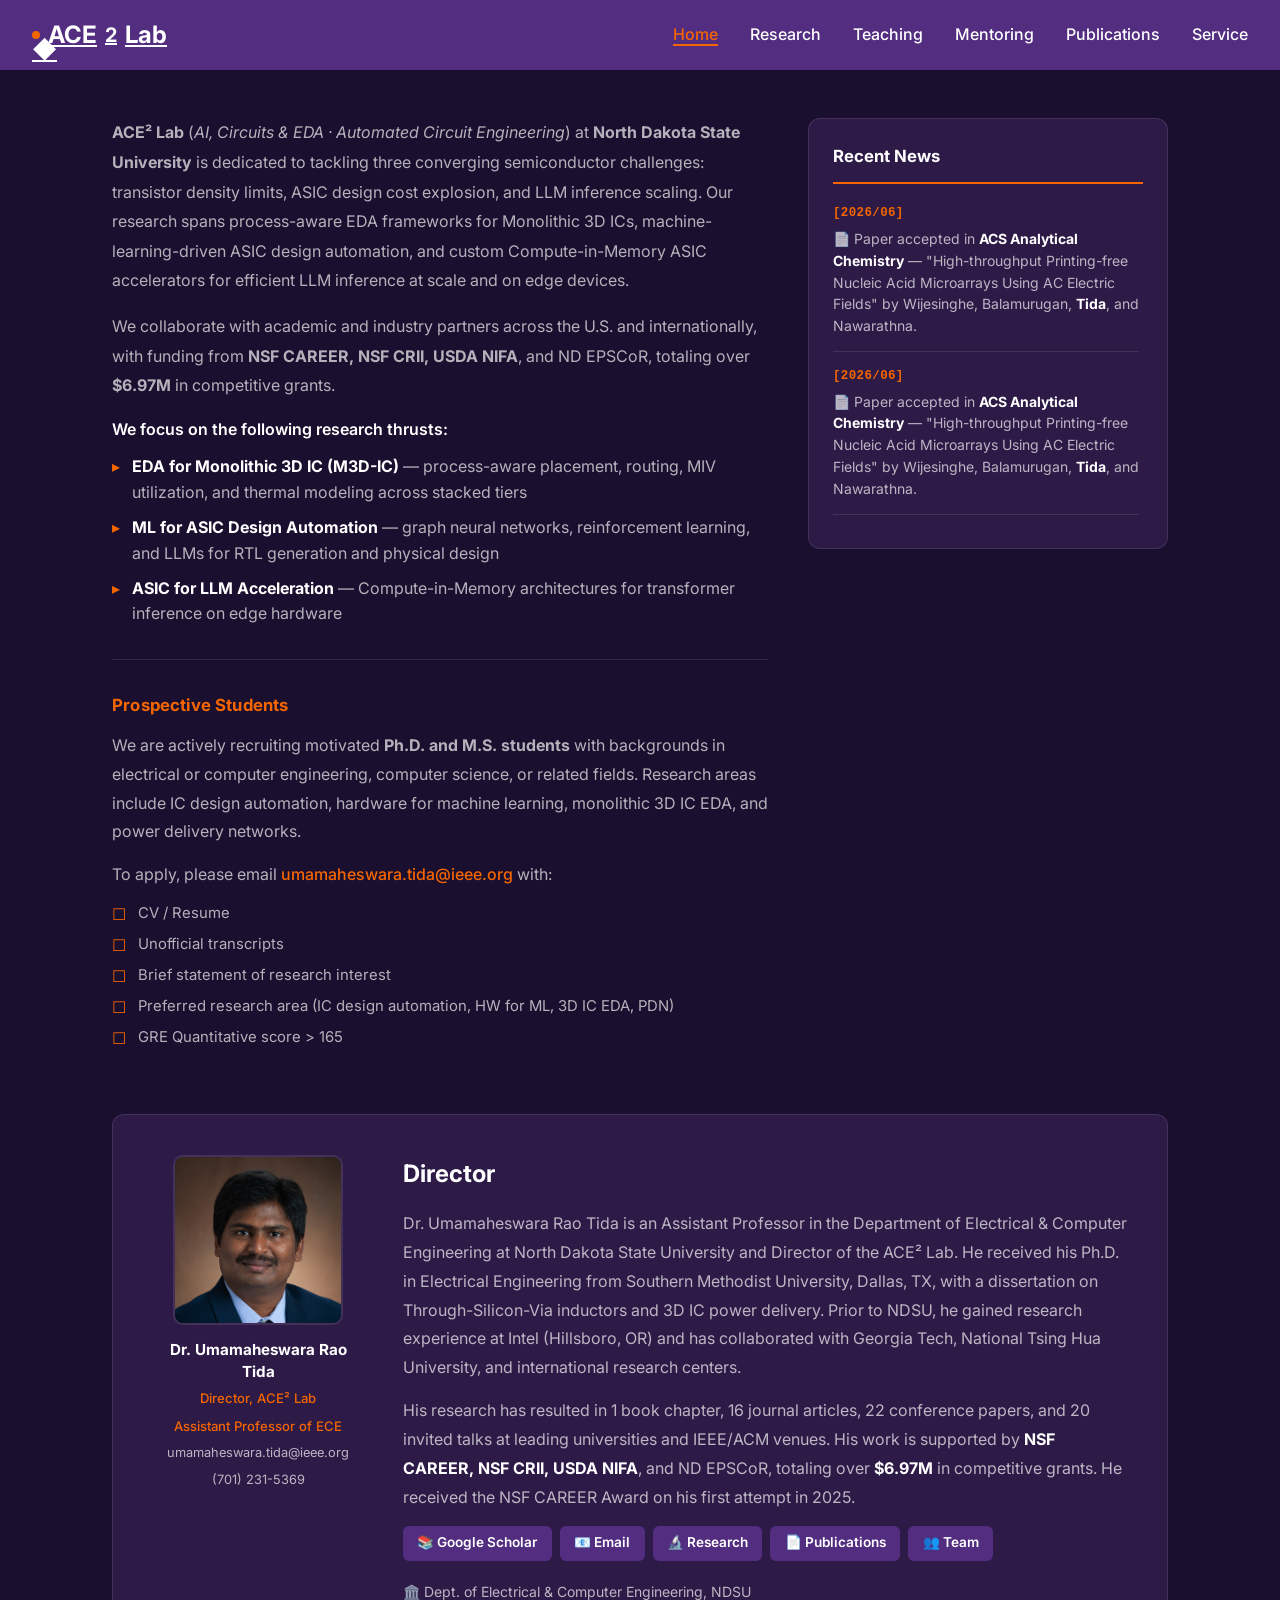
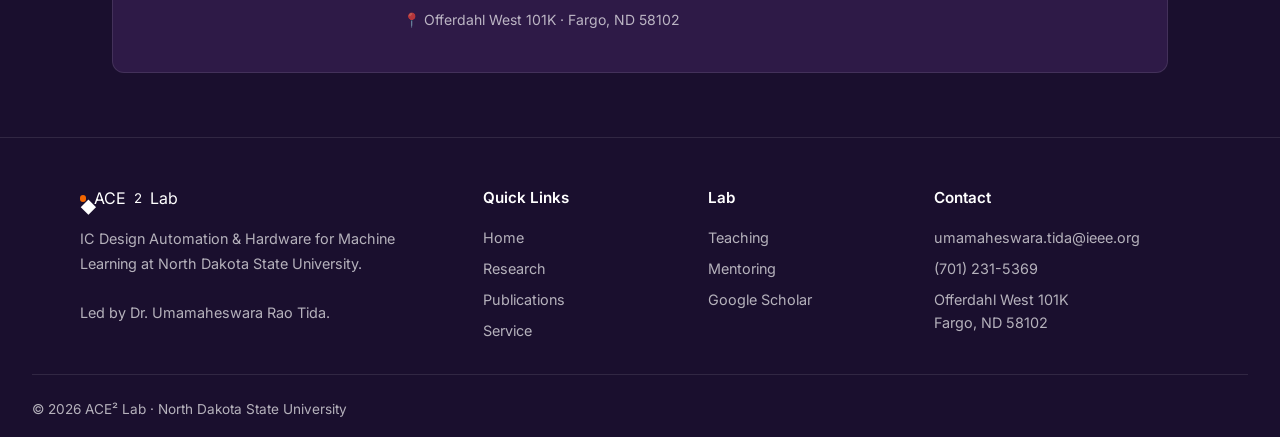
<file: index.html>
<!DOCTYPE html>
<html lang="en">
<head>
  <meta charset="UTF-8" />
  <meta name="viewport" content="width=device-width, initial-scale=1.0" />
  <meta name="description" content="ACE² Lab — IC Design Automation &amp; Hardware for Machine Learning at NDSU, led by Dr. Umamaheswara Rao Tida." />
  <title>ACE² Lab @ NDSU</title>
  <link rel="stylesheet" href="style.css" />
</head>
<body>

<!-- ── NAVBAR ──────────────────────────────────────── -->
<nav class="navbar">
  <a href="index.html" class="navbar-brand"><span class="dot">◆</span> ACE<sup>2</sup> Lab</a>
  <ul class="navbar-links">
    <li><a href="index.html" class="active">Home</a></li>
    <li><a href="research.html">Research</a></li>
    <li><a href="teaching.html">Teaching</a></li>
    <li><a href="mentoring.html">Mentoring</a></li>
    <li><a href="publications.html">Publications</a></li>
    <li><a href="service.html">Service</a></li>
  </ul>
</nav>

<!-- ── HOME WRAPPER ────────────────────────────────── -->
<div class="home-wrapper">

  <!-- TWO-COLUMN GRID -->
  <div class="home-grid">

    <!-- LEFT: Lab overview -->
    <div class="home-left">
      <p class="home-intro">
        <strong>ACE² Lab</strong> (<em>AI, Circuits &amp; EDA · Automated Circuit Engineering</em>) at
        <strong>North Dakota State University</strong> is dedicated to tackling three converging
        semiconductor challenges: transistor density limits, ASIC design cost explosion, and LLM
        inference scaling. Our research spans process-aware EDA frameworks for Monolithic 3D ICs,
        machine-learning-driven ASIC design automation, and custom Compute-in-Memory ASIC accelerators
        for efficient LLM inference at scale and on edge devices.
      </p>
      <p class="home-intro">
        We collaborate with academic and industry partners across the U.S. and internationally,
        with funding from <strong>NSF CAREER, NSF CRII, USDA NIFA</strong>, and ND EPSCoR,
        totaling over <strong>$6.97M</strong> in competitive grants.
      </p>

      <p class="home-thrust-label">We focus on the following research thrusts:</p>
      <ul class="home-research-list">
        <li><strong>EDA for Monolithic 3D IC (M3D-IC)</strong> — process-aware placement, routing, MIV utilization, and thermal modeling across stacked tiers</li>
        <li><strong>ML for ASIC Design Automation</strong> — graph neural networks, reinforcement learning, and LLMs for RTL generation and physical design</li>
        <li><strong>ASIC for LLM Acceleration</strong> — Compute-in-Memory architectures for transformer inference on edge hardware</li>
      </ul>

      <div class="home-divider"></div>

      <h3 class="home-section-title">Prospective Students</h3>
      <p class="home-text">
        We are actively recruiting motivated <strong>Ph.D. and M.S. students</strong> with backgrounds
        in electrical or computer engineering, computer science, or related fields.
        Research areas include IC design automation, hardware for machine learning,
        monolithic 3D IC EDA, and power delivery networks.
      </p>
      <p class="home-text">
        To apply, please email
        <a href="mailto:umamaheswara.tida@ieee.org" class="home-link">umamaheswara.tida@ieee.org</a> with:
      </p>
      <ul class="apply-checklist">
        <li>CV / Resume</li>
        <li>Unofficial transcripts</li>
        <li>Brief statement of research interest</li>
        <li>Preferred research area (IC design automation, HW for ML, 3D IC EDA, PDN)</li>
        <li>GRE Quantitative score &gt; 165</li>
      </ul>
    </div>

    <!-- RIGHT: News sidebar -->
    <div class="home-right">
      <h3 class="sidebar-title">Recent News</h3>
      <div class="news-feed">
        <div class="news-feed-item">
          <span class="news-tag">[2026/06]</span>
          <span>📄 Paper accepted in <strong>ACS Analytical Chemistry</strong> — "High-throughput Printing-free Nucleic Acid Microarrays Using AC Electric Fields" by Wijesinghe, Balamurugan, <strong>Tida</strong>, and Nawarathna.</span>
        </div>

                <div class="news-feed-item">
          <span class="news-tag">[2026/06]</span>
          <span>📄 Paper accepted in <strong>ACS Analytical Chemistry</strong> — &quot;High-throughput Printing-free Nucleic Acid Microarrays Using AC Electric Fields&quot; by Wijesinghe, Balamurugan, <strong>Tida</strong>, and Nawarathna.</span>
        </div>

        <div class="news-feed-item">
          <span class="news-tag">[2026/06]</span>
          <span>🏛️ <strong>Dr. Tida</strong> is attending <strong>ISCA 2026</strong> — the 53rd International Symposium on Computer Architecture, June 27 – July 1 at the Raleigh Convention Center, Raleigh, USA.</span>
        </div>
        
        <div class="news-feed-item">
          <span class="news-tag">[2026/06]</span>
          <span>🎓 <strong>Dr. Tida</strong> receives <strong>NSF REU</strong> funding to support <strong>Abhijna Kavasseri</strong> (Princeton University) on EDA automation for Monolithic 3D integration.</span>
        </div>


        <div class="news-feed-item">
          <span class="news-tag">[2026/06]</span>
          <span>🏛️ <strong>Dr. Tida</strong> attended the NSF EPSCoR Midwest Summit in Kansas City (June 7–9, 2026).</span>
        </div>

                <div class="news-feed-item">
          <span class="news-tag">[2026/06]</span>
          <span>🏛️ <strong>Dr. Tida</strong> attended the Future Manufacturing Conference in Washington D.C. (June 4–5, 2026).</span>
        </div>

                <div class="news-feed-item">
          <span class="news-tag">[2026/06]</span>
          <span>📄 Paper accepted at <strong>APPT 2026</strong> (17th International Symposium on Advanced Parallel Processing Technology) — "SysVCoder: An LLM-Driven Framework for Systematic Generation of System-Level Design."</span>
        </div>

        <div class="news-feed-item">
          <span class="news-tag">[2026/06]</span>
          <span>📄 Paper published in <strong>High-Confidence Computing</strong> — "SoK: Towards a User-Centric, Privacy-Preserving, and Reliable AI Agent via On-Device LLM Personalization."</span>
        </div>

        <div class="news-feed-item">
          <span class="news-tag">[2026/04]</span>
          <span>🏆 <strong>Navya Goli</strong> wins 2nd place at the Agentic AI Design Verification Challenge at ISQED 2026, achieving the top score in Phase 2: Coverage Closure.</span>
        </div>

        <div class="news-feed-item">
          <span class="news-tag">[2026/03]</span>
          <span>🏛️ Dr. Tida attended the <strong>NSF Workshop on Agents for Chip Design Automation</strong> hosted at UCLA.</span>
        </div>

        <div class="news-feed-item">
          <span class="news-tag">[2026/02]</span>
          <span>📄 New paper: <strong>CQ-CiM</strong> — hardware-aware embedding shaping for robust CiM-based retrieval. Accepted at <strong>DAC 2026</strong>.</span>
        </div>

        <div class="news-feed-item">
          <span class="news-tag">[2025/06]</span>
          <span>🌐 Dr. Tida receives <strong>NSF IRES Award</strong> as Co-PI for international research experiences on RFID Sensing Systems with ML.</span>
        </div>

        <div class="news-feed-item">
          <span class="news-tag">[2025/04]</span>
          <span>📄 New preprint: <strong>ComplexVCoder</strong> — LLM framework for complex Verilog RTL generation (arXiv:2504.20653).</span>
        </div>

        <div class="news-feed-item">
          <span class="news-tag">[2025/02]</span>
          <span>🏆 Dr. Tida receives the <strong>NSF CAREER Award</strong> ($553K, 2025–2030) for process-aware EDA for M3D integration — awarded on first attempt.</span>
        </div>

        <div class="news-feed-item">
          <span class="news-tag">[2025/01]</span>
          <span>📄 Paper published in <strong>PLOS ONE</strong>: Automating amino acid identification in elliptical dichroism spectrometers with ML.</span>
        </div>

        <div class="news-feed-item">
          <span class="news-tag">[2024]</span>
          <span>📄 Two papers at <strong>ISVLSI 2024</strong> on compact 6T-SRAM design and Monolithic 3D integration design considerations.</span>
        </div>

      </div>
    </div>

  </div><!-- end home-grid -->

  <!-- DIRECTOR SECTION -->
  <div class="director-section">

    <div class="director-photo-col">
      <img src="Tida_Umamaheswara.jpg" alt="Dr. Umamaheswara Rao Tida" class="director-img" />
      <div class="director-name">Dr. Umamaheswara Rao Tida</div>
      <div class="director-role">Director, ACE² Lab</div>
      <div class="director-role">Assistant Professor of ECE</div>
      <a href="mailto:umamaheswara.tida@ieee.org" class="director-email">umamaheswara.tida@ieee.org</a>
      <a href="tel:+17012315369" class="director-email">(701) 231-5369</a>
    </div>

    <div class="director-bio-col">
      <h2 class="director-heading">Director</h2>
      <p class="director-bio-text">
        Dr. Umamaheswara Rao Tida is an Assistant Professor in the Department of Electrical &amp;
        Computer Engineering at North Dakota State University and Director of the ACE² Lab.
        He received his Ph.D. in Electrical Engineering from Southern Methodist University, Dallas, TX,
        with a dissertation on Through-Silicon-Via inductors and 3D IC power delivery.
        Prior to NDSU, he gained research experience at Intel (Hillsboro, OR) and has collaborated
        with Georgia Tech, National Tsing Hua University, and international research centers.
      </p>
      <p class="director-bio-text">
        His research has resulted in 1 book chapter, 16 journal articles, 22 conference papers,
        and 20 invited talks at leading universities and IEEE/ACM venues. His work is supported
        by <strong>NSF CAREER, NSF CRII, USDA NIFA</strong>, and ND EPSCoR, totaling over
        <strong>$6.97M</strong> in competitive grants. He received the NSF CAREER Award on his
        first attempt in 2025.
      </p>
      <div class="director-links">
        <a href="https://scholar.google.com/citations?user=gwUrkUwAAAAJ" target="_blank" class="dir-link-btn">📚 Google Scholar</a>
        <a href="mailto:umamaheswara.tida@ieee.org" class="dir-link-btn">📧 Email</a>
        <a href="research.html" class="dir-link-btn">🔬 Research</a>
        <a href="publications.html" class="dir-link-btn">📄 Publications</a>
        <a href="mentoring.html" class="dir-link-btn">👥 Team</a>
      </div>
      <div class="director-contact">
        <span>🏛️ Dept. of Electrical &amp; Computer Engineering, NDSU</span>
        <span>📍 Offerdahl West 101K · Fargo, ND 58102</span>
      </div>
    </div>

  </div><!-- end director-section -->

</div><!-- end home-wrapper -->

<!-- ── FOOTER ──────────────────────────────────────── -->
<footer>
  <div class="footer-inner">
    <div>
      <div class="footer-brand"><span class="dot">◆</span> ACE<sup>2</sup> Lab</div>
      <p class="footer-tagline">IC Design Automation &amp; Hardware for Machine Learning at North Dakota State University.<br><br>Led by Dr. Umamaheswara Rao Tida.</p>
    </div>
    <div class="footer-col">
      <h4>Quick Links</h4>
      <a href="index.html">Home</a>
      <a href="research.html">Research</a>
      <a href="publications.html">Publications</a>
      <a href="service.html">Service</a>
    </div>
    <div class="footer-col">
      <h4>Lab</h4>
      <a href="teaching.html">Teaching</a>
      <a href="mentoring.html">Mentoring</a>
      <a href="https://scholar.google.com/citations?user=gwUrkUwAAAAJ" target="_blank">Google Scholar</a>
    </div>
    <div class="footer-col">
      <h4>Contact</h4>
      <a href="mailto:umamaheswara.tida@ieee.org">umamaheswara.tida@ieee.org</a>
      <a href="tel:+17012315369">(701) 231-5369</a>
      <a href="#">Offerdahl West 101K<br>Fargo, ND 58102</a>
    </div>
  </div>
  <div class="footer-bottom">
    <span>© 2026 ACE² Lab · North Dakota State University</span>
  </div>
</footer>

</body>
</html>
</file>
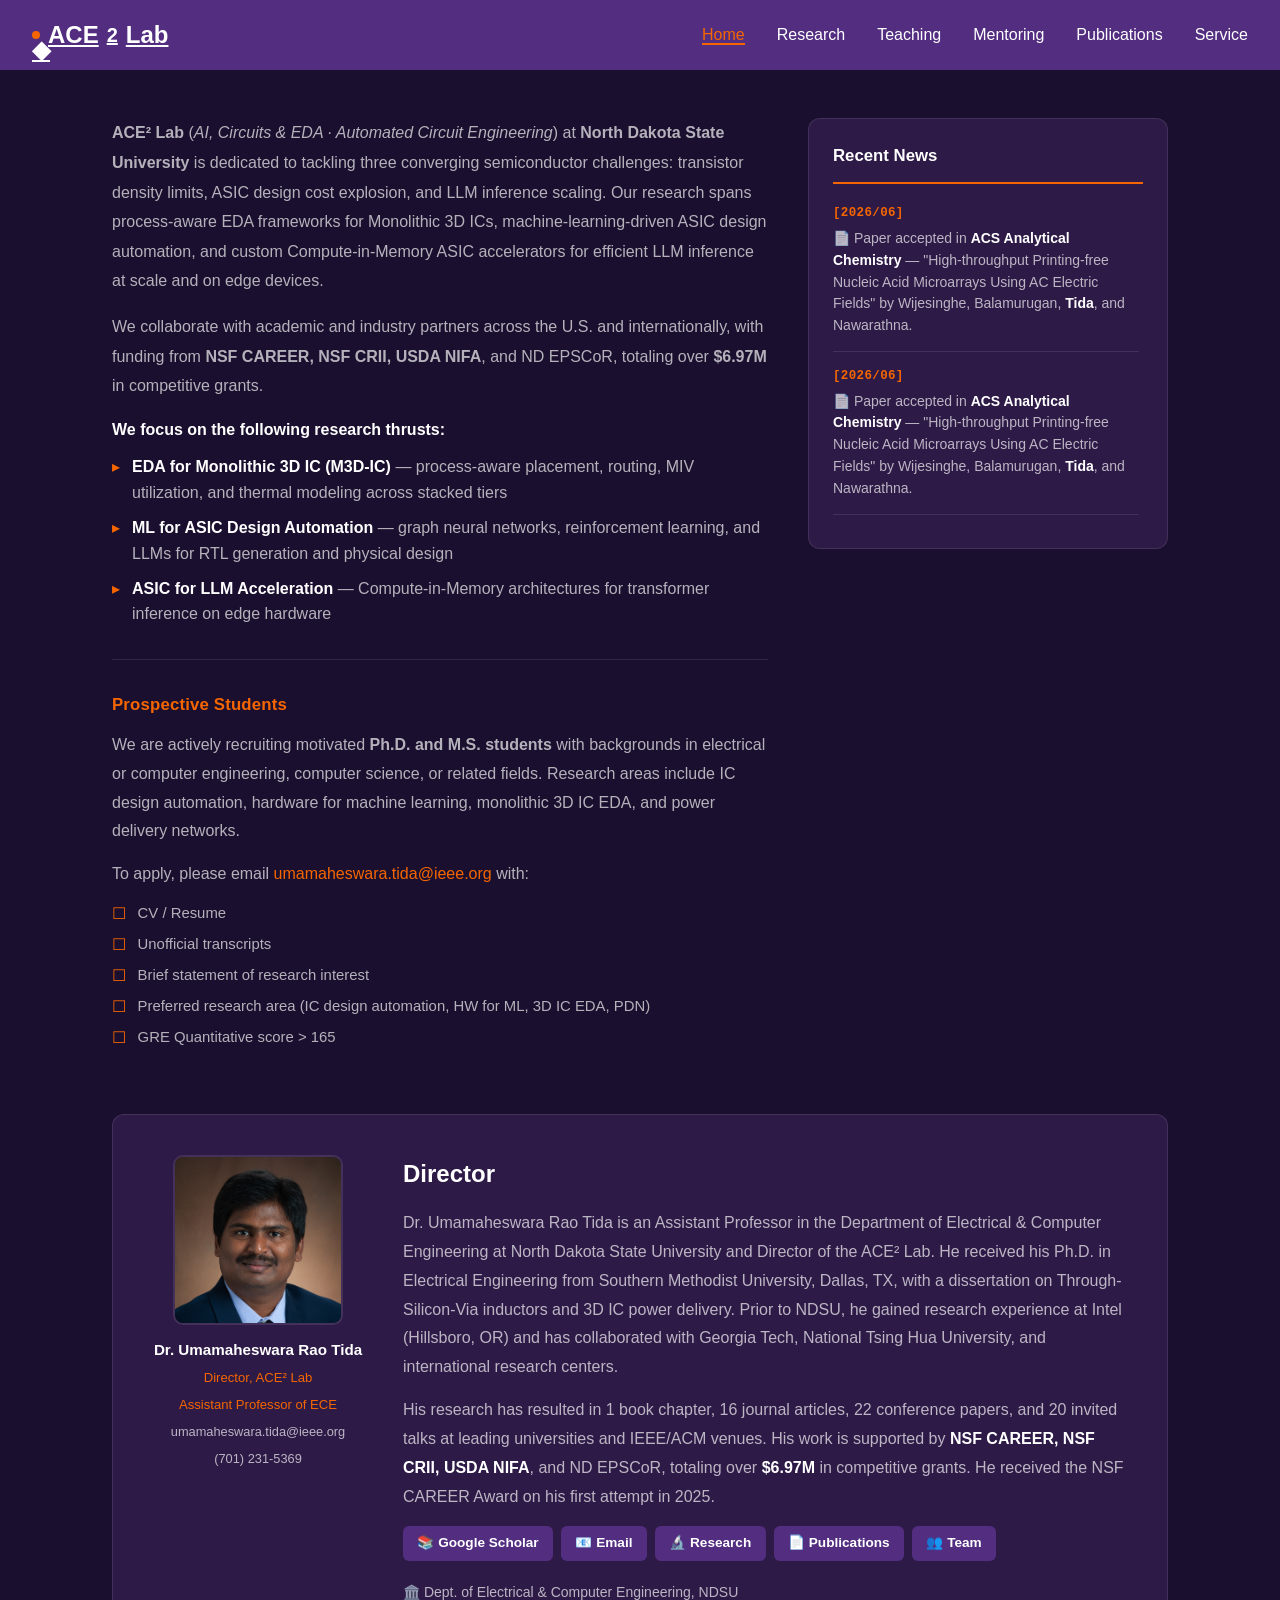
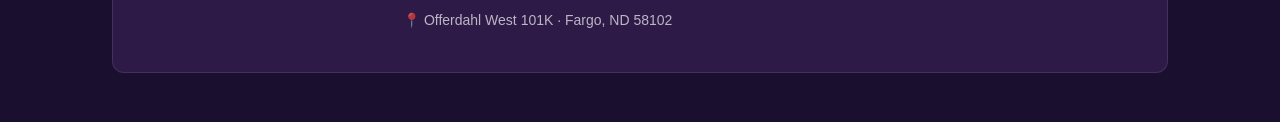
<file: contact.html>
<!DOCTYPE html>
<html lang="en">
<head>
  <meta charset="UTF-8" />
  <meta http-equiv="refresh" content="0; url=index.html" />
  <title>Redirecting…</title>
</head>
<body>
  <p>Redirecting to <a href="index.html">home page</a>…</p>
</body>
</html>
</file>
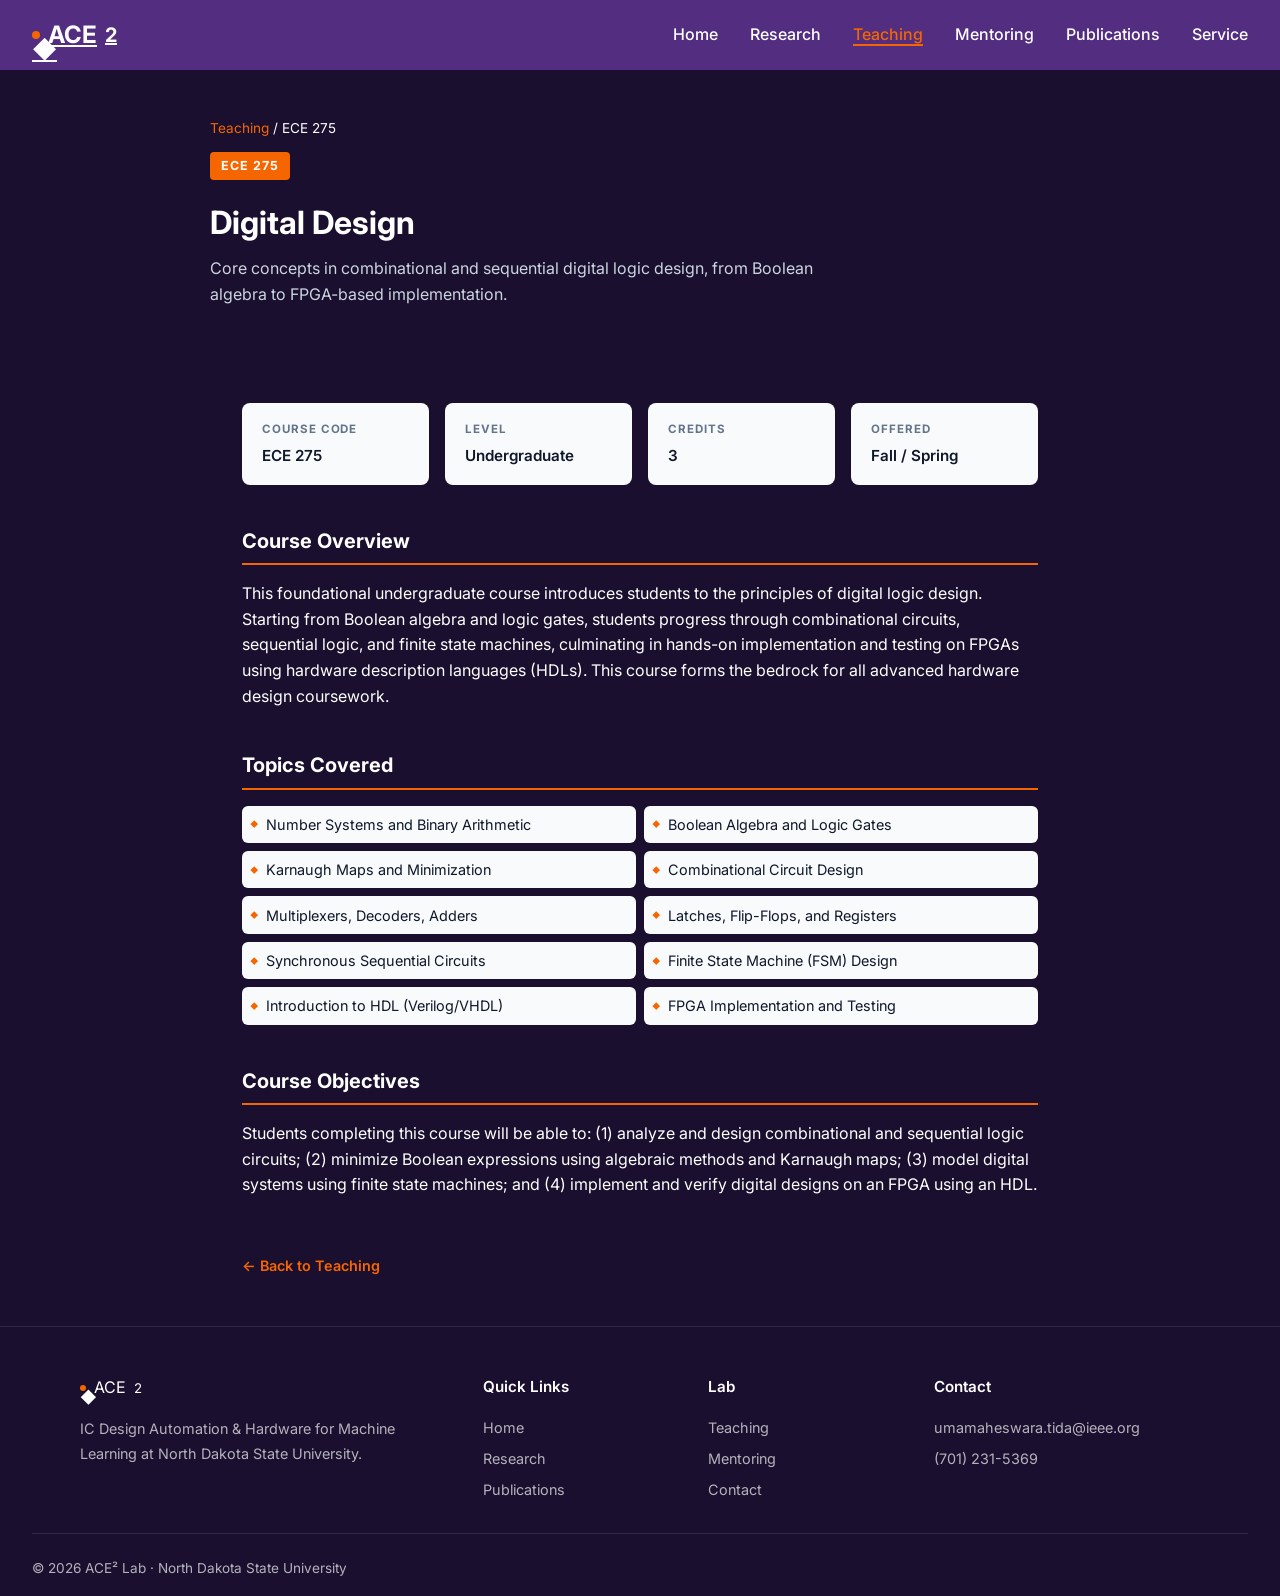
<file: course-ece275.html>
<!DOCTYPE html>
<html lang="en">
<head>
  <meta charset="UTF-8" />
  <meta name="viewport" content="width=device-width, initial-scale=1.0" />
  <meta name="description" content="ECE 275 – Digital Design. Undergraduate course at NDSU taught by Dr. Umamaheswara Rao Tida." />
  <title>ECE 275 – Digital Design | ACE² @ NDSU</title>
  <link rel="stylesheet" href="style.css" />
  <style>
    .course-hero { background: var(--dark); color: #fff; padding: 3rem 2rem; }
    .course-hero .breadcrumb { font-size: 0.85rem; color: var(--muted); margin-bottom: 0.75rem; }
    .course-hero .breadcrumb a { color: var(--orange); text-decoration: none; }
    .course-hero .course-tag { display: inline-block; background: var(--orange); color: #fff; font-size: 0.78rem; font-weight: 700; letter-spacing: 0.08em; padding: 0.25rem 0.7rem; border-radius: 4px; margin-bottom: 0.75rem; }
    .course-hero h1 { font-size: 2rem; margin: 0.3rem 0 0.5rem; }
    .course-hero p { color: #cbd5e1; max-width: 640px; }
    .course-body { max-width: 860px; margin: 0 auto; padding: 3rem 2rem; }
    .course-meta-grid { display: grid; grid-template-columns: repeat(auto-fit, minmax(160px, 1fr)); gap: 1rem; margin-bottom: 2.5rem; }
    .course-meta-card { background: var(--card-bg, #f8fafc); border: 1px solid var(--border, #e2e8f0); border-radius: 8px; padding: 1rem 1.2rem; }
    .course-meta-card .label { font-size: 0.72rem; font-weight: 700; letter-spacing: 0.08em; color: var(--muted, #64748b); text-transform: uppercase; margin-bottom: 0.3rem; }
    .course-meta-card .value { font-size: 0.95rem; font-weight: 600; color: var(--dark, #0f172a); }
    .course-section { margin-bottom: 2.5rem; }
    .course-section h2 { font-size: 1.25rem; border-bottom: 2px solid var(--orange); padding-bottom: 0.4rem; margin-bottom: 1rem; color: var(--dark); }
    .topic-list { list-style: none; padding: 0; display: grid; grid-template-columns: 1fr 1fr; gap: 0.5rem; }
    .topic-list li { padding: 0.45rem 0.75rem 0.45rem 1.5rem; position: relative; background: var(--card-bg, #f8fafc); border-radius: 6px; font-size: 0.9rem; }
    .topic-list li::before { content: "◆"; color: var(--orange); position: absolute; left: 0.5rem; font-size: 0.5rem; top: 50%; transform: translateY(-50%); }
    .back-link { display: inline-flex; align-items: center; gap: 0.4rem; color: var(--orange); text-decoration: none; font-weight: 600; font-size: 0.9rem; margin-top: 1rem; }
    .back-link:hover { text-decoration: underline; }
    @media (max-width: 600px) { .topic-list { grid-template-columns: 1fr; } }
  </style>
</head>
<body>
<nav class="navbar">
  <a href="index.html" class="navbar-brand"><span class="dot">◆</span> ACE<sup>2</sup></a>
  <ul class="navbar-links">
    <li><a href="index.html">Home</a></li>
    <li><a href="research.html">Research</a></li>
    <li><a href="teaching.html" class="active">Teaching</a></li>
    <li><a href="mentoring.html">Mentoring</a></li>
    <li><a href="publications.html">Publications</a></li>
    <li><a href="service.html">Service</a></li>
  </ul>
</nav>
<div class="course-hero">
  <div style="max-width:860px; margin:0 auto;">
    <div class="breadcrumb"><a href="teaching.html">Teaching</a> / ECE 275</div>
    <div class="course-tag">ECE 275</div>
    <h1>Digital Design</h1>
    <p>Core concepts in combinational and sequential digital logic design, from Boolean algebra to FPGA-based implementation.</p>
  </div>
</div>
<div class="course-body">
  <div class="course-meta-grid">
    <div class="course-meta-card"><div class="label">Course Code</div><div class="value">ECE 275</div></div>
    <div class="course-meta-card"><div class="label">Level</div><div class="value">Undergraduate</div></div>
    <div class="course-meta-card"><div class="label">Credits</div><div class="value">3</div></div>
    <div class="course-meta-card"><div class="label">Offered</div><div class="value">Fall / Spring</div></div>
  </div>
  <div class="course-section">
    <h2>Course Overview</h2>
    <p>This foundational undergraduate course introduces students to the principles of digital logic design. Starting from Boolean algebra and logic gates, students progress through combinational circuits, sequential logic, and finite state machines, culminating in hands-on implementation and testing on FPGAs using hardware description languages (HDLs). This course forms the bedrock for all advanced hardware design coursework.</p>
  </div>
  <div class="course-section">
    <h2>Topics Covered</h2>
    <ul class="topic-list">
      <li>Number Systems and Binary Arithmetic</li>
      <li>Boolean Algebra and Logic Gates</li>
      <li>Karnaugh Maps and Minimization</li>
      <li>Combinational Circuit Design</li>
      <li>Multiplexers, Decoders, Adders</li>
      <li>Latches, Flip-Flops, and Registers</li>
      <li>Synchronous Sequential Circuits</li>
      <li>Finite State Machine (FSM) Design</li>
      <li>Introduction to HDL (Verilog/VHDL)</li>
      <li>FPGA Implementation and Testing</li>
    </ul>
  </div>
  <div class="course-section">
    <h2>Course Objectives</h2>
    <p>Students completing this course will be able to: (1) analyze and design combinational and sequential logic circuits; (2) minimize Boolean expressions using algebraic methods and Karnaugh maps; (3) model digital systems using finite state machines; and (4) implement and verify digital designs on an FPGA using an HDL.</p>
  </div>
  <a href="teaching.html" class="back-link">← Back to Teaching</a>
</div>
<footer>
  <div class="footer-inner">
    <div><div class="footer-brand"><span class="dot">◆</span> ACE<sup>2</sup></div><p class="footer-tagline">IC Design Automation &amp; Hardware for Machine Learning at North Dakota State University.</p></div>
    <div class="footer-col"><h4>Quick Links</h4><a href="index.html">Home</a><a href="research.html">Research</a><a href="publications.html">Publications</a></div>
    <div class="footer-col"><h4>Lab</h4><a href="teaching.html">Teaching</a><a href="mentoring.html">Mentoring</a><a href="contact.html">Contact</a></div>
    <div class="footer-col"><h4>Contact</h4><a href="mailto:umamaheswara.tida@ieee.org">umamaheswara.tida@ieee.org</a><a href="tel:+17012315369">(701) 231-5369</a></div>
  </div>
  <div class="footer-bottom"><span>© 2026 ACE² Lab · North Dakota State University</span></div>
</footer>
</body>
</html>
</file>
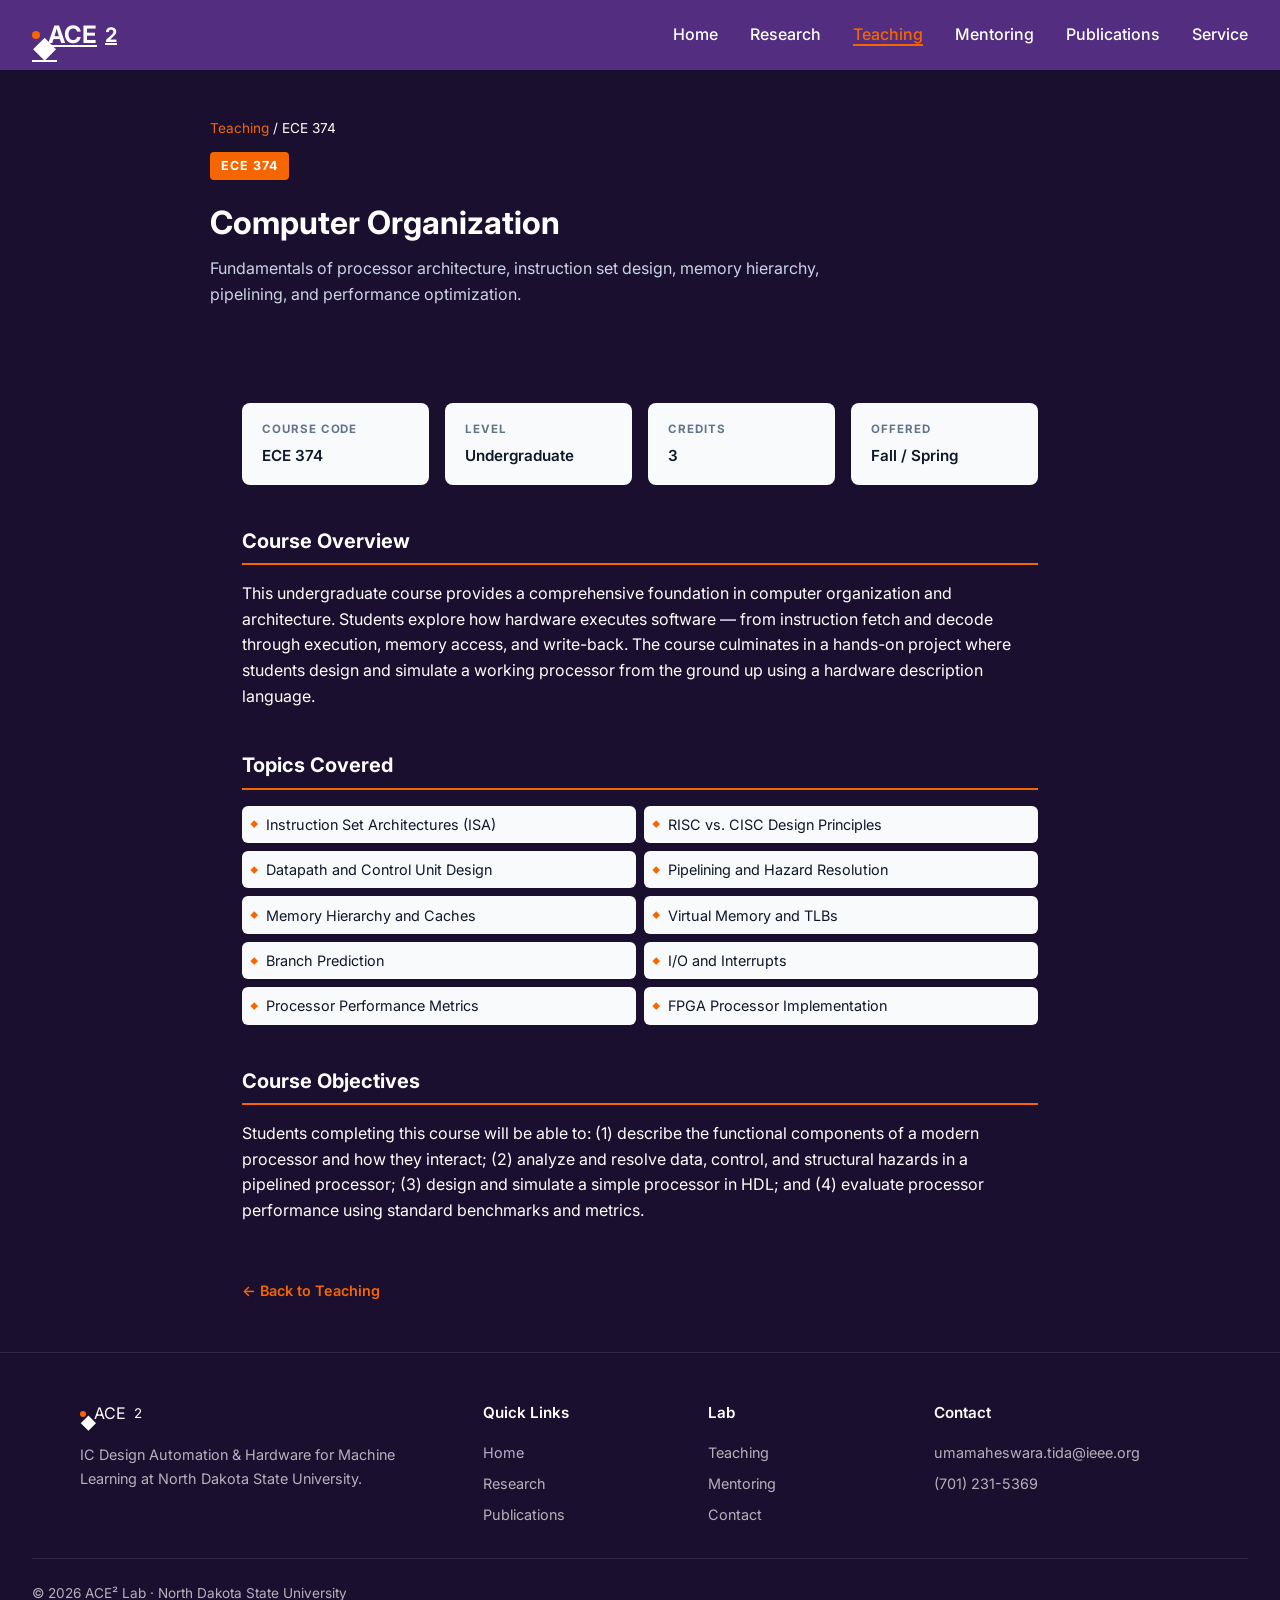
<file: course-ece374.html>
<!DOCTYPE html>
<html lang="en">
<head>
  <meta charset="UTF-8" />
  <meta name="viewport" content="width=device-width, initial-scale=1.0" />
  <meta name="description" content="ECE 374 – Computer Organization. Undergraduate course at NDSU taught by Dr. Umamaheswara Rao Tida." />
  <title>ECE 374 – Computer Organization | ACE² @ NDSU</title>
  <link rel="stylesheet" href="style.css" />
  <style>
    .course-hero { background: var(--dark); color: #fff; padding: 3rem 2rem; }
    .course-hero .breadcrumb { font-size: 0.85rem; color: var(--muted); margin-bottom: 0.75rem; }
    .course-hero .breadcrumb a { color: var(--orange); text-decoration: none; }
    .course-hero .course-tag { display: inline-block; background: var(--orange); color: #fff; font-size: 0.78rem; font-weight: 700; letter-spacing: 0.08em; padding: 0.25rem 0.7rem; border-radius: 4px; margin-bottom: 0.75rem; }
    .course-hero h1 { font-size: 2rem; margin: 0.3rem 0 0.5rem; }
    .course-hero p { color: #cbd5e1; max-width: 640px; }
    .course-body { max-width: 860px; margin: 0 auto; padding: 3rem 2rem; }
    .course-meta-grid { display: grid; grid-template-columns: repeat(auto-fit, minmax(160px, 1fr)); gap: 1rem; margin-bottom: 2.5rem; }
    .course-meta-card { background: var(--card-bg, #f8fafc); border: 1px solid var(--border, #e2e8f0); border-radius: 8px; padding: 1rem 1.2rem; }
    .course-meta-card .label { font-size: 0.72rem; font-weight: 700; letter-spacing: 0.08em; color: var(--muted, #64748b); text-transform: uppercase; margin-bottom: 0.3rem; }
    .course-meta-card .value { font-size: 0.95rem; font-weight: 600; color: var(--dark, #0f172a); }
    .course-section { margin-bottom: 2.5rem; }
    .course-section h2 { font-size: 1.25rem; border-bottom: 2px solid var(--orange); padding-bottom: 0.4rem; margin-bottom: 1rem; color: var(--dark); }
    .topic-list { list-style: none; padding: 0; display: grid; grid-template-columns: 1fr 1fr; gap: 0.5rem; }
    .topic-list li { padding: 0.45rem 0.75rem 0.45rem 1.5rem; position: relative; background: var(--card-bg, #f8fafc); border-radius: 6px; font-size: 0.9rem; }
    .topic-list li::before { content: "◆"; color: var(--orange); position: absolute; left: 0.5rem; font-size: 0.5rem; top: 50%; transform: translateY(-50%); }
    .back-link { display: inline-flex; align-items: center; gap: 0.4rem; color: var(--orange); text-decoration: none; font-weight: 600; font-size: 0.9rem; margin-top: 1rem; }
    .back-link:hover { text-decoration: underline; }
    @media (max-width: 600px) { .topic-list { grid-template-columns: 1fr; } }
  </style>
</head>
<body>
<nav class="navbar">
  <a href="index.html" class="navbar-brand"><span class="dot">◆</span> ACE<sup>2</sup></a>
  <ul class="navbar-links">
    <li><a href="index.html">Home</a></li>
    <li><a href="research.html">Research</a></li>
    <li><a href="teaching.html" class="active">Teaching</a></li>
    <li><a href="mentoring.html">Mentoring</a></li>
    <li><a href="publications.html">Publications</a></li>
    <li><a href="service.html">Service</a></li>
  </ul>
</nav>
<div class="course-hero">
  <div style="max-width:860px; margin:0 auto;">
    <div class="breadcrumb"><a href="teaching.html">Teaching</a> / ECE 374</div>
    <div class="course-tag">ECE 374</div>
    <h1>Computer Organization</h1>
    <p>Fundamentals of processor architecture, instruction set design, memory hierarchy, pipelining, and performance optimization.</p>
  </div>
</div>
<div class="course-body">
  <div class="course-meta-grid">
    <div class="course-meta-card"><div class="label">Course Code</div><div class="value">ECE 374</div></div>
    <div class="course-meta-card"><div class="label">Level</div><div class="value">Undergraduate</div></div>
    <div class="course-meta-card"><div class="label">Credits</div><div class="value">3</div></div>
    <div class="course-meta-card"><div class="label">Offered</div><div class="value">Fall / Spring</div></div>
  </div>
  <div class="course-section">
    <h2>Course Overview</h2>
    <p>This undergraduate course provides a comprehensive foundation in computer organization and architecture. Students explore how hardware executes software — from instruction fetch and decode through execution, memory access, and write-back. The course culminates in a hands-on project where students design and simulate a working processor from the ground up using a hardware description language.</p>
  </div>
  <div class="course-section">
    <h2>Topics Covered</h2>
    <ul class="topic-list">
      <li>Instruction Set Architectures (ISA)</li>
      <li>RISC vs. CISC Design Principles</li>
      <li>Datapath and Control Unit Design</li>
      <li>Pipelining and Hazard Resolution</li>
      <li>Memory Hierarchy and Caches</li>
      <li>Virtual Memory and TLBs</li>
      <li>Branch Prediction</li>
      <li>I/O and Interrupts</li>
      <li>Processor Performance Metrics</li>
      <li>FPGA Processor Implementation</li>
    </ul>
  </div>
  <div class="course-section">
    <h2>Course Objectives</h2>
    <p>Students completing this course will be able to: (1) describe the functional components of a modern processor and how they interact; (2) analyze and resolve data, control, and structural hazards in a pipelined processor; (3) design and simulate a simple processor in HDL; and (4) evaluate processor performance using standard benchmarks and metrics.</p>
  </div>
  <a href="teaching.html" class="back-link">← Back to Teaching</a>
</div>
<footer>
  <div class="footer-inner">
    <div><div class="footer-brand"><span class="dot">◆</span> ACE<sup>2</sup></div><p class="footer-tagline">IC Design Automation &amp; Hardware for Machine Learning at North Dakota State University.</p></div>
    <div class="footer-col"><h4>Quick Links</h4><a href="index.html">Home</a><a href="research.html">Research</a><a href="publications.html">Publications</a></div>
    <div class="footer-col"><h4>Lab</h4><a href="teaching.html">Teaching</a><a href="mentoring.html">Mentoring</a><a href="contact.html">Contact</a></div>
    <div class="footer-col"><h4>Contact</h4><a href="mailto:umamaheswara.tida@ieee.org">umamaheswara.tida@ieee.org</a><a href="tel:+17012315369">(701) 231-5369</a></div>
  </div>
  <div class="footer-bottom"><span>© 2026 ACE² Lab · North Dakota State University</span></div>
</footer>
</body>
</html>
</file>
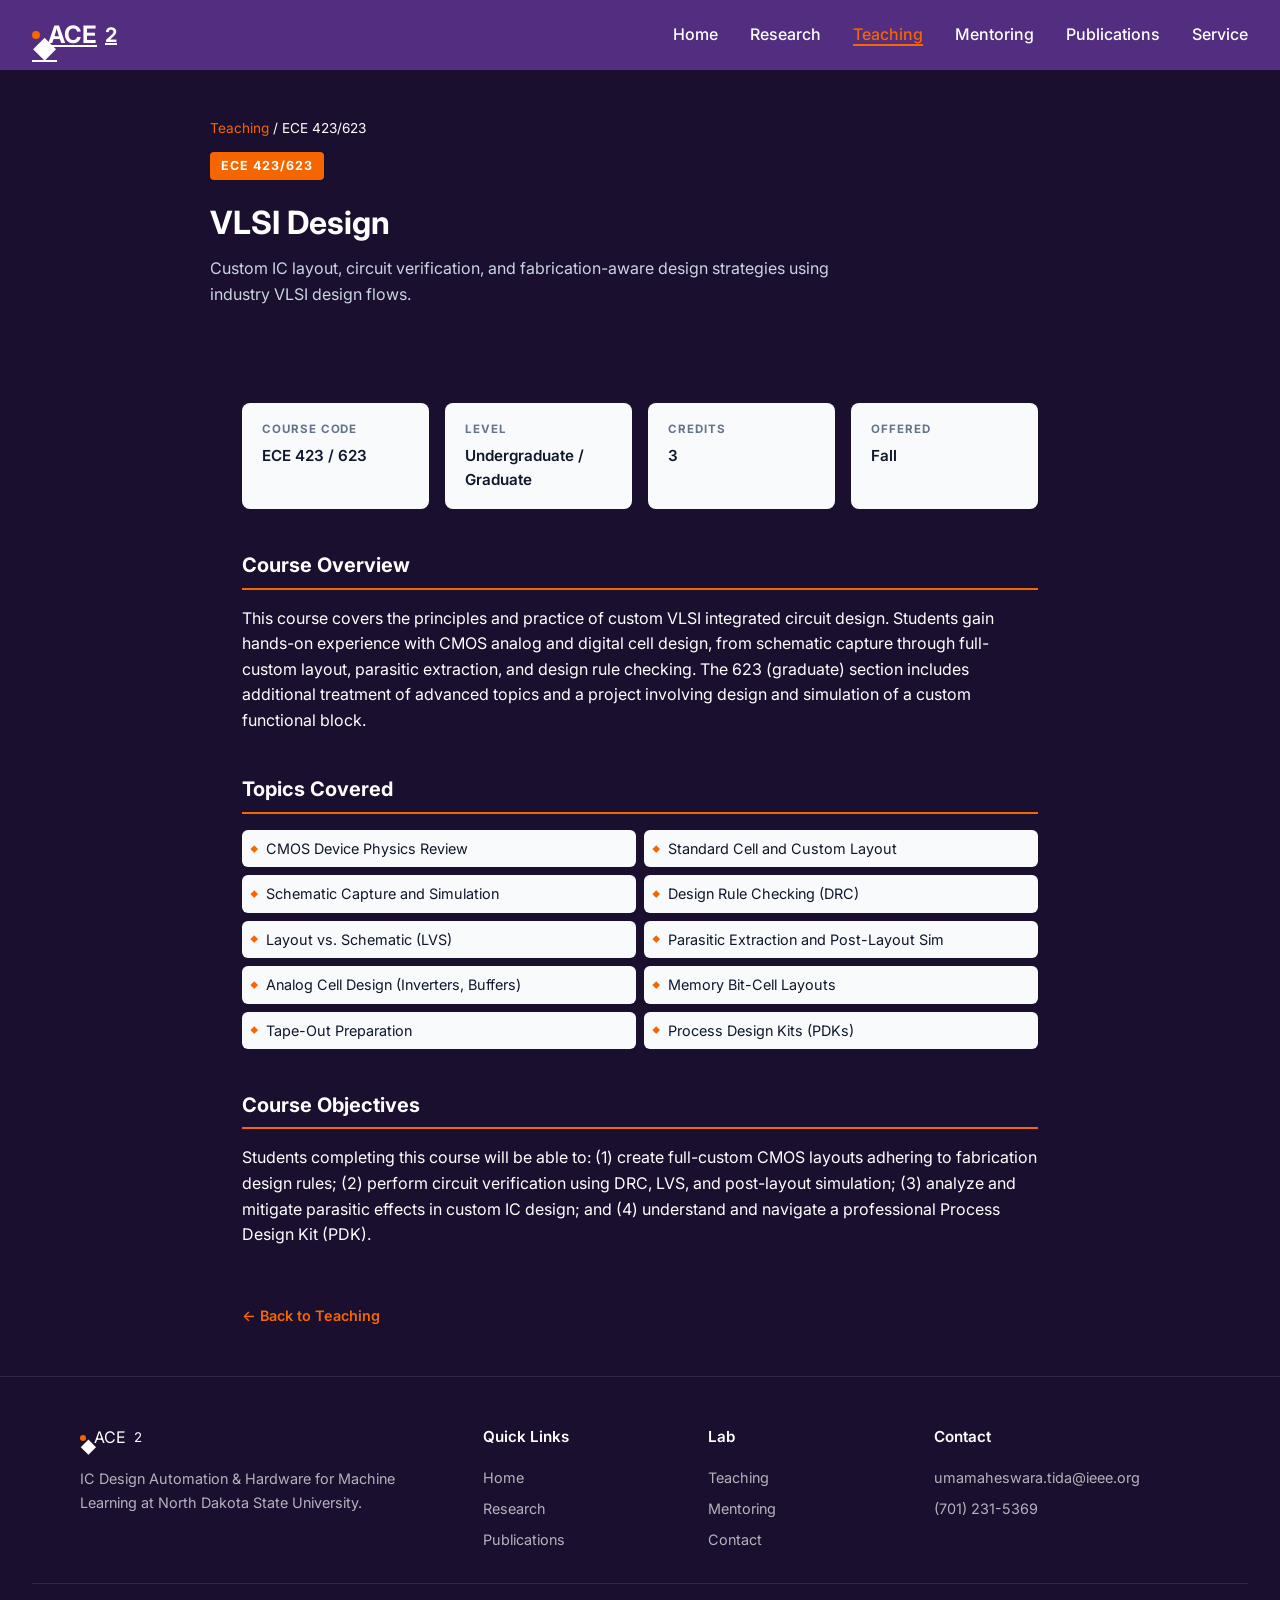
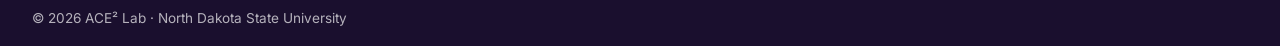
<file: course-ece423.html>
<!DOCTYPE html>
<html lang="en">
<head>
  <meta charset="UTF-8" />
  <meta name="viewport" content="width=device-width, initial-scale=1.0" />
  <meta name="description" content="ECE 423/623 – VLSI Design. Graduate and undergraduate course at NDSU taught by Dr. Umamaheswara Rao Tida." />
  <title>ECE 423/623 – VLSI Design | ACE² @ NDSU</title>
  <link rel="stylesheet" href="style.css" />
  <style>
    .course-hero { background: var(--dark); color: #fff; padding: 3rem 2rem; }
    .course-hero .breadcrumb { font-size: 0.85rem; color: var(--muted); margin-bottom: 0.75rem; }
    .course-hero .breadcrumb a { color: var(--orange); text-decoration: none; }
    .course-hero .course-tag { display: inline-block; background: var(--orange); color: #fff; font-size: 0.78rem; font-weight: 700; letter-spacing: 0.08em; padding: 0.25rem 0.7rem; border-radius: 4px; margin-bottom: 0.75rem; }
    .course-hero h1 { font-size: 2rem; margin: 0.3rem 0 0.5rem; }
    .course-hero p { color: #cbd5e1; max-width: 640px; }
    .course-body { max-width: 860px; margin: 0 auto; padding: 3rem 2rem; }
    .course-meta-grid { display: grid; grid-template-columns: repeat(auto-fit, minmax(160px, 1fr)); gap: 1rem; margin-bottom: 2.5rem; }
    .course-meta-card { background: var(--card-bg, #f8fafc); border: 1px solid var(--border, #e2e8f0); border-radius: 8px; padding: 1rem 1.2rem; }
    .course-meta-card .label { font-size: 0.72rem; font-weight: 700; letter-spacing: 0.08em; color: var(--muted, #64748b); text-transform: uppercase; margin-bottom: 0.3rem; }
    .course-meta-card .value { font-size: 0.95rem; font-weight: 600; color: var(--dark, #0f172a); }
    .course-section { margin-bottom: 2.5rem; }
    .course-section h2 { font-size: 1.25rem; border-bottom: 2px solid var(--orange); padding-bottom: 0.4rem; margin-bottom: 1rem; color: var(--dark); }
    .topic-list { list-style: none; padding: 0; display: grid; grid-template-columns: 1fr 1fr; gap: 0.5rem; }
    .topic-list li { padding: 0.45rem 0.75rem 0.45rem 1.5rem; position: relative; background: var(--card-bg, #f8fafc); border-radius: 6px; font-size: 0.9rem; }
    .topic-list li::before { content: "◆"; color: var(--orange); position: absolute; left: 0.5rem; font-size: 0.5rem; top: 50%; transform: translateY(-50%); }
    .back-link { display: inline-flex; align-items: center; gap: 0.4rem; color: var(--orange); text-decoration: none; font-weight: 600; font-size: 0.9rem; margin-top: 1rem; }
    .back-link:hover { text-decoration: underline; }
    @media (max-width: 600px) { .topic-list { grid-template-columns: 1fr; } }
  </style>
</head>
<body>
<nav class="navbar">
  <a href="index.html" class="navbar-brand"><span class="dot">◆</span> ACE<sup>2</sup></a>
  <ul class="navbar-links">
    <li><a href="index.html">Home</a></li>
    <li><a href="research.html">Research</a></li>
    <li><a href="teaching.html" class="active">Teaching</a></li>
    <li><a href="mentoring.html">Mentoring</a></li>
    <li><a href="publications.html">Publications</a></li>
    <li><a href="service.html">Service</a></li>
  </ul>
</nav>
<div class="course-hero">
  <div style="max-width:860px; margin:0 auto;">
    <div class="breadcrumb"><a href="teaching.html">Teaching</a> / ECE 423/623</div>
    <div class="course-tag">ECE 423/623</div>
    <h1>VLSI Design</h1>
    <p>Custom IC layout, circuit verification, and fabrication-aware design strategies using industry VLSI design flows.</p>
  </div>
</div>
<div class="course-body">
  <div class="course-meta-grid">
    <div class="course-meta-card"><div class="label">Course Code</div><div class="value">ECE 423 / 623</div></div>
    <div class="course-meta-card"><div class="label">Level</div><div class="value">Undergraduate / Graduate</div></div>
    <div class="course-meta-card"><div class="label">Credits</div><div class="value">3</div></div>
    <div class="course-meta-card"><div class="label">Offered</div><div class="value">Fall</div></div>
  </div>
  <div class="course-section">
    <h2>Course Overview</h2>
    <p>This course covers the principles and practice of custom VLSI integrated circuit design. Students gain hands-on experience with CMOS analog and digital cell design, from schematic capture through full-custom layout, parasitic extraction, and design rule checking. The 623 (graduate) section includes additional treatment of advanced topics and a project involving design and simulation of a custom functional block.</p>
  </div>
  <div class="course-section">
    <h2>Topics Covered</h2>
    <ul class="topic-list">
      <li>CMOS Device Physics Review</li>
      <li>Standard Cell and Custom Layout</li>
      <li>Schematic Capture and Simulation</li>
      <li>Design Rule Checking (DRC)</li>
      <li>Layout vs. Schematic (LVS)</li>
      <li>Parasitic Extraction and Post-Layout Sim</li>
      <li>Analog Cell Design (Inverters, Buffers)</li>
      <li>Memory Bit-Cell Layouts</li>
      <li>Tape-Out Preparation</li>
      <li>Process Design Kits (PDKs)</li>
    </ul>
  </div>
  <div class="course-section">
    <h2>Course Objectives</h2>
    <p>Students completing this course will be able to: (1) create full-custom CMOS layouts adhering to fabrication design rules; (2) perform circuit verification using DRC, LVS, and post-layout simulation; (3) analyze and mitigate parasitic effects in custom IC design; and (4) understand and navigate a professional Process Design Kit (PDK).</p>
  </div>
  <a href="teaching.html" class="back-link">← Back to Teaching</a>
</div>
<footer>
  <div class="footer-inner">
    <div><div class="footer-brand"><span class="dot">◆</span> ACE<sup>2</sup></div><p class="footer-tagline">IC Design Automation &amp; Hardware for Machine Learning at North Dakota State University.</p></div>
    <div class="footer-col"><h4>Quick Links</h4><a href="index.html">Home</a><a href="research.html">Research</a><a href="publications.html">Publications</a></div>
    <div class="footer-col"><h4>Lab</h4><a href="teaching.html">Teaching</a><a href="mentoring.html">Mentoring</a><a href="contact.html">Contact</a></div>
    <div class="footer-col"><h4>Contact</h4><a href="mailto:umamaheswara.tida@ieee.org">umamaheswara.tida@ieee.org</a><a href="tel:+17012315369">(701) 231-5369</a></div>
  </div>
  <div class="footer-bottom"><span>© 2026 ACE² Lab · North Dakota State University</span></div>
</footer>
</body>
</html>
</file>
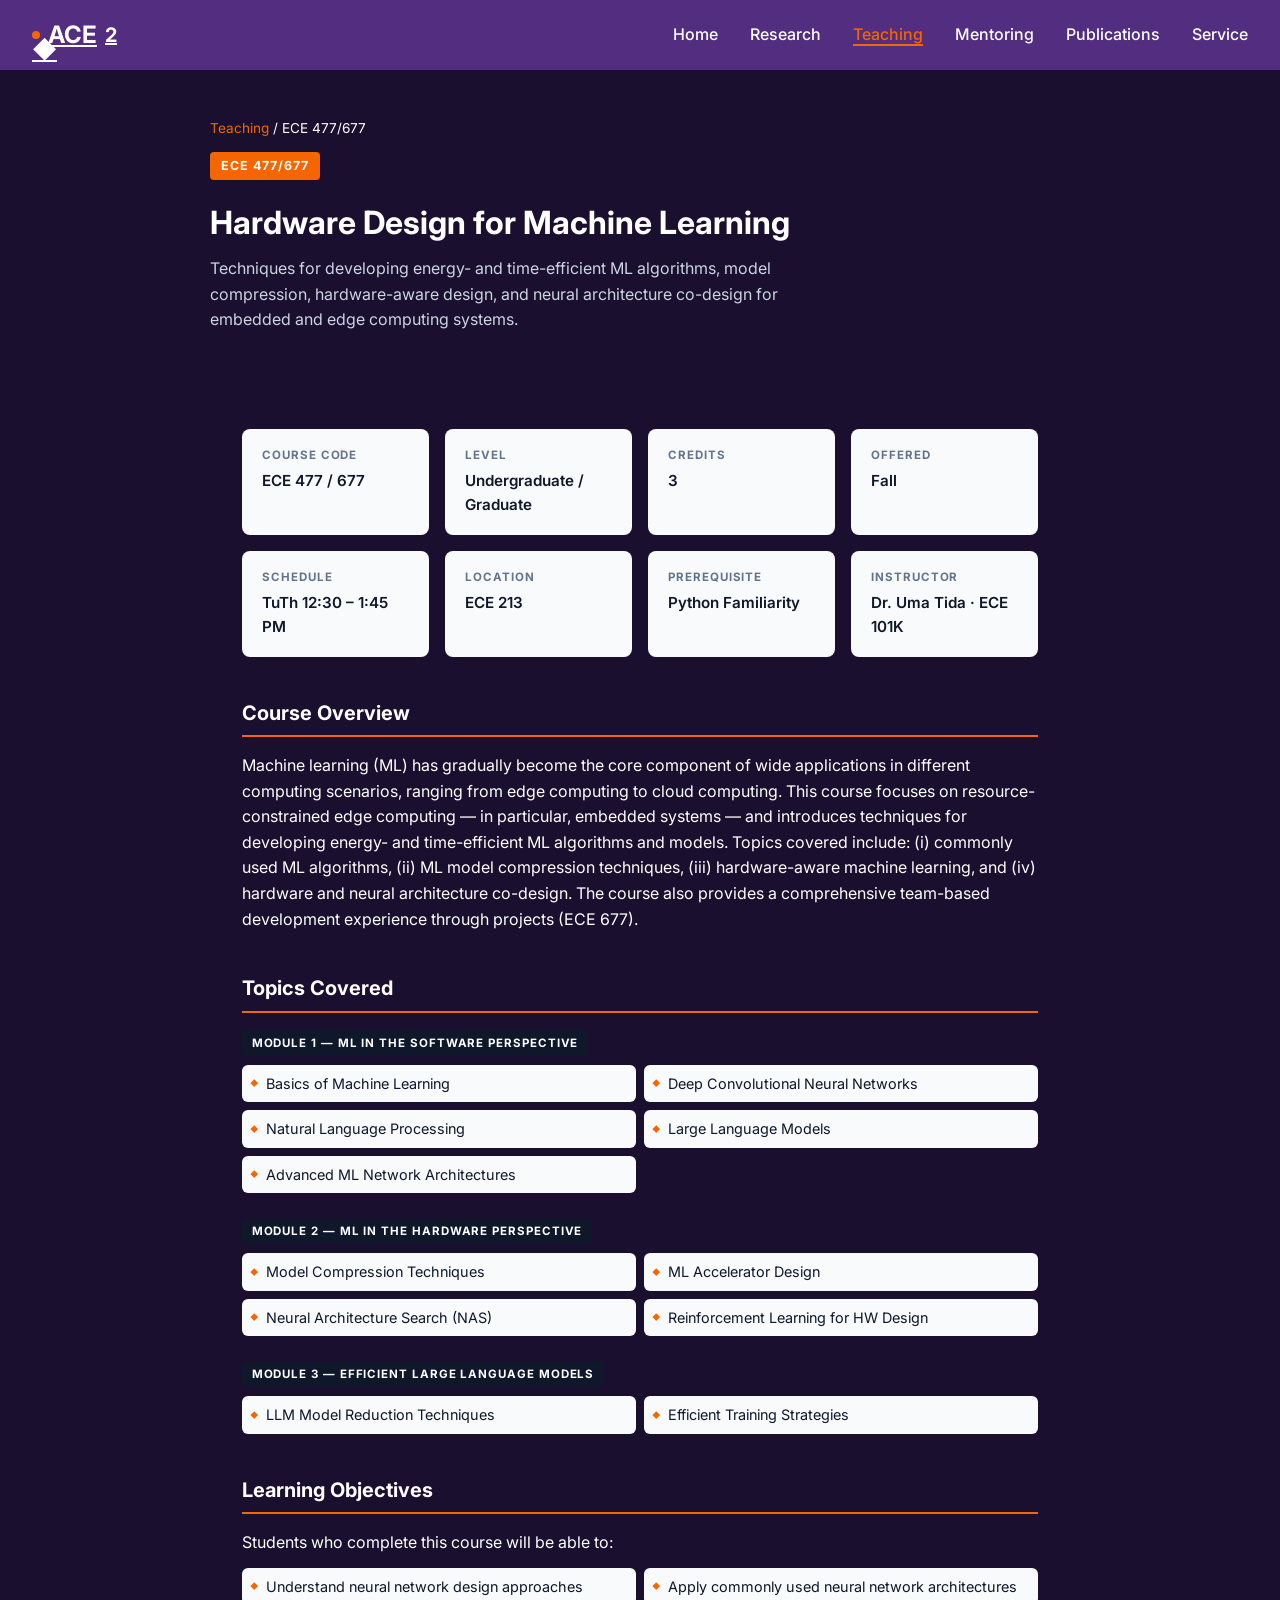
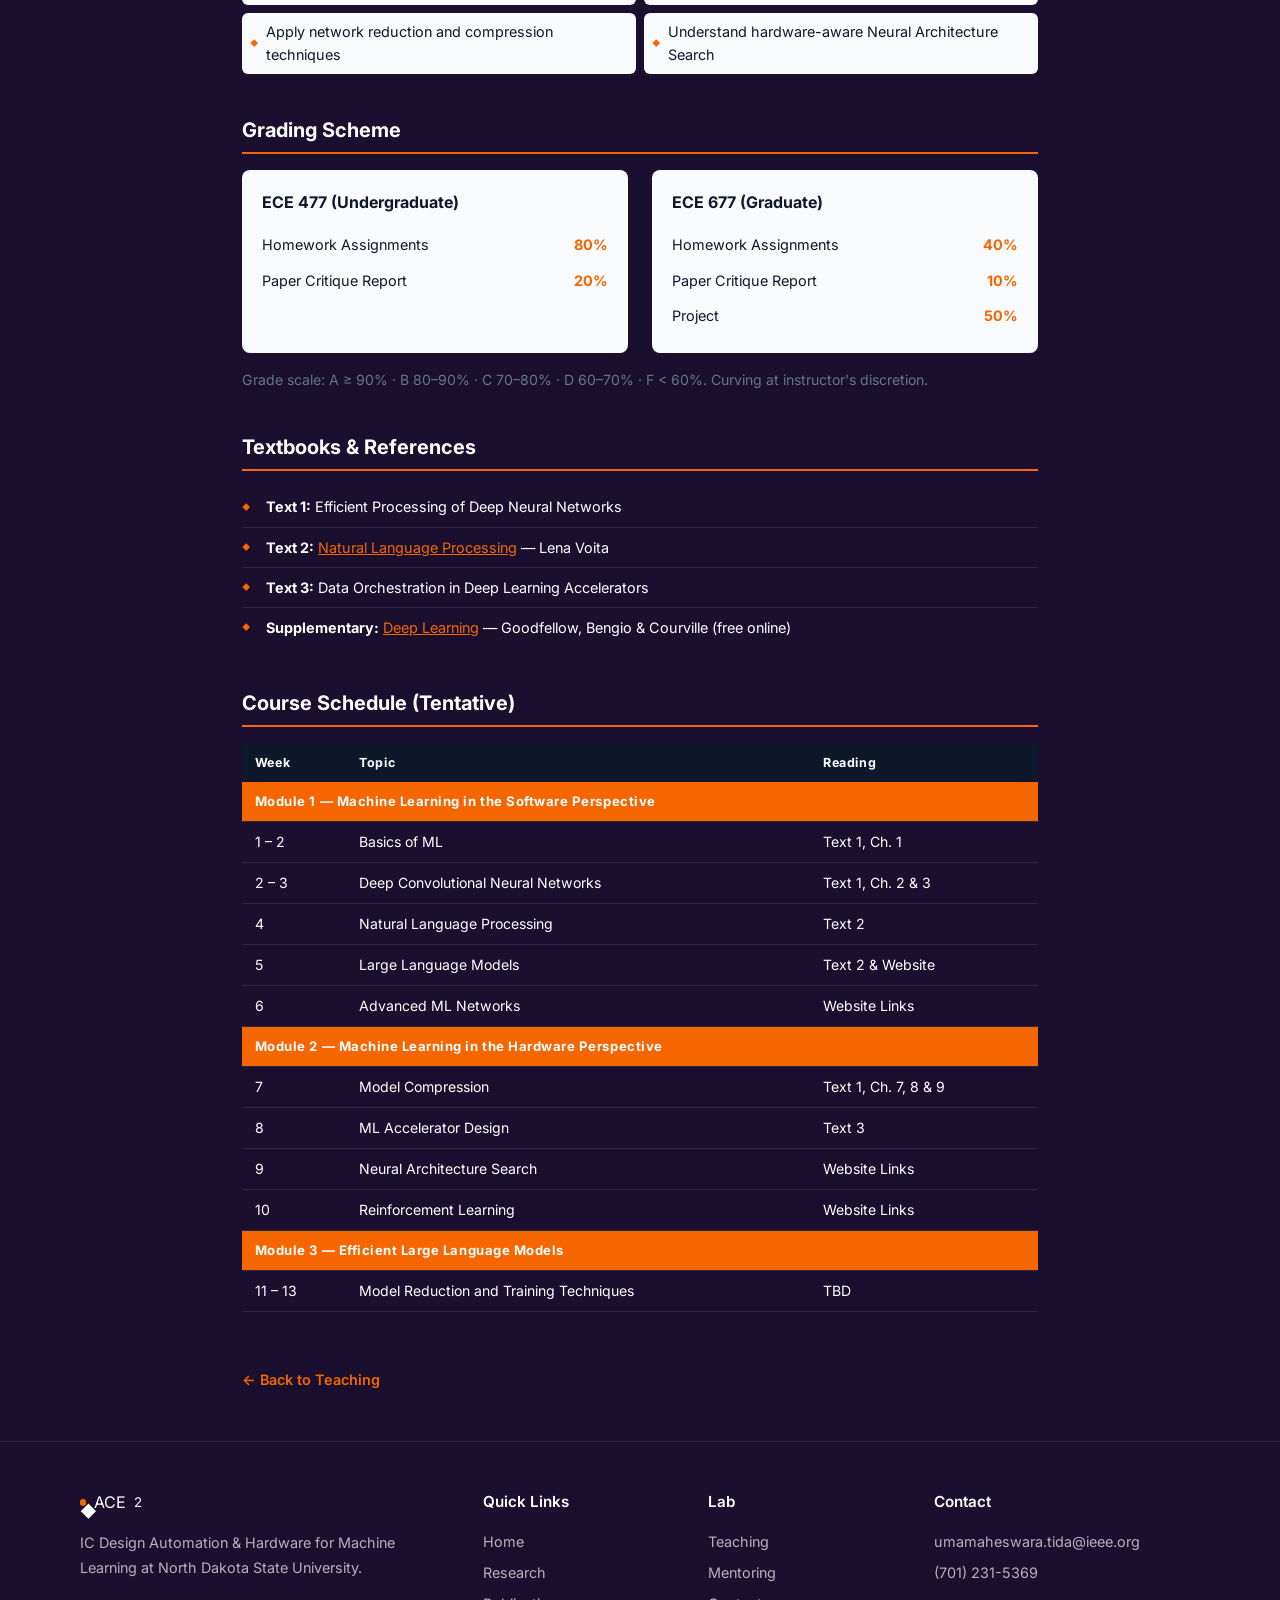
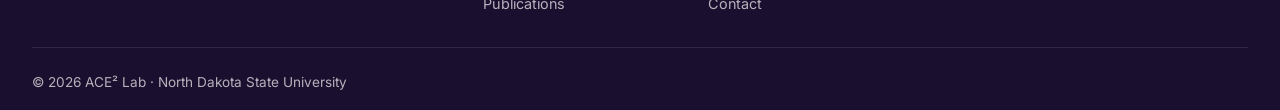
<file: course-ece477.html>
<!DOCTYPE html>
<html lang="en">
<head>
  <meta charset="UTF-8" />
  <meta name="viewport" content="width=device-width, initial-scale=1.0" />
  <meta name="description" content="ECE 477/677 – Hardware Design for Machine Learning. Graduate and undergraduate course at NDSU taught by Dr. Umamaheswara Rao Tida." />
  <title>ECE 477/677 – Hardware Design for Machine Learning | ACE² @ NDSU</title>
  <link rel="stylesheet" href="style.css" />
  <style>
    .course-hero { background: var(--dark); color: #fff; padding: 3rem 2rem; }
    .course-hero .breadcrumb { font-size: 0.85rem; color: var(--muted); margin-bottom: 0.75rem; }
    .course-hero .breadcrumb a { color: var(--orange); text-decoration: none; }
    .course-hero .course-tag { display: inline-block; background: var(--orange); color: #fff; font-size: 0.78rem; font-weight: 700; letter-spacing: 0.08em; padding: 0.25rem 0.7rem; border-radius: 4px; margin-bottom: 0.75rem; }
    .course-hero h1 { font-size: 2rem; margin: 0.3rem 0 0.5rem; }
    .course-hero p { color: #cbd5e1; max-width: 640px; }
    .course-body { max-width: 860px; margin: 0 auto; padding: 3rem 2rem; }
    .course-meta-grid { display: grid; grid-template-columns: repeat(auto-fit, minmax(160px, 1fr)); gap: 1rem; margin-bottom: 2.5rem; }
    .course-meta-card { background: var(--card-bg, #f8fafc); border: 1px solid var(--border, #e2e8f0); border-radius: 8px; padding: 1rem 1.2rem; }
    .course-meta-card .label { font-size: 0.72rem; font-weight: 700; letter-spacing: 0.08em; color: var(--muted, #64748b); text-transform: uppercase; margin-bottom: 0.3rem; }
    .course-meta-card .value { font-size: 0.95rem; font-weight: 600; color: var(--dark, #0f172a); }
    .course-section { margin-bottom: 2.5rem; }
    .course-section h2 { font-size: 1.25rem; border-bottom: 2px solid var(--orange); padding-bottom: 0.4rem; margin-bottom: 1rem; color: var(--dark); }
    .module-block { margin-bottom: 1.5rem; }
    .module-label { display: inline-block; background: var(--dark, #0f172a); color: #fff; font-size: 0.72rem; font-weight: 700; letter-spacing: 0.08em; text-transform: uppercase; padding: 0.2rem 0.6rem; border-radius: 4px; margin-bottom: 0.6rem; }
    .topic-list { list-style: none; padding: 0; display: grid; grid-template-columns: 1fr 1fr; gap: 0.5rem; }
    .topic-list li { padding: 0.45rem 0.75rem 0.45rem 1.5rem; position: relative; background: var(--card-bg, #f8fafc); border-radius: 6px; font-size: 0.9rem; }
    .topic-list li::before { content: "◆"; color: var(--orange); position: absolute; left: 0.5rem; font-size: 0.5rem; top: 50%; transform: translateY(-50%); }
    .grading-grid { display: grid; grid-template-columns: 1fr 1fr; gap: 1.5rem; }
    .grading-card { background: var(--card-bg, #f8fafc); border: 1px solid var(--border, #e2e8f0); border-radius: 8px; padding: 1.2rem; }
    .grading-card h3 { font-size: 1rem; margin-bottom: 0.75rem; color: var(--dark); }
    .grading-row { display: flex; justify-content: space-between; padding: 0.35rem 0; border-bottom: 1px solid var(--border, #e2e8f0); font-size: 0.9rem; }
    .grading-row:last-child { border-bottom: none; }
    .grading-pct { font-weight: 700; color: var(--orange); }
    .textbook-list { list-style: none; padding: 0; }
    .textbook-list li { padding: 0.5rem 0 0.5rem 1.5rem; position: relative; font-size: 0.9rem; border-bottom: 1px solid var(--border, #e2e8f0); }
    .textbook-list li:last-child { border-bottom: none; }
    .textbook-list li::before { content: "◆"; color: var(--orange); position: absolute; left: 0; font-size: 0.5rem; top: 50%; transform: translateY(-50%); }
    .schedule-table { width: 100%; border-collapse: collapse; font-size: 0.88rem; }
    .schedule-table th { background: var(--dark, #0f172a); color: #fff; padding: 0.6rem 0.8rem; text-align: left; font-size: 0.78rem; letter-spacing: 0.05em; }
    .schedule-table td { padding: 0.55rem 0.8rem; border-bottom: 1px solid var(--border, #e2e8f0); vertical-align: top; }
    .schedule-table tr.module-row td { background: var(--orange); color: #fff; font-weight: 700; font-size: 0.82rem; letter-spacing: 0.04em; }
    .back-link { display: inline-flex; align-items: center; gap: 0.4rem; color: var(--orange); text-decoration: none; font-weight: 600; font-size: 0.9rem; margin-top: 1rem; }
    .back-link:hover { text-decoration: underline; }
    @media (max-width: 600px) { .topic-list, .grading-grid { grid-template-columns: 1fr; } }
  </style>
</head>
<body>
<nav class="navbar">
  <a href="index.html" class="navbar-brand"><span class="dot">◆</span> ACE<sup>2</sup></a>
  <ul class="navbar-links">
    <li><a href="index.html">Home</a></li>
    <li><a href="research.html">Research</a></li>
    <li><a href="teaching.html" class="active">Teaching</a></li>
    <li><a href="mentoring.html">Mentoring</a></li>
    <li><a href="publications.html">Publications</a></li>
    <li><a href="service.html">Service</a></li>
  </ul>
</nav>

<div class="course-hero">
  <div style="max-width:860px; margin:0 auto;">
    <div class="breadcrumb"><a href="teaching.html">Teaching</a> / ECE 477/677</div>
    <div class="course-tag">ECE 477/677</div>
    <h1>Hardware Design for Machine Learning</h1>
    <p>Techniques for developing energy- and time-efficient ML algorithms, model compression, hardware-aware design, and neural architecture co-design for embedded and edge computing systems.</p>
  </div>
</div>

<div class="course-body">

  <div class="course-meta-grid">
    <div class="course-meta-card"><div class="label">Course Code</div><div class="value">ECE 477 / 677</div></div>
    <div class="course-meta-card"><div class="label">Level</div><div class="value">Undergraduate / Graduate</div></div>
    <div class="course-meta-card"><div class="label">Credits</div><div class="value">3</div></div>
    <div class="course-meta-card"><div class="label">Offered</div><div class="value">Fall</div></div>
    <div class="course-meta-card"><div class="label">Schedule</div><div class="value">TuTh 12:30 – 1:45 PM</div></div>
    <div class="course-meta-card"><div class="label">Location</div><div class="value">ECE 213</div></div>
    <div class="course-meta-card"><div class="label">Prerequisite</div><div class="value">Python Familiarity</div></div>
    <div class="course-meta-card"><div class="label">Instructor</div><div class="value">Dr. Uma Tida · ECE 101K</div></div>
  </div>

  <div class="course-section">
    <h2>Course Overview</h2>
    <p>Machine learning (ML) has gradually become the core component of wide applications in different computing scenarios, ranging from edge computing to cloud computing. This course focuses on resource-constrained edge computing — in particular, embedded systems — and introduces techniques for developing energy- and time-efficient ML algorithms and models. Topics covered include: (i) commonly used ML algorithms, (ii) ML model compression techniques, (iii) hardware-aware machine learning, and (iv) hardware and neural architecture co-design. The course also provides a comprehensive team-based development experience through projects (ECE 677).</p>
  </div>

  <div class="course-section">
    <h2>Topics Covered</h2>
    <div class="module-block">
      <div class="module-label">Module 1 — ML in the Software Perspective</div>
      <ul class="topic-list">
        <li>Basics of Machine Learning</li>
        <li>Deep Convolutional Neural Networks</li>
        <li>Natural Language Processing</li>
        <li>Large Language Models</li>
        <li>Advanced ML Network Architectures</li>
      </ul>
    </div>
    <div class="module-block">
      <div class="module-label">Module 2 — ML in the Hardware Perspective</div>
      <ul class="topic-list">
        <li>Model Compression Techniques</li>
        <li>ML Accelerator Design</li>
        <li>Neural Architecture Search (NAS)</li>
        <li>Reinforcement Learning for HW Design</li>
      </ul>
    </div>
    <div class="module-block">
      <div class="module-label">Module 3 — Efficient Large Language Models</div>
      <ul class="topic-list">
        <li>LLM Model Reduction Techniques</li>
        <li>Efficient Training Strategies</li>
      </ul>
    </div>
  </div>

  <div class="course-section">
    <h2>Learning Objectives</h2>
    <p>Students who complete this course will be able to:</p>
    <ul class="topic-list" style="margin-top:0.75rem;">
      <li>Understand neural network design approaches</li>
      <li>Apply commonly used neural network architectures</li>
      <li>Apply network reduction and compression techniques</li>
      <li>Understand hardware-aware Neural Architecture Search</li>
    </ul>
  </div>

  <div class="course-section">
    <h2>Grading Scheme</h2>
    <div class="grading-grid">
      <div class="grading-card">
        <h3>ECE 477 (Undergraduate)</h3>
        <div class="grading-row"><span>Homework Assignments</span><span class="grading-pct">80%</span></div>
        <div class="grading-row"><span>Paper Critique Report</span><span class="grading-pct">20%</span></div>
      </div>
      <div class="grading-card">
        <h3>ECE 677 (Graduate)</h3>
        <div class="grading-row"><span>Homework Assignments</span><span class="grading-pct">40%</span></div>
        <div class="grading-row"><span>Paper Critique Report</span><span class="grading-pct">10%</span></div>
        <div class="grading-row"><span>Project</span><span class="grading-pct">50%</span></div>
      </div>
    </div>
    <p style="margin-top:1rem; font-size:0.88rem; color:var(--muted,#64748b);">Grade scale: A ≥ 90% · B 80–90% · C 70–80% · D 60–70% · F &lt; 60%. Curving at instructor's discretion.</p>
  </div>

  <div class="course-section">
    <h2>Textbooks &amp; References</h2>
    <ul class="textbook-list">
      <li><strong>Text 1:</strong> Efficient Processing of Deep Neural Networks</li>
      <li><strong>Text 2:</strong> <a href="https://lena-voita.github.io/nlp_course.html" target="_blank" style="color:var(--orange);">Natural Language Processing</a> — Lena Voita</li>
      <li><strong>Text 3:</strong> Data Orchestration in Deep Learning Accelerators</li>
      <li><strong>Supplementary:</strong> <a href="http://www.deeplearningbook.org/" target="_blank" style="color:var(--orange);">Deep Learning</a> — Goodfellow, Bengio &amp; Courville (free online)</li>
    </ul>
  </div>

  <div class="course-section">
    <h2>Course Schedule (Tentative)</h2>
    <table class="schedule-table">
      <thead><tr><th>Week</th><th>Topic</th><th>Reading</th></tr></thead>
      <tbody>
        <tr class="module-row"><td colspan="3">Module 1 — Machine Learning in the Software Perspective</td></tr>
        <tr><td>1 – 2</td><td>Basics of ML</td><td>Text 1, Ch. 1</td></tr>
        <tr><td>2 – 3</td><td>Deep Convolutional Neural Networks</td><td>Text 1, Ch. 2 &amp; 3</td></tr>
        <tr><td>4</td><td>Natural Language Processing</td><td>Text 2</td></tr>
        <tr><td>5</td><td>Large Language Models</td><td>Text 2 &amp; Website</td></tr>
        <tr><td>6</td><td>Advanced ML Networks</td><td>Website Links</td></tr>
        <tr class="module-row"><td colspan="3">Module 2 — Machine Learning in the Hardware Perspective</td></tr>
        <tr><td>7</td><td>Model Compression</td><td>Text 1, Ch. 7, 8 &amp; 9</td></tr>
        <tr><td>8</td><td>ML Accelerator Design</td><td>Text 3</td></tr>
        <tr><td>9</td><td>Neural Architecture Search</td><td>Website Links</td></tr>
        <tr><td>10</td><td>Reinforcement Learning</td><td>Website Links</td></tr>
        <tr class="module-row"><td colspan="3">Module 3 — Efficient Large Language Models</td></tr>
        <tr><td>11 – 13</td><td>Model Reduction and Training Techniques</td><td>TBD</td></tr>
      </tbody>
    </table>
  </div>

  <a href="teaching.html" class="back-link">← Back to Teaching</a>
</div>

<footer>
  <div class="footer-inner">
    <div><div class="footer-brand"><span class="dot">◆</span> ACE<sup>2</sup></div><p class="footer-tagline">IC Design Automation &amp; Hardware for Machine Learning at North Dakota State University.</p></div>
    <div class="footer-col"><h4>Quick Links</h4><a href="index.html">Home</a><a href="research.html">Research</a><a href="publications.html">Publications</a></div>
    <div class="footer-col"><h4>Lab</h4><a href="teaching.html">Teaching</a><a href="mentoring.html">Mentoring</a><a href="contact.html">Contact</a></div>
    <div class="footer-col"><h4>Contact</h4><a href="mailto:umamaheswara.tida@ieee.org">umamaheswara.tida@ieee.org</a><a href="tel:+17012315369">(701) 231-5369</a></div>
  </div>
  <div class="footer-bottom"><span>© 2026 ACE² Lab · North Dakota State University</span></div>
</footer>
</body>
</html>
</file>
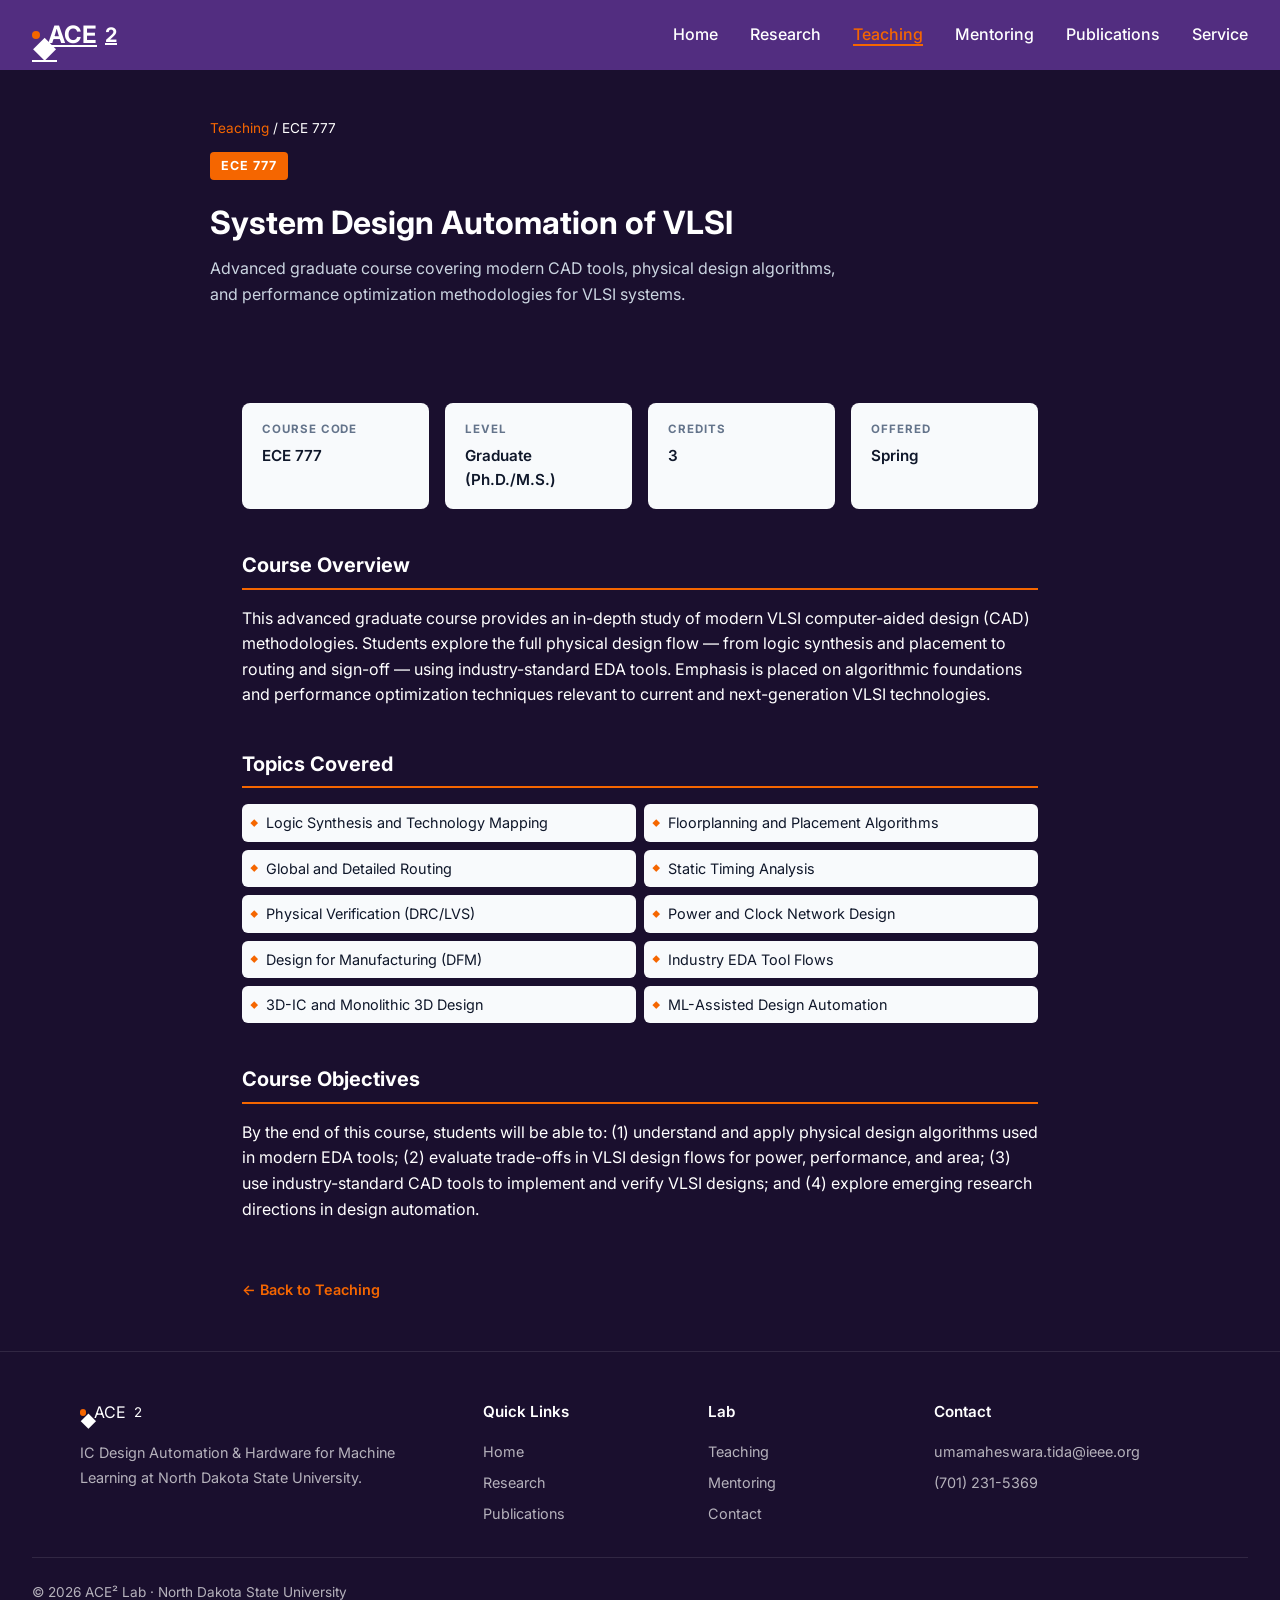
<file: course-ece777.html>
<!DOCTYPE html>
<html lang="en">
<head>
  <meta charset="UTF-8" />
  <meta name="viewport" content="width=device-width, initial-scale=1.0" />
  <meta name="description" content="ECE 777 – System Design Automation of VLSI. Advanced graduate course at NDSU taught by Dr. Umamaheswara Rao Tida." />
  <title>ECE 777 – System Design Automation of VLSI | ACE² @ NDSU</title>
  <link rel="stylesheet" href="style.css" />
  <style>
    .course-hero { background: var(--dark); color: #fff; padding: 3rem 2rem; }
    .course-hero .breadcrumb { font-size: 0.85rem; color: var(--muted); margin-bottom: 0.75rem; }
    .course-hero .breadcrumb a { color: var(--orange); text-decoration: none; }
    .course-hero .course-tag { display: inline-block; background: var(--orange); color: #fff; font-size: 0.78rem; font-weight: 700; letter-spacing: 0.08em; padding: 0.25rem 0.7rem; border-radius: 4px; margin-bottom: 0.75rem; }
    .course-hero h1 { font-size: 2rem; margin: 0.3rem 0 0.5rem; }
    .course-hero p { color: #cbd5e1; max-width: 640px; }
    .course-body { max-width: 860px; margin: 0 auto; padding: 3rem 2rem; }
    .course-meta-grid { display: grid; grid-template-columns: repeat(auto-fit, minmax(160px, 1fr)); gap: 1rem; margin-bottom: 2.5rem; }
    .course-meta-card { background: var(--card-bg, #f8fafc); border: 1px solid var(--border, #e2e8f0); border-radius: 8px; padding: 1rem 1.2rem; }
    .course-meta-card .label { font-size: 0.72rem; font-weight: 700; letter-spacing: 0.08em; color: var(--muted, #64748b); text-transform: uppercase; margin-bottom: 0.3rem; }
    .course-meta-card .value { font-size: 0.95rem; font-weight: 600; color: var(--dark, #0f172a); }
    .course-section { margin-bottom: 2.5rem; }
    .course-section h2 { font-size: 1.25rem; border-bottom: 2px solid var(--orange); padding-bottom: 0.4rem; margin-bottom: 1rem; color: var(--dark); }
    .topic-list { list-style: none; padding: 0; display: grid; grid-template-columns: 1fr 1fr; gap: 0.5rem; }
    .topic-list li { padding: 0.45rem 0.75rem 0.45rem 1.5rem; position: relative; background: var(--card-bg, #f8fafc); border-radius: 6px; font-size: 0.9rem; }
    .topic-list li::before { content: "◆"; color: var(--orange); position: absolute; left: 0.5rem; font-size: 0.5rem; top: 50%; transform: translateY(-50%); }
    .back-link { display: inline-flex; align-items: center; gap: 0.4rem; color: var(--orange); text-decoration: none; font-weight: 600; font-size: 0.9rem; margin-top: 1rem; }
    .back-link:hover { text-decoration: underline; }
    @media (max-width: 600px) { .topic-list { grid-template-columns: 1fr; } }
  </style>
</head>
<body>
<nav class="navbar">
  <a href="index.html" class="navbar-brand"><span class="dot">◆</span> ACE<sup>2</sup></a>
  <ul class="navbar-links">
    <li><a href="index.html">Home</a></li>
    <li><a href="research.html">Research</a></li>
    <li><a href="teaching.html" class="active">Teaching</a></li>
    <li><a href="mentoring.html">Mentoring</a></li>
    <li><a href="publications.html">Publications</a></li>
    <li><a href="service.html">Service</a></li>
  </ul>
</nav>
<div class="course-hero">
  <div style="max-width:860px; margin:0 auto;">
    <div class="breadcrumb"><a href="teaching.html">Teaching</a> / ECE 777</div>
    <div class="course-tag">ECE 777</div>
    <h1>System Design Automation of VLSI</h1>
    <p>Advanced graduate course covering modern CAD tools, physical design algorithms, and performance optimization methodologies for VLSI systems.</p>
  </div>
</div>
<div class="course-body">
  <div class="course-meta-grid">
    <div class="course-meta-card"><div class="label">Course Code</div><div class="value">ECE 777</div></div>
    <div class="course-meta-card"><div class="label">Level</div><div class="value">Graduate (Ph.D./M.S.)</div></div>
    <div class="course-meta-card"><div class="label">Credits</div><div class="value">3</div></div>
    <div class="course-meta-card"><div class="label">Offered</div><div class="value">Spring</div></div>
  </div>
  <div class="course-section">
    <h2>Course Overview</h2>
    <p>This advanced graduate course provides an in-depth study of modern VLSI computer-aided design (CAD) methodologies. Students explore the full physical design flow — from logic synthesis and placement to routing and sign-off — using industry-standard EDA tools. Emphasis is placed on algorithmic foundations and performance optimization techniques relevant to current and next-generation VLSI technologies.</p>
  </div>
  <div class="course-section">
    <h2>Topics Covered</h2>
    <ul class="topic-list">
      <li>Logic Synthesis and Technology Mapping</li>
      <li>Floorplanning and Placement Algorithms</li>
      <li>Global and Detailed Routing</li>
      <li>Static Timing Analysis</li>
      <li>Physical Verification (DRC/LVS)</li>
      <li>Power and Clock Network Design</li>
      <li>Design for Manufacturing (DFM)</li>
      <li>Industry EDA Tool Flows</li>
      <li>3D-IC and Monolithic 3D Design</li>
      <li>ML-Assisted Design Automation</li>
    </ul>
  </div>
  <div class="course-section">
    <h2>Course Objectives</h2>
    <p>By the end of this course, students will be able to: (1) understand and apply physical design algorithms used in modern EDA tools; (2) evaluate trade-offs in VLSI design flows for power, performance, and area; (3) use industry-standard CAD tools to implement and verify VLSI designs; and (4) explore emerging research directions in design automation.</p>
  </div>
  <a href="teaching.html" class="back-link">← Back to Teaching</a>
</div>
<footer>
  <div class="footer-inner">
    <div><div class="footer-brand"><span class="dot">◆</span> ACE<sup>2</sup></div><p class="footer-tagline">IC Design Automation &amp; Hardware for Machine Learning at North Dakota State University.</p></div>
    <div class="footer-col"><h4>Quick Links</h4><a href="index.html">Home</a><a href="research.html">Research</a><a href="publications.html">Publications</a></div>
    <div class="footer-col"><h4>Lab</h4><a href="teaching.html">Teaching</a><a href="mentoring.html">Mentoring</a><a href="contact.html">Contact</a></div>
    <div class="footer-col"><h4>Contact</h4><a href="mailto:umamaheswara.tida@ieee.org">umamaheswara.tida@ieee.org</a><a href="tel:+17012315369">(701) 231-5369</a></div>
  </div>
  <div class="footer-bottom"><span>© 2026 ACE² Lab · North Dakota State University</span></div>
</footer>
</body>
</html>
</file>
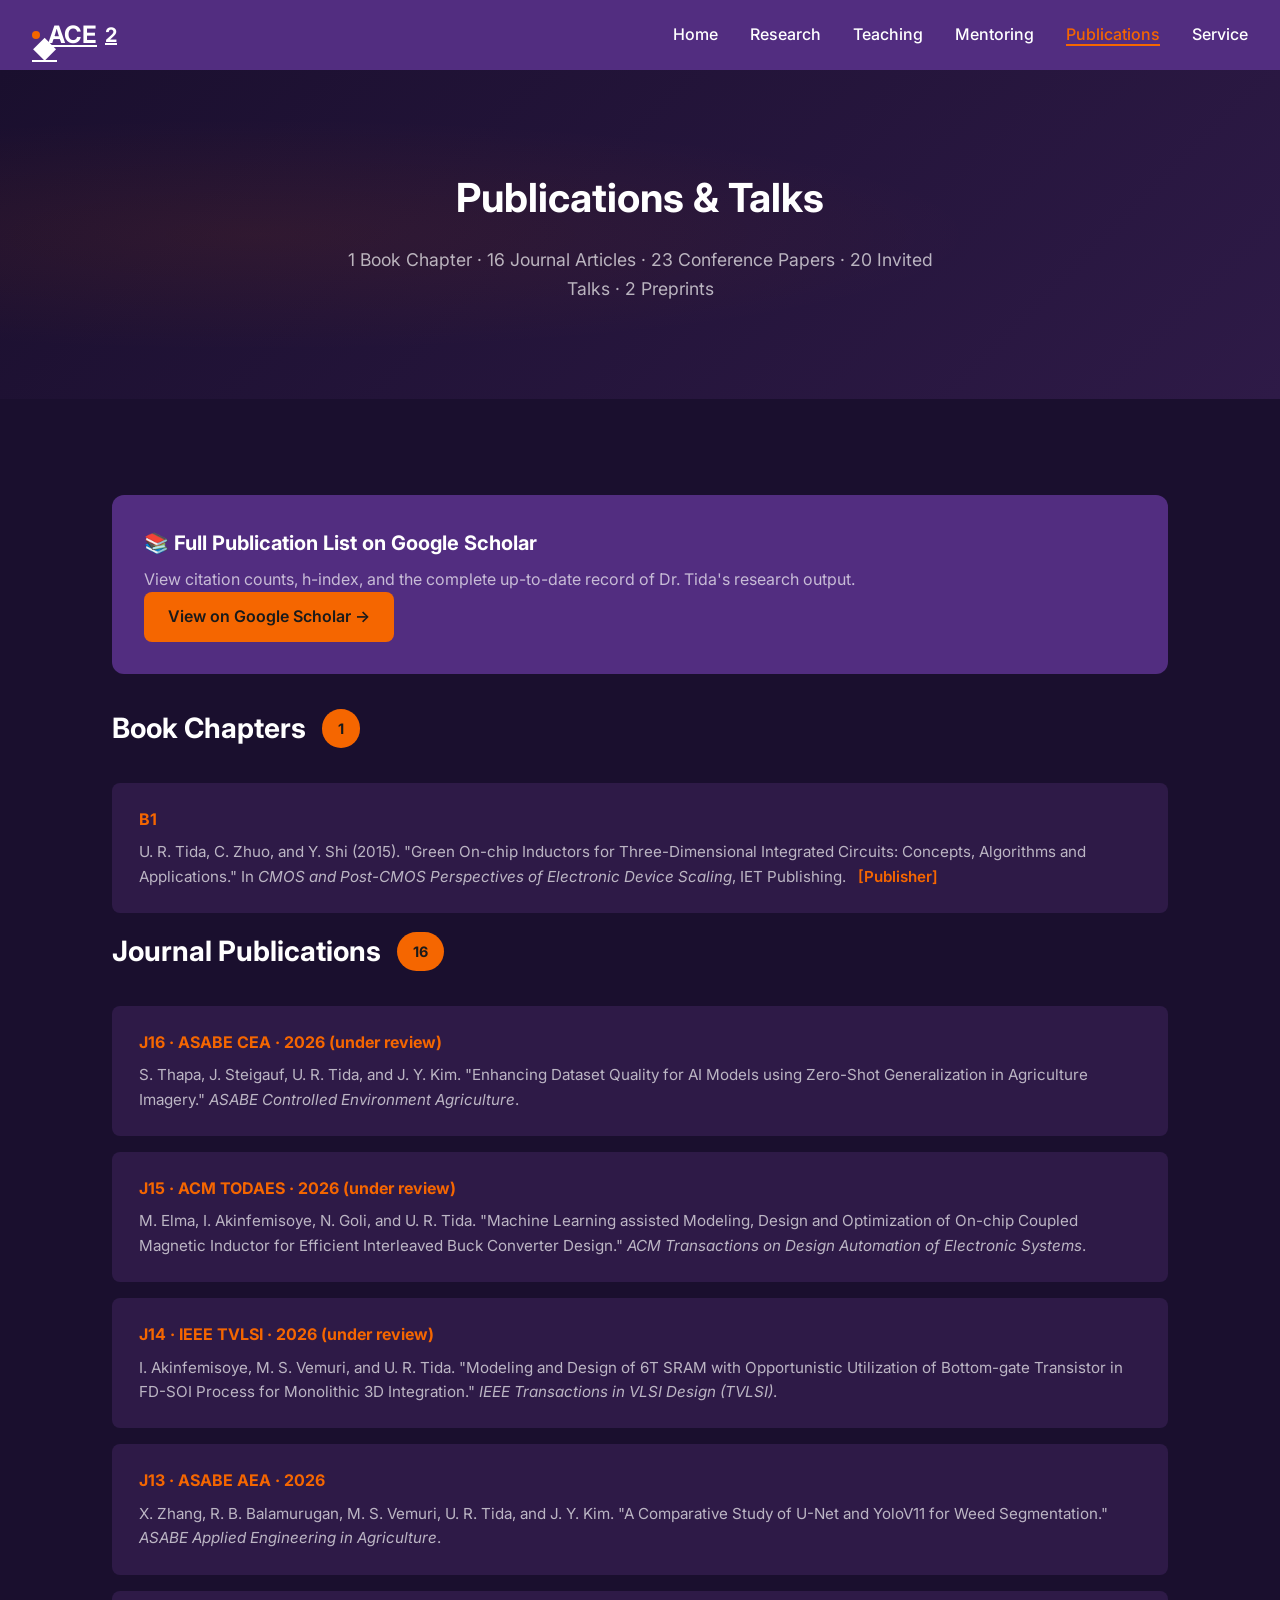
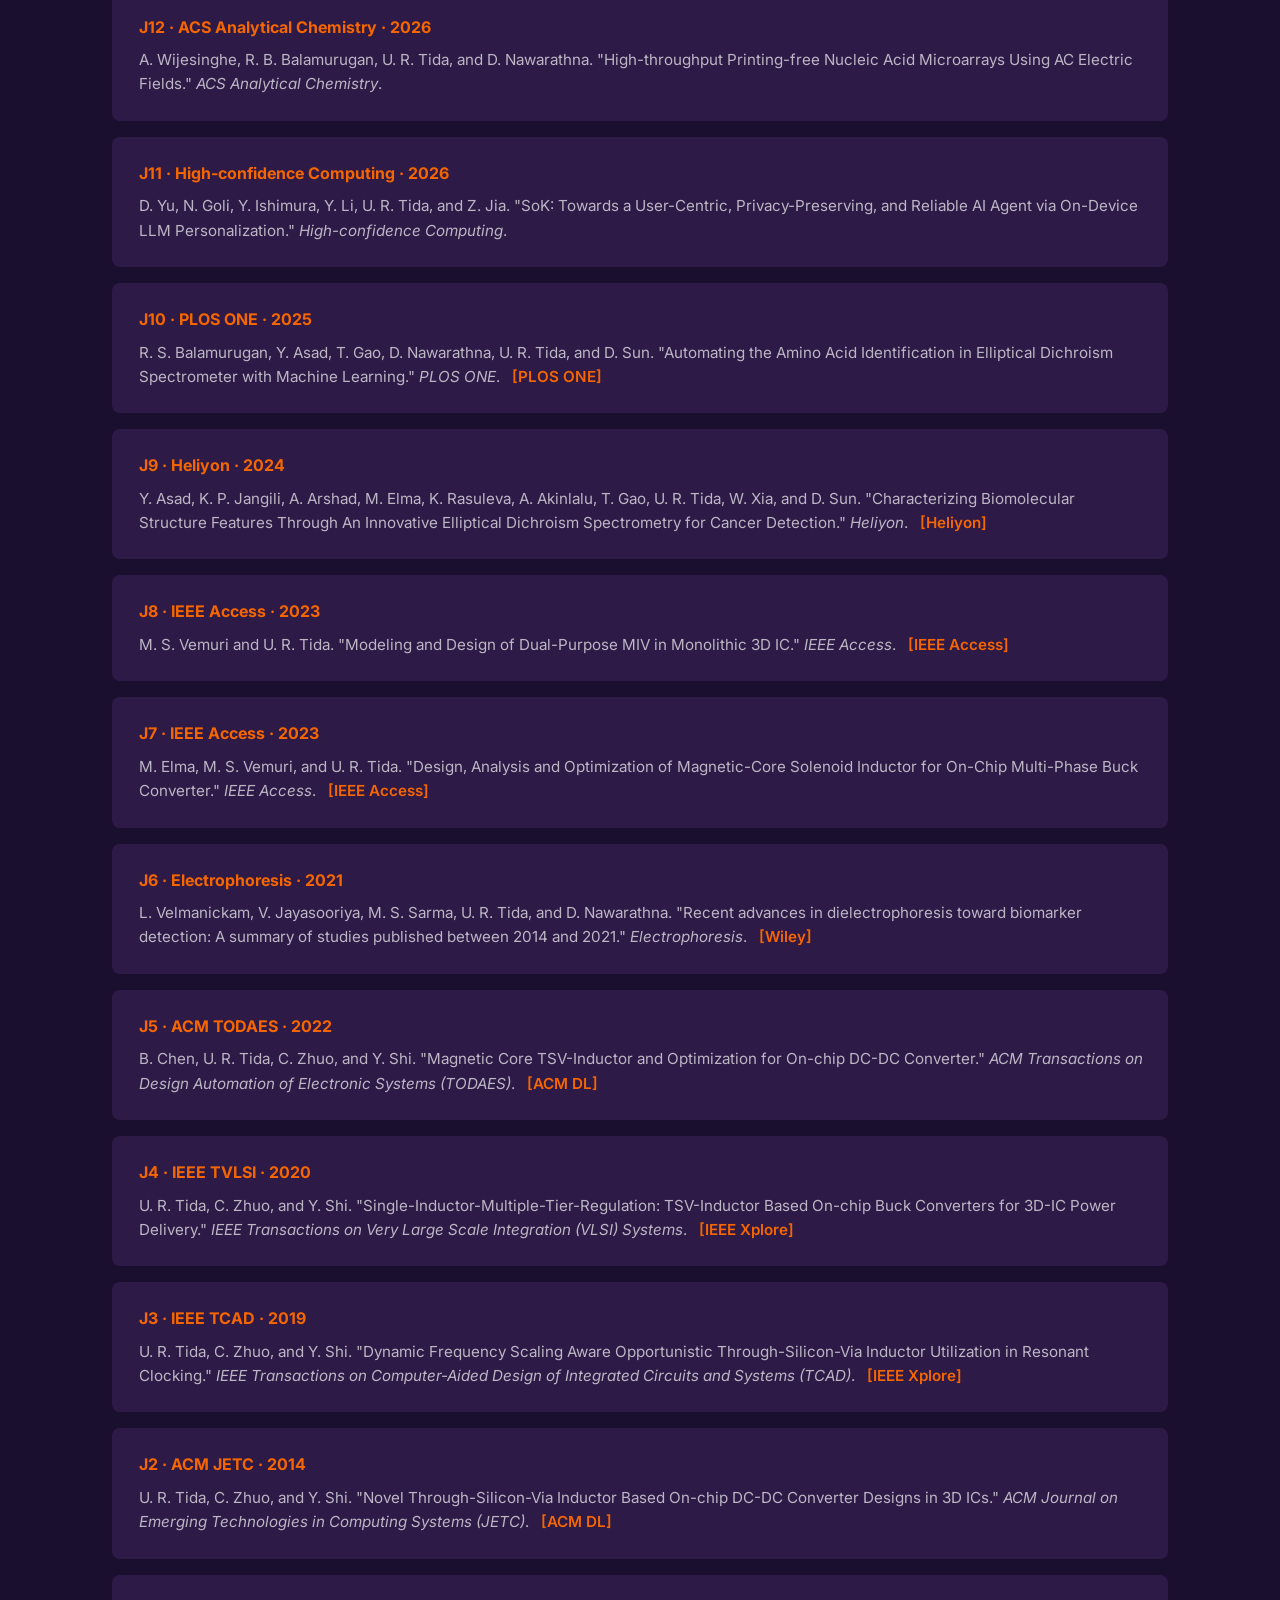
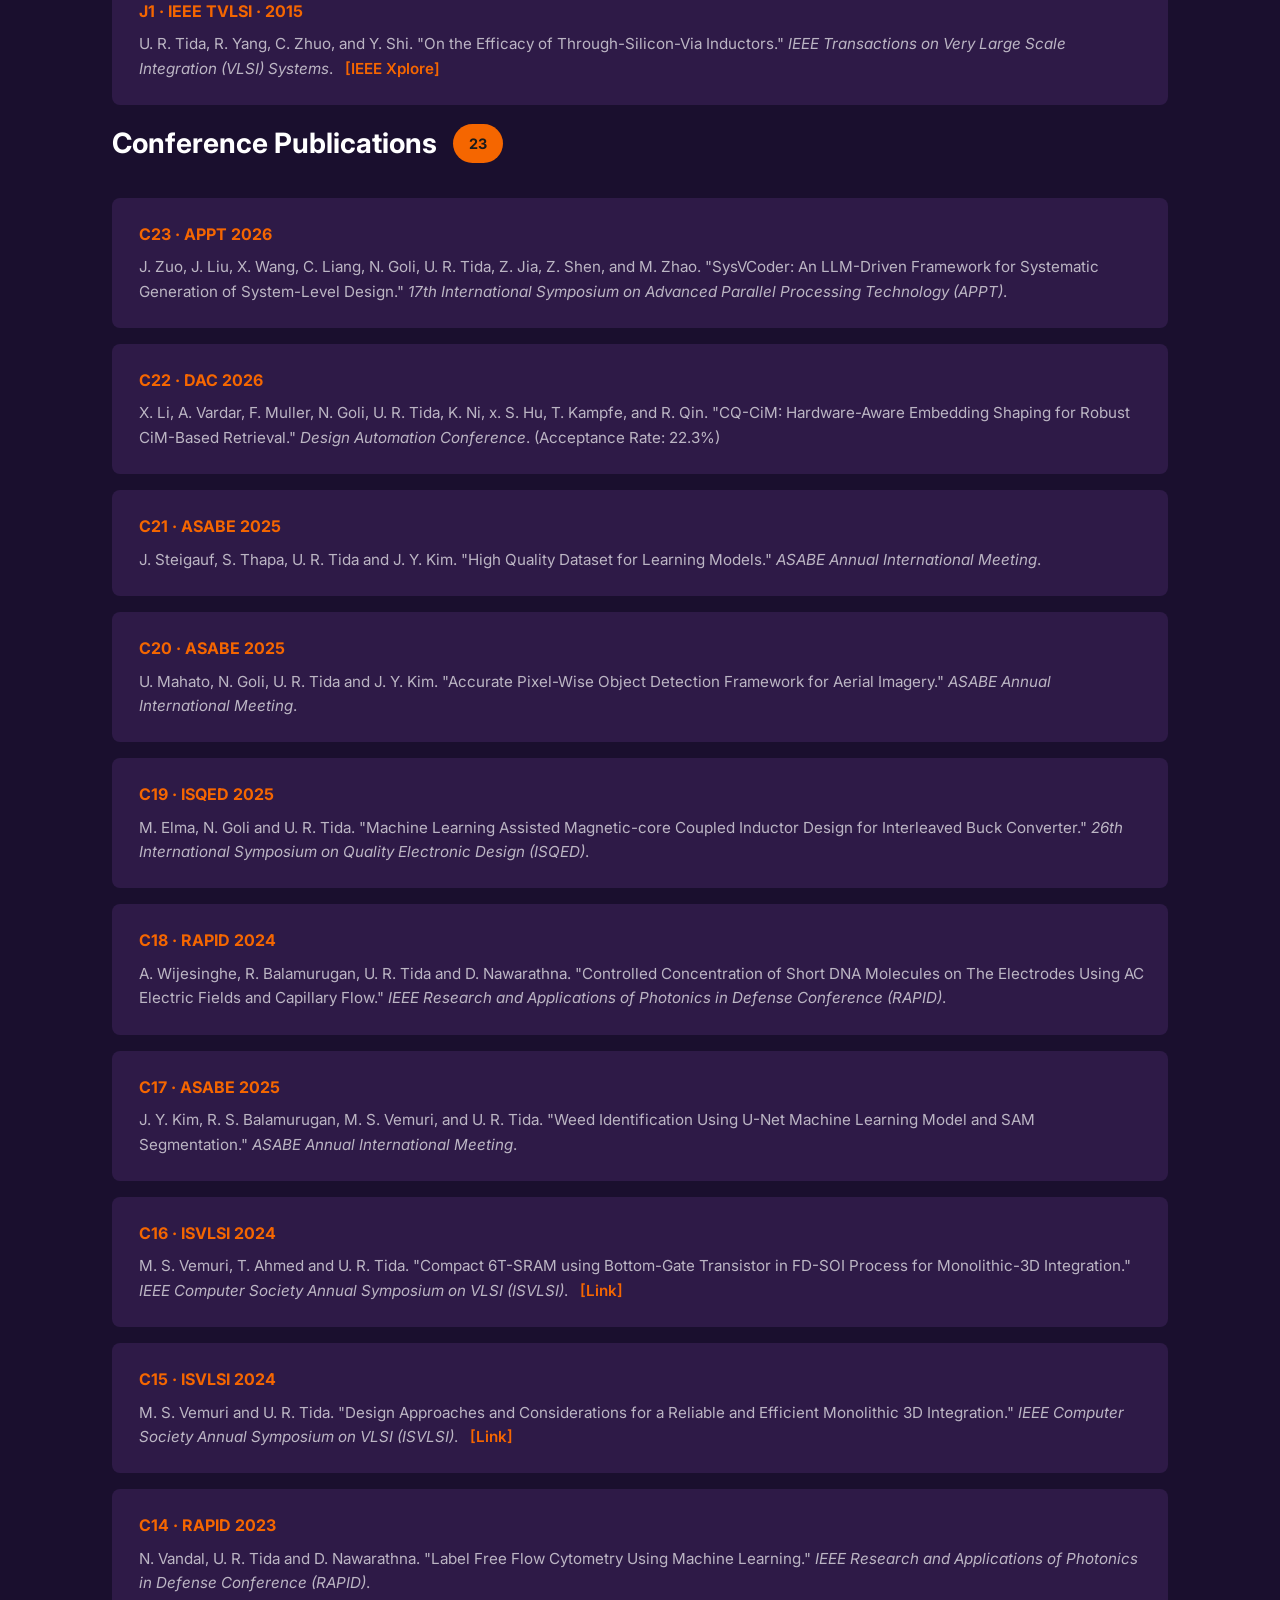
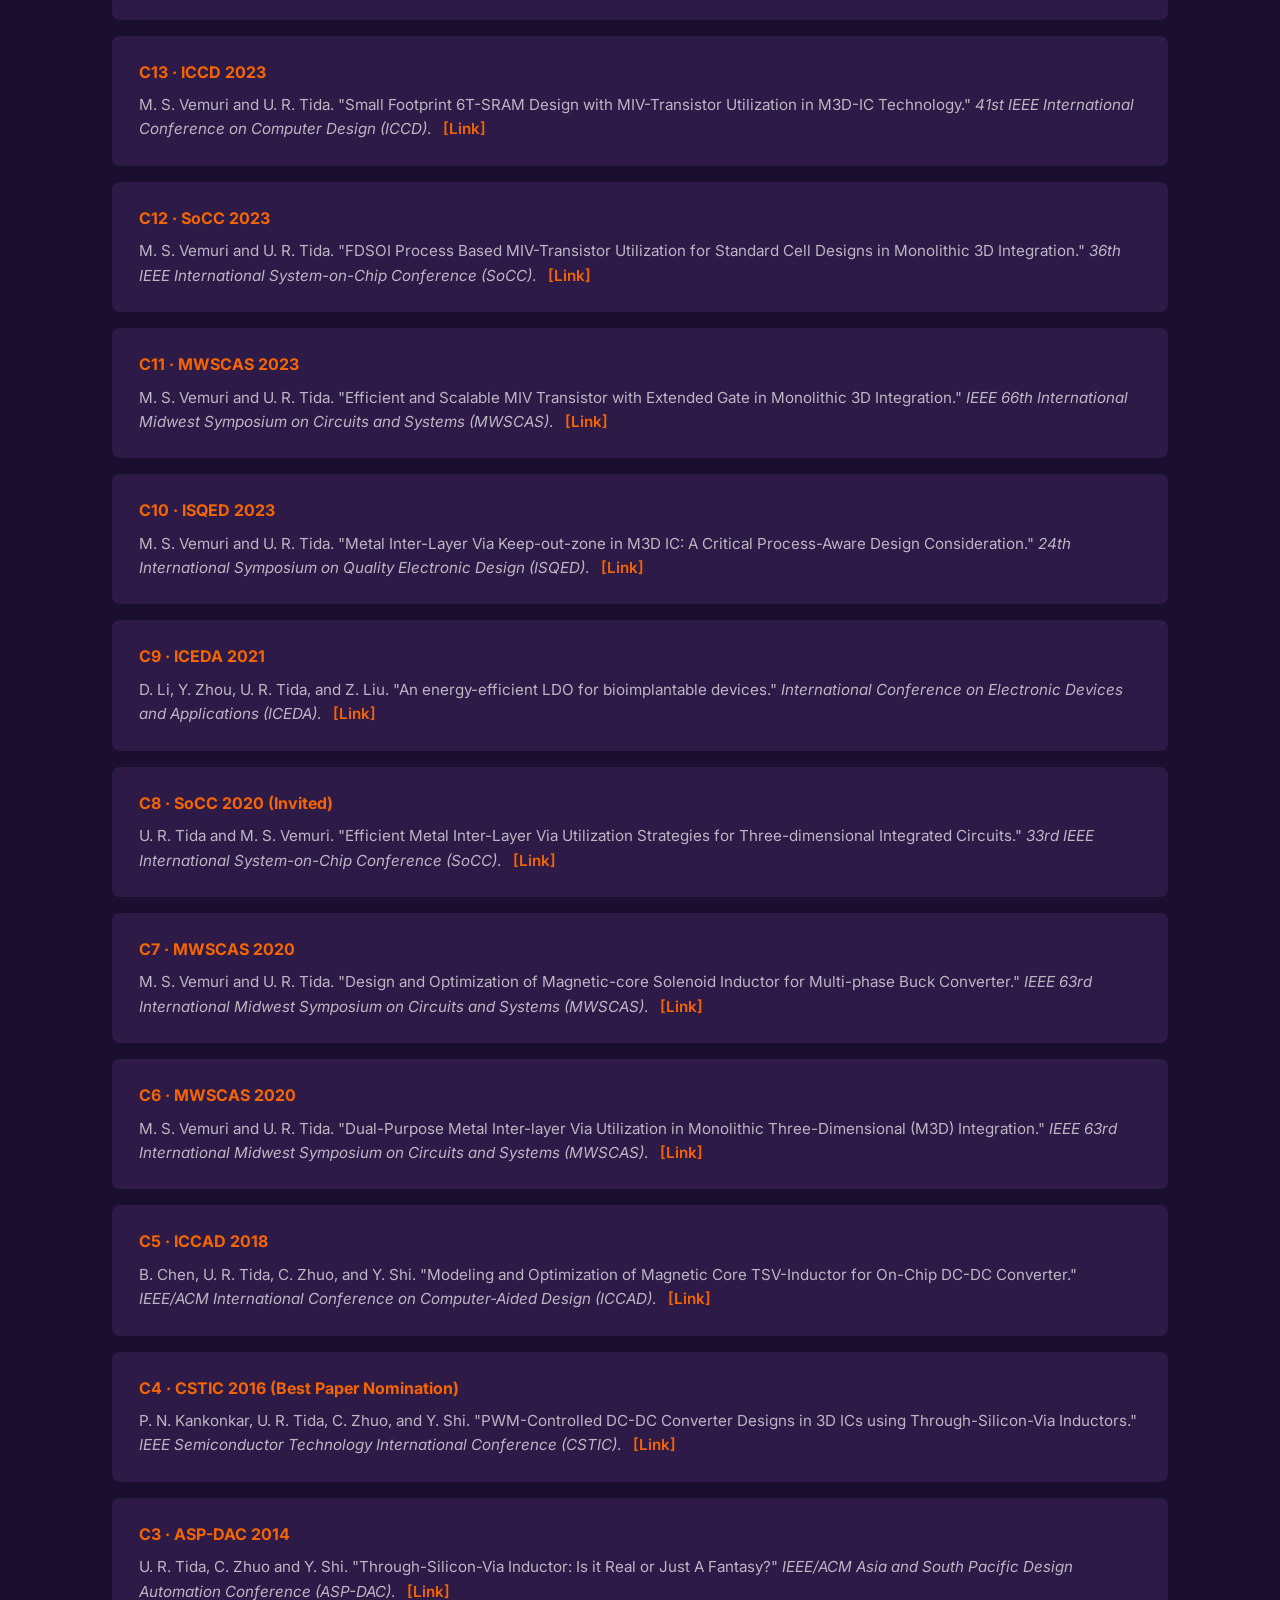
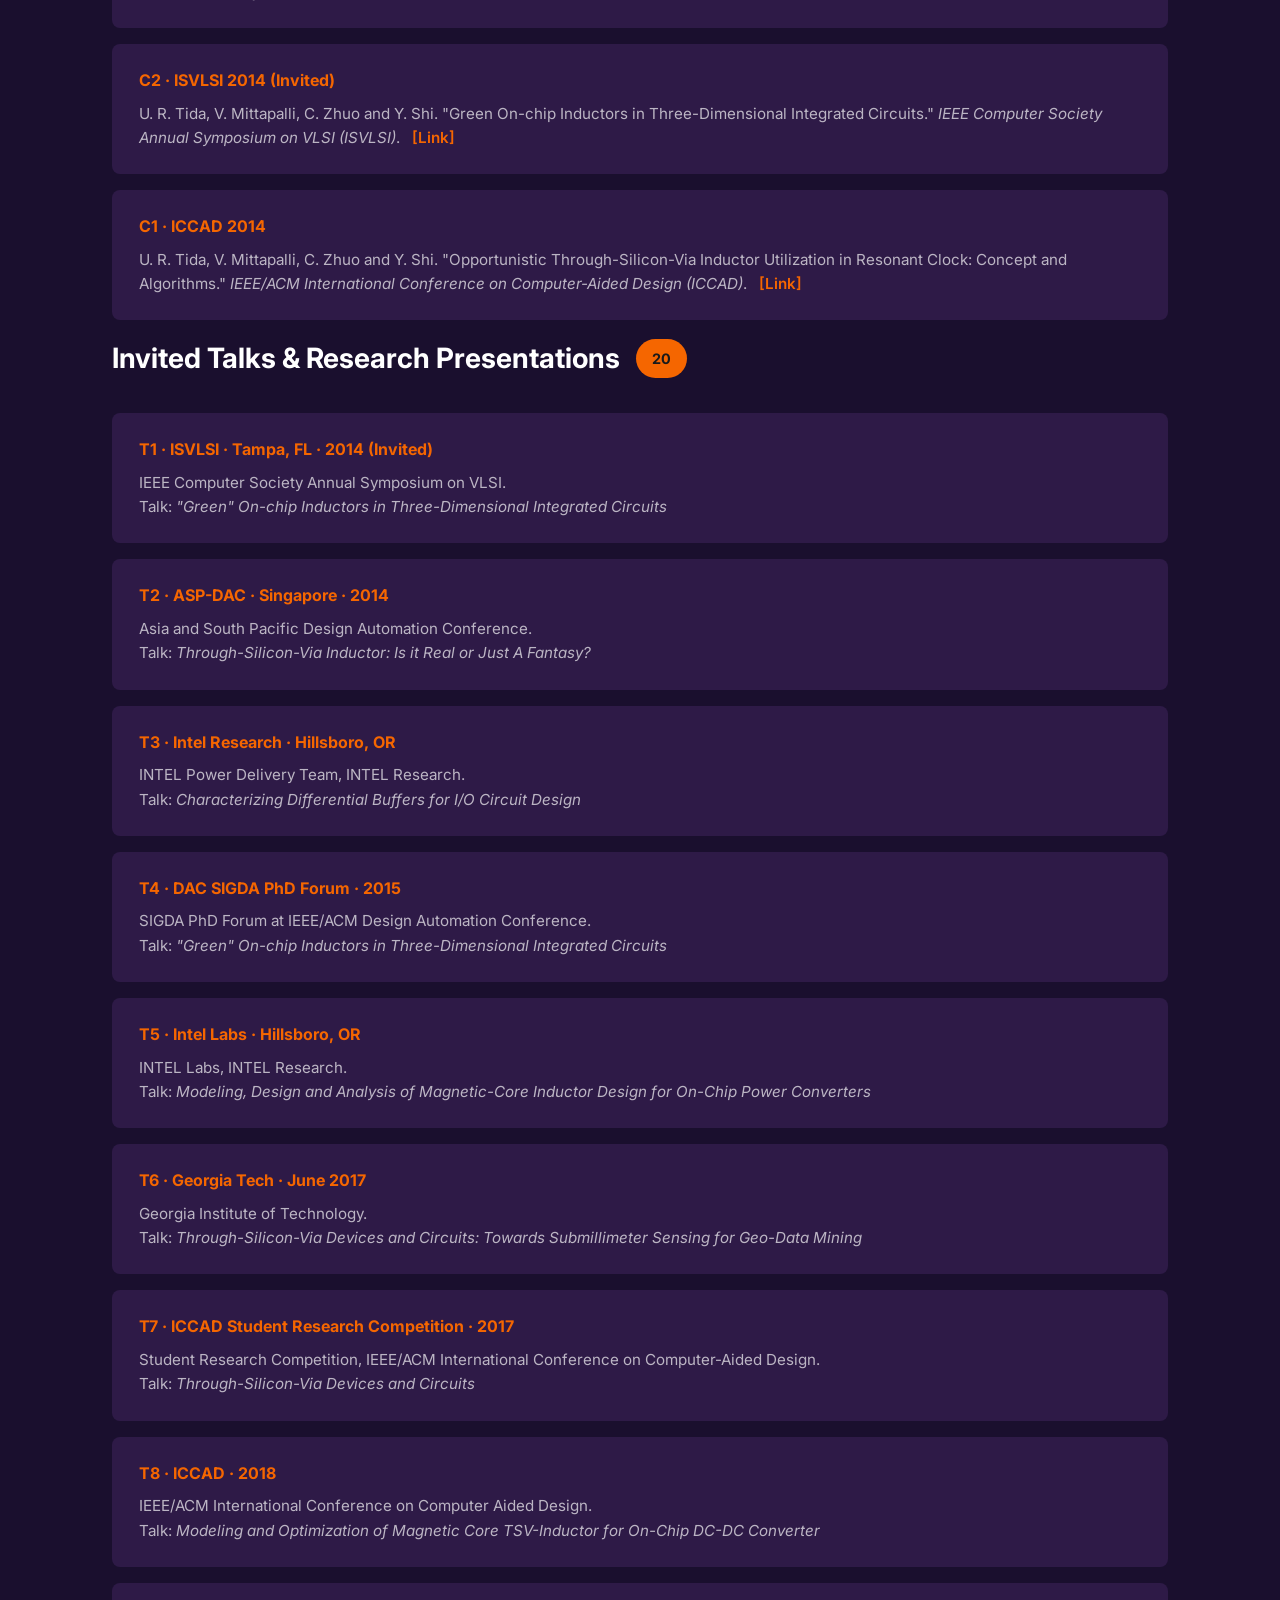
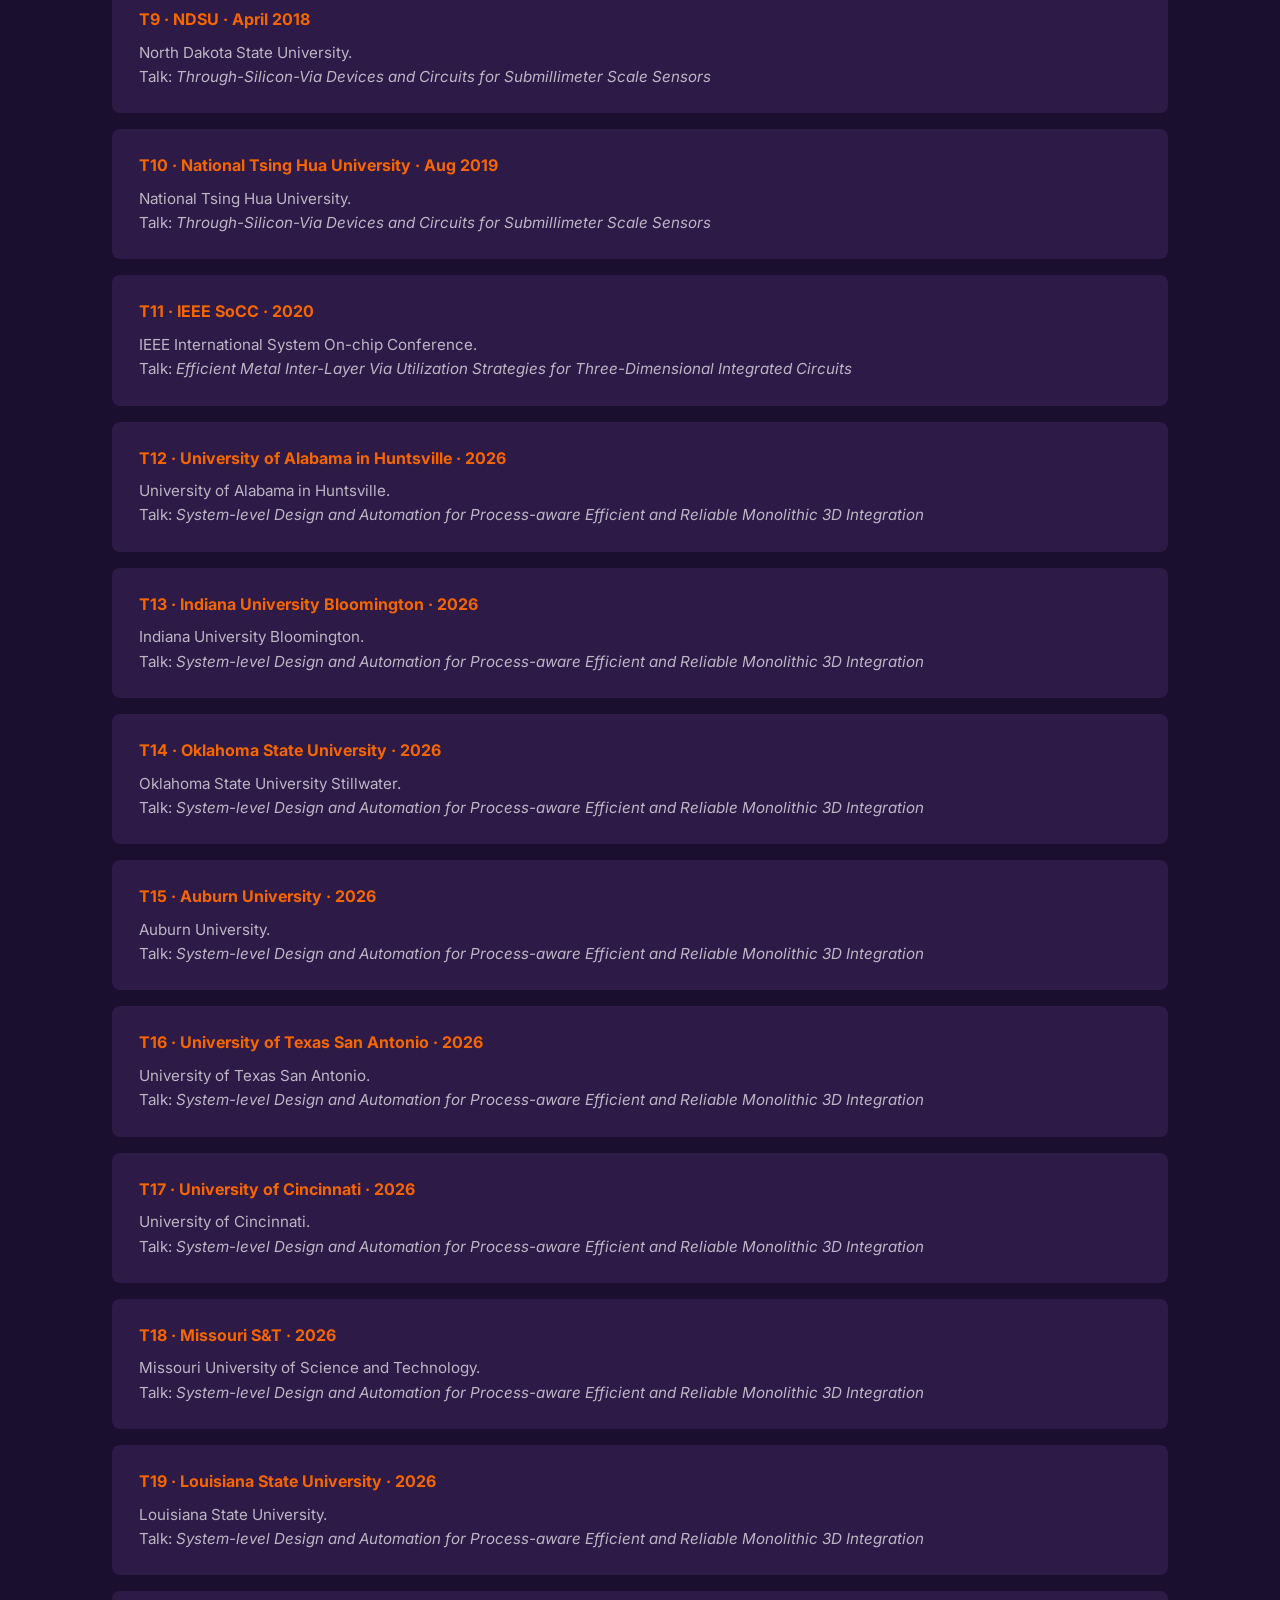
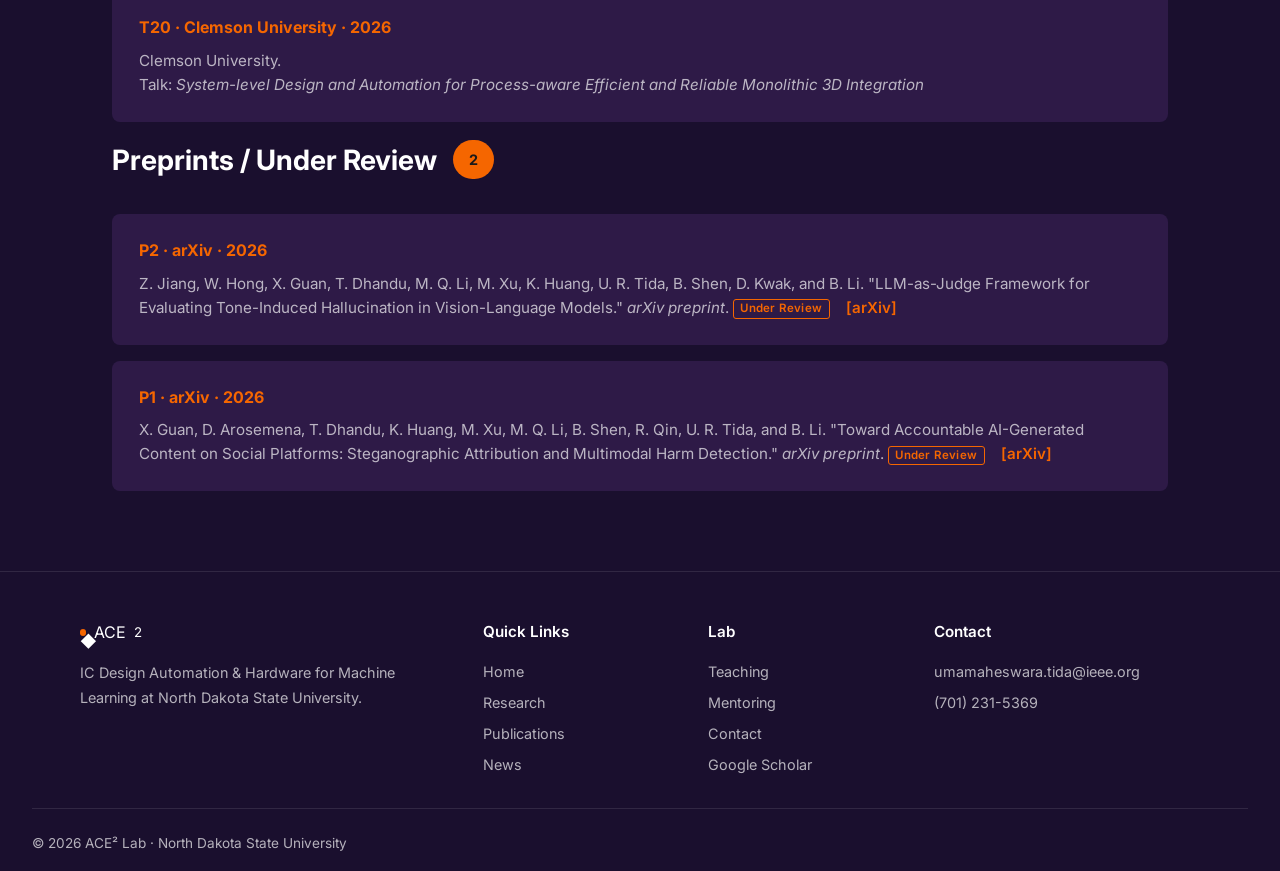
<file: publications.html>
<!DOCTYPE html>
<html lang="en">
<head>
  <meta charset="UTF-8" />
  <meta name="viewport" content="width=device-width, initial-scale=1.0" />
  <meta name="description" content="Publications of Dr. Umamaheswara Rao Tida – ACE² Lab, NDSU. Journal papers, conference papers, book chapters, and invited talks in IC Design Automation and ML Hardware." />
  <title>Publications – ACE² @ NDSU</title>
  <link rel="stylesheet" href="style.css" />
</head>
<body>
<nav class="navbar">
  <a href="index.html" class="navbar-brand"><span class="dot">◆</span> ACE<sup>2</sup></a>
  <ul class="navbar-links">
    <li><a href="index.html">Home</a></li>
    <li><a href="research.html">Research</a></li>
    <li><a href="teaching.html">Teaching</a></li>
    <li><a href="mentoring.html">Mentoring</a></li>
    <li><a href="publications.html" class="active">Publications</a></li>
    <li><a href="service.html">Service</a></li>
  </ul>
</nav>

<div class="page-hero">
  <h1>Publications &amp; Talks</h1>
  <p>1 Book Chapter · 16 Journal Articles · 23 Conference Papers · 20 Invited Talks · 2 Preprints</p>
</div>

<div class="section">

  <!-- Google Scholar Banner -->
  <div class="scholar-banner">
    <div>
      <h3>📚 Full Publication List on Google Scholar</h3>
      <p>View citation counts, h-index, and the complete up-to-date record of Dr. Tida's research output.</p>
    </div>
    <a href="https://scholar.google.com/citations?user=gwUrkUwAAAAJ" target="_blank" class="btn btn-gold">View on Google Scholar →</a>
  </div>

  <!-- Book Chapters -->
  <div class="pub-section-header">
    <h2>Book Chapters</h2>
    <span class="pub-count">1</span>
  </div>
  <ul class="pub-list">
    <li class="pub-item">
      <div class="pub-num">B1</div>
      <p>U. R. Tida, C. Zhuo, and Y. Shi (2015). "Green On-chip Inductors for Three-Dimensional Integrated Circuits: Concepts, Algorithms and Applications." In <em>CMOS and Post-CMOS Perspectives of Electronic Device Scaling</em>, IET Publishing. <a href="https://scholar.google.com/citations?view_op=view_citation&hl=en&user=gwUrkUwAAAAJ&citation_for_view=gwUrkUwAAAAJ:IjCSPb-OGe4C" class="pub-link">[Publisher]</a></p>
    </li>
  </ul>

  <!-- Journal Publications -->
  <div class="pub-section-header">
    <h2>Journal Publications</h2>
    <span class="pub-count">16</span>
  </div>
  <ul class="pub-list">
    <li class="pub-item">
      <div class="pub-num">J16 · ASABE CEA · 2026 (under review)</div>
      <p>S. Thapa, J. Steigauf, U. R. Tida, and J. Y. Kim. "Enhancing Dataset Quality for AI Models using Zero-Shot Generalization in Agriculture Imagery." <em>ASABE Controlled Environment Agriculture</em>.</p>
    </li>
    <li class="pub-item">
      <div class="pub-num">J15 · ACM TODAES · 2026 (under review)</div>
      <p>M. Elma, I. Akinfemisoye, N. Goli, and U. R. Tida. "Machine Learning assisted Modeling, Design and Optimization of On-chip Coupled Magnetic Inductor for Efficient Interleaved Buck Converter Design." <em>ACM Transactions on Design Automation of Electronic Systems</em>.</p>
    </li>
    <li class="pub-item">
      <div class="pub-num">J14 · IEEE TVLSI · 2026 (under review)</div>
      <p>I. Akinfemisoye, M. S. Vemuri, and U. R. Tida. "Modeling and Design of 6T SRAM with Opportunistic Utilization of Bottom-gate Transistor in FD-SOI Process for Monolithic 3D Integration." <em>IEEE Transactions in VLSI Design (TVLSI)</em>.</p>
    </li>
    <li class="pub-item">
      <div class="pub-num">J13 · ASABE AEA · 2026</div>
      <p>X. Zhang, R. B. Balamurugan, M. S. Vemuri, U. R. Tida, and J. Y. Kim. "A Comparative Study of U-Net and YoloV11 for Weed Segmentation." <em>ASABE Applied Engineering in Agriculture</em>.</p>
    </li>
    <li class="pub-item">
      <div class="pub-num">J12 · ACS Analytical Chemistry · 2026</div>
      <p>A. Wijesinghe, R. B. Balamurugan, U. R. Tida, and D. Nawarathna. "High-throughput Printing-free Nucleic Acid Microarrays Using AC Electric Fields." <em>ACS Analytical Chemistry</em>.</p>
    </li>
    <li class="pub-item">
      <div class="pub-num">J11 · High-confidence Computing · 2026</div>
      <p>D. Yu, N. Goli, Y. Ishimura, Y. Li, U. R. Tida, and Z. Jia. "SoK: Towards a User-Centric, Privacy-Preserving, and Reliable AI Agent via On-Device LLM Personalization." <em>High-confidence Computing</em>.</p>
    </li>
    <li class="pub-item">
      <div class="pub-num">J10 · PLOS ONE · 2025</div>
      <p>R. S. Balamurugan, Y. Asad, T. Gao, D. Nawarathna, U. R. Tida, and D. Sun. "Automating the Amino Acid Identification in Elliptical Dichroism Spectrometer with Machine Learning." <em>PLOS ONE</em>. <a href="https://scholar.google.com/citations?view_op=view_citation&hl=en&user=gwUrkUwAAAAJ&citation_for_view=gwUrkUwAAAAJ:KxtntwgDAa4C" class="pub-link">[PLOS ONE]</a></p>
    </li>
    <li class="pub-item">
      <div class="pub-num">J9 · Heliyon · 2024</div>
      <p>Y. Asad, K. P. Jangili, A. Arshad, M. Elma, K. Rasuleva, A. Akinlalu, T. Gao, U. R. Tida, W. Xia, and D. Sun. "Characterizing Biomolecular Structure Features Through An Innovative Elliptical Dichroism Spectrometry for Cancer Detection." <em>Heliyon</em>. <a href="https://scholar.google.com/citations?view_op=view_citation&hl=en&user=gwUrkUwAAAAJ&citation_for_view=gwUrkUwAAAAJ:xtRiw3GOFMkC" class="pub-link">[Heliyon]</a></p>
    </li>
    <li class="pub-item">
      <div class="pub-num">J8 · IEEE Access · 2023</div>
      <p>M. S. Vemuri and U. R. Tida. "Modeling and Design of Dual-Purpose MIV in Monolithic 3D IC." <em>IEEE Access</em>. <a href="https://scholar.google.com/citations?view_op=view_citation&hl=en&user=gwUrkUwAAAAJ&citation_for_view=gwUrkUwAAAAJ:b0M2c_1WBrUC" class="pub-link">[IEEE Access]</a></p>
    </li>
    <li class="pub-item">
      <div class="pub-num">J7 · IEEE Access · 2023</div>
      <p>M. Elma, M. S. Vemuri, and U. R. Tida. "Design, Analysis and Optimization of Magnetic-Core Solenoid Inductor for On-Chip Multi-Phase Buck Converter." <em>IEEE Access</em>. <a href="https://scholar.google.com/citations?view_op=view_citation&hl=en&user=gwUrkUwAAAAJ&citation_for_view=gwUrkUwAAAAJ:D03iK_w7-QYC" class="pub-link">[IEEE Access]</a></p>
    </li>
    <li class="pub-item">
      <div class="pub-num">J6 · Electrophoresis · 2021</div>
      <p>L. Velmanickam, V. Jayasooriya, M. S. Sarma, U. R. Tida, and D. Nawarathna. "Recent advances in dielectrophoresis toward biomarker detection: A summary of studies published between 2014 and 2021." <em>Electrophoresis</em>. <a href="https://scholar.google.com/citations?view_op=view_citation&hl=en&user=gwUrkUwAAAAJ&citation_for_view=gwUrkUwAAAAJ:u_35RYKgDlwC" class="pub-link">[Wiley]</a></p>
    </li>
    <li class="pub-item">
      <div class="pub-num">J5 · ACM TODAES · 2022</div>
      <p>B. Chen, U. R. Tida, C. Zhuo, and Y. Shi. "Magnetic Core TSV-Inductor and Optimization for On-chip DC-DC Converter." <em>ACM Transactions on Design Automation of Electronic Systems (TODAES)</em>. <a href="https://scholar.google.com/citations?view_op=view_citation&hl=en&user=gwUrkUwAAAAJ&citation_for_view=gwUrkUwAAAAJ:dfsIfKJdRG4C" class="pub-link">[ACM DL]</a></p>
    </li>
    <li class="pub-item">
      <div class="pub-num">J4 · IEEE TVLSI · 2020</div>
      <p>U. R. Tida, C. Zhuo, and Y. Shi. "Single-Inductor-Multiple-Tier-Regulation: TSV-Inductor Based On-chip Buck Converters for 3D-IC Power Delivery." <em>IEEE Transactions on Very Large Scale Integration (VLSI) Systems</em>. <a href="https://scholar.google.com/citations?view_op=view_citation&hl=en&user=gwUrkUwAAAAJ&citation_for_view=gwUrkUwAAAAJ:HoB7MX3m0LUC" class="pub-link">[IEEE Xplore]</a></p>
    </li>
    <li class="pub-item">
      <div class="pub-num">J3 · IEEE TCAD · 2019</div>
      <p>U. R. Tida, C. Zhuo, and Y. Shi. "Dynamic Frequency Scaling Aware Opportunistic Through-Silicon-Via Inductor Utilization in Resonant Clocking." <em>IEEE Transactions on Computer-Aided Design of Integrated Circuits and Systems (TCAD)</em>. <a href="https://scholar.google.com/citations?view_op=view_citation&hl=en&user=gwUrkUwAAAAJ&citation_for_view=gwUrkUwAAAAJ:Y0pCki6q_DkC" class="pub-link">[IEEE Xplore]</a></p>
    </li>
    <li class="pub-item">
      <div class="pub-num">J2 · ACM JETC · 2014</div>
      <p>U. R. Tida, C. Zhuo, and Y. Shi. "Novel Through-Silicon-Via Inductor Based On-chip DC-DC Converter Designs in 3D ICs." <em>ACM Journal on Emerging Technologies in Computing Systems (JETC)</em>. <a href="https://scholar.google.com/citations?view_op=view_citation&hl=en&user=gwUrkUwAAAAJ&citation_for_view=gwUrkUwAAAAJ:u-x6o8ySG0sC" class="pub-link">[ACM DL]</a></p>
    </li>
    <li class="pub-item">
      <div class="pub-num">J1 · IEEE TVLSI · 2015</div>
      <p>U. R. Tida, R. Yang, C. Zhuo, and Y. Shi. "On the Efficacy of Through-Silicon-Via Inductors." <em>IEEE Transactions on Very Large Scale Integration (VLSI) Systems</em>. <a href="https://scholar.google.com/citations?view_op=view_citation&hl=en&user=gwUrkUwAAAAJ&citation_for_view=gwUrkUwAAAAJ:d1gkVwhDpl0C" class="pub-link">[IEEE Xplore]</a></p>
    </li>
  </ul>

  <!-- Conference Publications -->
  <div class="pub-section-header">
    <h2>Conference Publications</h2>
    <span class="pub-count">23</span>
  </div>
  <ul class="pub-list">
    <li class="pub-item">
      <div class="pub-num">C23 · APPT 2026</div>
        <p>J. Zuo, J. Liu, X. Wang, C. Liang, N. Goli, U. R. Tida, Z. Jia, Z. Shen, and M. Zhao. "SysVCoder: An LLM-Driven Framework for Systematic Generation of System-Level Design." <em>17th International Symposium on Advanced Parallel Processing Technology (APPT)</em>.</p>
      </li>
      <li class="pub-item">
      <div class="pub-num">C22 · DAC 2026</div>
      <p>X. Li, A. Vardar, F. Muller, N. Goli, U. R. Tida, K. Ni, x. S. Hu, T. Kampfe, and R. Qin. "CQ-CiM: Hardware-Aware Embedding Shaping for Robust CiM-Based Retrieval." <em>Design Automation Conference</em>. (Acceptance Rate: 22.3%)</p>
    </li>
    <li class="pub-item">
      <div class="pub-num">C21 · ASABE 2025</div>
      <p>J. Steigauf, S. Thapa, U. R. Tida and J. Y. Kim. "High Quality Dataset for Learning Models." <em>ASABE Annual International Meeting</em>.</p>
    </li>
    <li class="pub-item">
      <div class="pub-num">C20 · ASABE 2025</div>
      <p>U. Mahato, N. Goli, U. R. Tida and J. Y. Kim. "Accurate Pixel-Wise Object Detection Framework for Aerial Imagery." <em>ASABE Annual International Meeting</em>.</p>
    </li>
    <li class="pub-item">
      <div class="pub-num">C19 · ISQED 2025</div>
      <p>M. Elma, N. Goli and U. R. Tida. "Machine Learning Assisted Magnetic-core Coupled Inductor Design for Interleaved Buck Converter." <em>26th International Symposium on Quality Electronic Design (ISQED)</em>.</p>
    </li>
    <li class="pub-item">
      <div class="pub-num">C18 · RAPID 2024</div>
      <p>A. Wijesinghe, R. Balamurugan, U. R. Tida and D. Nawarathna. "Controlled Concentration of Short DNA Molecules on The Electrodes Using AC Electric Fields and Capillary Flow." <em>IEEE Research and Applications of Photonics in Defense Conference (RAPID)</em>.</p>
    </li>
    <li class="pub-item">
      <div class="pub-num">C17 · ASABE 2025</div>
      <p>J. Y. Kim, R. S. Balamurugan, M. S. Vemuri, and U. R. Tida. "Weed Identification Using U-Net Machine Learning Model and SAM Segmentation." <em>ASABE Annual International Meeting</em>.</p>
    </li>
    <li class="pub-item">
      <div class="pub-num">C16 · ISVLSI 2024</div>
      <p>M. S. Vemuri, T. Ahmed and U. R. Tida. "Compact 6T-SRAM using Bottom-Gate Transistor in FD-SOI Process for Monolithic-3D Integration." <em>IEEE Computer Society Annual Symposium on VLSI (ISVLSI)</em>. <a href="https://scholar.google.com/citations?view_op=view_citation&hl=en&user=gwUrkUwAAAAJ&citation_for_view=gwUrkUwAAAAJ:P5F9QuxV20EC" class="pub-link">[Link]</a></p>
    </li>
    <li class="pub-item">
      <div class="pub-num">C15 · ISVLSI 2024</div>
      <p>M. S. Vemuri and U. R. Tida. "Design Approaches and Considerations for a Reliable and Efficient Monolithic 3D Integration." <em>IEEE Computer Society Annual Symposium on VLSI (ISVLSI)</em>. <a href="https://scholar.google.com/citations?view_op=view_citation&hl=en&user=gwUrkUwAAAAJ&citation_for_view=gwUrkUwAAAAJ:1sJd4Hv_s6UC" class="pub-link">[Link]</a></p>
    </li>
    <li class="pub-item">
      <div class="pub-num">C14 · RAPID 2023</div>
      <p>N. Vandal, U. R. Tida and D. Nawarathna. "Label Free Flow Cytometry Using Machine Learning." <em>IEEE Research and Applications of Photonics in Defense Conference (RAPID)</em>.</p>
    </li>
    <li class="pub-item">
      <div class="pub-num">C13 · ICCD 2023</div>
      <p>M. S. Vemuri and U. R. Tida. "Small Footprint 6T-SRAM Design with MIV-Transistor Utilization in M3D-IC Technology." <em>41st IEEE International Conference on Computer Design (ICCD)</em>. <a href="https://scholar.google.com/citations?view_op=view_citation&hl=en&user=gwUrkUwAAAAJ&citation_for_view=gwUrkUwAAAAJ:_xSYboBqXhAC" class="pub-link">[Link]</a></p>
    </li>
    <li class="pub-item">
      <div class="pub-num">C12 · SoCC 2023</div>
      <p>M. S. Vemuri and U. R. Tida. "FDSOI Process Based MIV-Transistor Utilization for Standard Cell Designs in Monolithic 3D Integration." <em>36th IEEE International System-on-Chip Conference (SoCC)</em>. <a href="https://scholar.google.com/citations?view_op=view_citation&hl=en&user=gwUrkUwAAAAJ&citation_for_view=gwUrkUwAAAAJ:pyW8ca7W8N0C" class="pub-link">[Link]</a></p>
    </li>
    <li class="pub-item">
      <div class="pub-num">C11 · MWSCAS 2023</div>
      <p>M. S. Vemuri and U. R. Tida. "Efficient and Scalable MIV Transistor with Extended Gate in Monolithic 3D Integration." <em>IEEE 66th International Midwest Symposium on Circuits and Systems (MWSCAS)</em>. <a href="https://scholar.google.com/citations?view_op=view_citation&hl=en&user=gwUrkUwAAAAJ&citation_for_view=gwUrkUwAAAAJ:bFI3QPDXJZMC" class="pub-link">[Link]</a></p>
    </li>
    <li class="pub-item">
      <div class="pub-num">C10 · ISQED 2023</div>
      <p>M. S. Vemuri and U. R. Tida. "Metal Inter-Layer Via Keep-out-zone in M3D IC: A Critical Process-Aware Design Consideration." <em>24th International Symposium on Quality Electronic Design (ISQED)</em>. <a href="https://scholar.google.com/citations?view_op=view_citation&hl=en&user=gwUrkUwAAAAJ&citation_for_view=gwUrkUwAAAAJ:yD5IFk8b50cC" class="pub-link">[Link]</a></p>
    </li>
    <li class="pub-item">
      <div class="pub-num">C9 · ICEDA 2021</div>
      <p>D. Li, Y. Zhou, U. R. Tida, and Z. Liu. "An energy-efficient LDO for bioimplantable devices." <em>International Conference on Electronic Devices and Applications (ICEDA)</em>. <a href="https://scholar.google.com/citations?view_op=view_citation&hl=en&user=gwUrkUwAAAAJ&citation_for_view=gwUrkUwAAAAJ:4OULZ7Gr8RgC" class="pub-link">[Link]</a></p>
    </li>
    <li class="pub-item">
      <div class="pub-num">C8 · SoCC 2020 (Invited)</div>
      <p>U. R. Tida and M. S. Vemuri. "Efficient Metal Inter-Layer Via Utilization Strategies for Three-dimensional Integrated Circuits." <em>33rd IEEE International System-on-Chip Conference (SoCC)</em>. <a href="https://scholar.google.com/citations?view_op=view_citation&hl=en&user=gwUrkUwAAAAJ&citation_for_view=gwUrkUwAAAAJ:fPk4N6BV_jEC" class="pub-link">[Link]</a></p>
    </li>
    <li class="pub-item">
      <div class="pub-num">C7 · MWSCAS 2020</div>
      <p>M. S. Vemuri and U. R. Tida. "Design and Optimization of Magnetic-core Solenoid Inductor for Multi-phase Buck Converter." <em>IEEE 63rd International Midwest Symposium on Circuits and Systems (MWSCAS)</em>. <a href="https://scholar.google.com/citations?view_op=view_citation&hl=en&user=gwUrkUwAAAAJ&citation_for_view=gwUrkUwAAAAJ:rO6llkc54NcC" class="pub-link">[Link]</a></p>
    </li>
    <li class="pub-item">
      <div class="pub-num">C6 · MWSCAS 2020</div>
      <p>M. S. Vemuri and U. R. Tida. "Dual-Purpose Metal Inter-layer Via Utilization in Monolithic Three-Dimensional (M3D) Integration." <em>IEEE 63rd International Midwest Symposium on Circuits and Systems (MWSCAS)</em>. <a href="https://scholar.google.com/citations?view_op=view_citation&hl=en&user=gwUrkUwAAAAJ&citation_for_view=gwUrkUwAAAAJ:3s1wT3WcHBgC" class="pub-link">[Link]</a></p>
    </li>
    <li class="pub-item">
      <div class="pub-num">C5 · ICCAD 2018</div>
      <p>B. Chen, U. R. Tida, C. Zhuo, and Y. Shi. "Modeling and Optimization of Magnetic Core TSV-Inductor for On-Chip DC-DC Converter." <em>IEEE/ACM International Conference on Computer-Aided Design (ICCAD)</em>. <a href="https://scholar.google.com/citations?view_op=view_citation&hl=en&user=gwUrkUwAAAAJ&citation_for_view=gwUrkUwAAAAJ:Tyk-4Ss8FVUC" class="pub-link">[Link]</a></p>
    </li>
    <li class="pub-item">
      <div class="pub-num">C4 · CSTIC 2016 <strong>(Best Paper Nomination)</strong></div>
      <p>P. N. Kankonkar, U. R. Tida, C. Zhuo, and Y. Shi. "PWM-Controlled DC-DC Converter Designs in 3D ICs using Through-Silicon-Via Inductors." <em>IEEE Semiconductor Technology International Conference (CSTIC)</em>. <a href="https://scholar.google.com/citations?view_op=view_citation&hl=en&user=gwUrkUwAAAAJ&citation_for_view=gwUrkUwAAAAJ:qjMakFHDy7sC" class="pub-link">[Link]</a></p>
    </li>
    <li class="pub-item">
      <div class="pub-num">C3 · ASP-DAC 2014</div>
      <p>U. R. Tida, C. Zhuo and Y. Shi. "Through-Silicon-Via Inductor: Is it Real or Just A Fantasy?" <em>IEEE/ACM Asia and South Pacific Design Automation Conference (ASP-DAC)</em>. <a href="https://scholar.google.com/citations?view_op=view_citation&hl=en&user=gwUrkUwAAAAJ&citation_for_view=gwUrkUwAAAAJ:u5HHmVD_uO8C" class="pub-link">[Link]</a></p>
    </li>
    <li class="pub-item">
      <div class="pub-num">C2 · ISVLSI 2014 (Invited)</div>
      <p>U. R. Tida, V. Mittapalli, C. Zhuo and Y. Shi. "Green On-chip Inductors in Three-Dimensional Integrated Circuits." <em>IEEE Computer Society Annual Symposium on VLSI (ISVLSI)</em>. <a href="https://scholar.google.com/citations?view_op=view_citation&hl=en&user=gwUrkUwAAAAJ&citation_for_view=gwUrkUwAAAAJ:zYLM7Y9cAGgC" class="pub-link">[Link]</a></p>
    </li>
    <li class="pub-item">
      <div class="pub-num">C1 · ICCAD 2014</div>
      <p>U. R. Tida, V. Mittapalli, C. Zhuo and Y. Shi. "Opportunistic Through-Silicon-Via Inductor Utilization in Resonant Clock: Concept and Algorithms." <em>IEEE/ACM International Conference on Computer-Aided Design (ICCAD)</em>. <a href="https://scholar.google.com/citations?view_op=view_citation&hl=en&user=gwUrkUwAAAAJ&citation_for_view=gwUrkUwAAAAJ:9yKSN-GCB0IC" class="pub-link">[Link]</a></p>
    </li>
  </ul>

  <!-- Invited Talks & Research Presentations -->
  <div class="pub-section-header">
    <h2>Invited Talks &amp; Research Presentations</h2>
    <span class="pub-count">20</span>
  </div>
  <ul class="pub-list">
    <li class="pub-item">
      <div class="pub-num">T1 · ISVLSI · Tampa, FL · 2014 (Invited)</div>
      <p>IEEE Computer Society Annual Symposium on VLSI.<br>Talk: <em>"Green" On-chip Inductors in Three-Dimensional Integrated Circuits</em></p>
    </li>
    <li class="pub-item">
      <div class="pub-num">T2 · ASP-DAC · Singapore · 2014</div>
      <p>Asia and South Pacific Design Automation Conference.<br>Talk: <em>Through-Silicon-Via Inductor: Is it Real or Just A Fantasy?</em></p>
    </li>
    <li class="pub-item">
      <div class="pub-num">T3 · Intel Research · Hillsboro, OR</div>
      <p>INTEL Power Delivery Team, INTEL Research.<br>Talk: <em>Characterizing Differential Buffers for I/O Circuit Design</em></p>
    </li>
    <li class="pub-item">
      <div class="pub-num">T4 · DAC SIGDA PhD Forum · 2015</div>
      <p>SIGDA PhD Forum at IEEE/ACM Design Automation Conference.<br>Talk: <em>"Green" On-chip Inductors in Three-Dimensional Integrated Circuits</em></p>
    </li>
    <li class="pub-item">
      <div class="pub-num">T5 · Intel Labs · Hillsboro, OR</div>
      <p>INTEL Labs, INTEL Research.<br>Talk: <em>Modeling, Design and Analysis of Magnetic-Core Inductor Design for On-Chip Power Converters</em></p>
    </li>
    <li class="pub-item">
      <div class="pub-num">T6 · Georgia Tech · June 2017</div>
      <p>Georgia Institute of Technology.<br>Talk: <em>Through-Silicon-Via Devices and Circuits: Towards Submillimeter Sensing for Geo-Data Mining</em></p>
    </li>
    <li class="pub-item">
      <div class="pub-num">T7 · ICCAD Student Research Competition · 2017</div>
      <p>Student Research Competition, IEEE/ACM International Conference on Computer-Aided Design.<br>Talk: <em>Through-Silicon-Via Devices and Circuits</em></p>
    </li>
    <li class="pub-item">
      <div class="pub-num">T8 · ICCAD · 2018</div>
      <p>IEEE/ACM International Conference on Computer Aided Design.<br>Talk: <em>Modeling and Optimization of Magnetic Core TSV-Inductor for On-Chip DC-DC Converter</em></p>
    </li>
    <li class="pub-item">
      <div class="pub-num">T9 · NDSU · April 2018</div>
      <p>North Dakota State University.<br>Talk: <em>Through-Silicon-Via Devices and Circuits for Submillimeter Scale Sensors</em></p>
    </li>
    <li class="pub-item">
      <div class="pub-num">T10 · National Tsing Hua University · Aug 2019</div>
      <p>National Tsing Hua University.<br>Talk: <em>Through-Silicon-Via Devices and Circuits for Submillimeter Scale Sensors</em></p>
    </li>
    <li class="pub-item">
      <div class="pub-num">T11 · IEEE SoCC · 2020</div>
      <p>IEEE International System On-chip Conference.<br>Talk: <em>Efficient Metal Inter-Layer Via Utilization Strategies for Three-Dimensional Integrated Circuits</em></p>
    </li>
    <li class="pub-item">
      <div class="pub-num">T12 · University of Alabama in Huntsville · 2026</div>
      <p>University of Alabama in Huntsville.<br>Talk: <em>System-level Design and Automation for Process-aware Efficient and Reliable Monolithic 3D Integration</em></p>
    </li>
    <li class="pub-item">
      <div class="pub-num">T13 · Indiana University Bloomington · 2026</div>
      <p>Indiana University Bloomington.<br>Talk: <em>System-level Design and Automation for Process-aware Efficient and Reliable Monolithic 3D Integration</em></p>
    </li>
    <li class="pub-item">
      <div class="pub-num">T14 · Oklahoma State University · 2026</div>
      <p>Oklahoma State University Stillwater.<br>Talk: <em>System-level Design and Automation for Process-aware Efficient and Reliable Monolithic 3D Integration</em></p>
    </li>
    <li class="pub-item">
      <div class="pub-num">T15 · Auburn University · 2026</div>
      <p>Auburn University.<br>Talk: <em>System-level Design and Automation for Process-aware Efficient and Reliable Monolithic 3D Integration</em></p>
    </li>
    <li class="pub-item">
      <div class="pub-num">T16 · University of Texas San Antonio · 2026</div>
      <p>University of Texas San Antonio.<br>Talk: <em>System-level Design and Automation for Process-aware Efficient and Reliable Monolithic 3D Integration</em></p>
    </li>
    <li class="pub-item">
      <div class="pub-num">T17 · University of Cincinnati · 2026</div>
      <p>University of Cincinnati.<br>Talk: <em>System-level Design and Automation for Process-aware Efficient and Reliable Monolithic 3D Integration</em></p>
    </li>
    <li class="pub-item">
      <div class="pub-num">T18 · Missouri S&amp;T · 2026</div>
      <p>Missouri University of Science and Technology.<br>Talk: <em>System-level Design and Automation for Process-aware Efficient and Reliable Monolithic 3D Integration</em></p>
    </li>
    <li class="pub-item">
      <div class="pub-num">T19 · Louisiana State University · 2026</div>
      <p>Louisiana State University.<br>Talk: <em>System-level Design and Automation for Process-aware Efficient and Reliable Monolithic 3D Integration</em></p>
    </li>
    <li class="pub-item">
      <div class="pub-num">T20 · Clemson University · 2026</div>
      <p>Clemson University.<br>Talk: <em>System-level Design and Automation for Process-aware Efficient and Reliable Monolithic 3D Integration</em></p>
    </li>
  </ul>

    <!-- Preprints / Under Review -->
    <div class="pub-section-header">
      <h2>Preprints / Under Review</h2>
      <span class="pub-count">2</span>
    </div>
    <ul class="pub-list">
      <li class="pub-item">
        <div class="pub-num">P2 · arXiv · 2026</div>
        <p>Z. Jiang, W. Hong, X. Guan, T. Dhandu, M. Q. Li, M. Xu, K. Huang, U. R. Tida, B. Shen, D. Kwak, and B. Li. "LLM-as-Judge Framework for Evaluating Tone-Induced Hallucination in Vision-Language Models." <em>arXiv preprint</em>. <span class="pub-badge">Under Review</span> <a href="https://arxiv.org/abs/2604.18803" class="pub-link" target="_blank">[arXiv]</a></p>
      </li>
      <li class="pub-item">
        <div class="pub-num">P1 · arXiv · 2026</div>
        <p>X. Guan, D. Arosemena, T. Dhandu, K. Huang, M. Xu, M. Q. Li, B. Shen, R. Qin, U. R. Tida, and B. Li. "Toward Accountable AI-Generated Content on Social Platforms: Steganographic Attribution and Multimodal Harm Detection." <em>arXiv preprint</em>. <span class="pub-badge">Under Review</span> <a href="https://arxiv.org/abs/2604.10460" class="pub-link" target="_blank">[arXiv]</a></p>
      </li>
    </ul>

</div>

<footer>
  <div class="footer-inner">
    <div>
      <div class="footer-brand"><span class="dot">◆</span> ACE<sup>2</sup></div>
      <p class="footer-tagline">IC Design Automation &amp; Hardware for Machine Learning at North Dakota State University.</p>
    </div>
    <div class="footer-col">
      <h4>Quick Links</h4>
      <a href="index.html">Home</a>
      <a href="research.html">Research</a>
      <a href="publications.html">Publications</a>
      <a href="news.html">News</a>
    </div>
    <div class="footer-col">
      <h4>Lab</h4>
      <a href="teaching.html">Teaching</a>
      <a href="mentoring.html">Mentoring</a>
      <a href="contact.html">Contact</a>
      <a href="https://scholar.google.com/citations?user=gwUrkUwAAAAJ" target="_blank">Google Scholar</a>
    </div>
    <div class="footer-col">
      <h4>Contact</h4>
      <a href="mailto:umamaheswara.tida@ieee.org">umamaheswara.tida@ieee.org</a>
      <a href="tel:+17012315369">(701) 231-5369</a>
    </div>
  </div>
  <div class="footer-bottom">
    <span>© 2026 ACE² Lab · North Dakota State University</span>
  </div>
</footer>
</body>
</html>
</file>
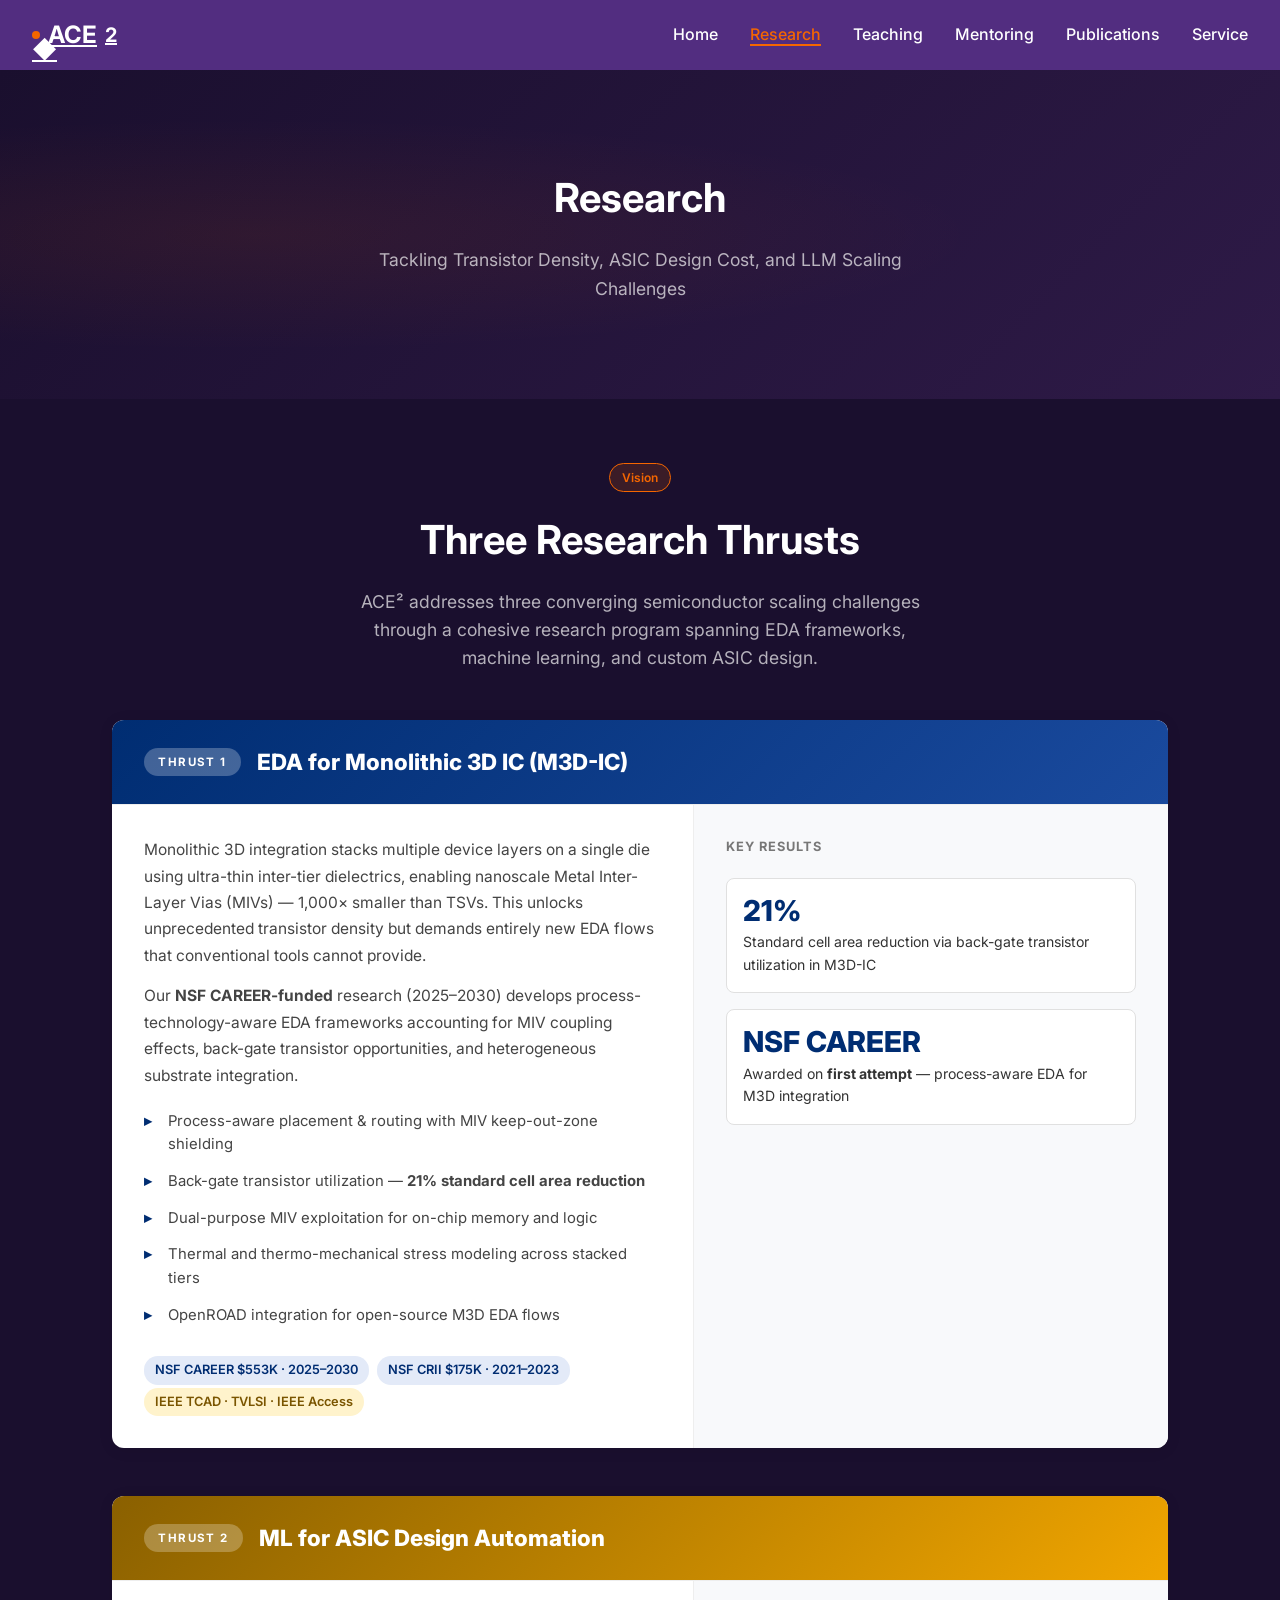
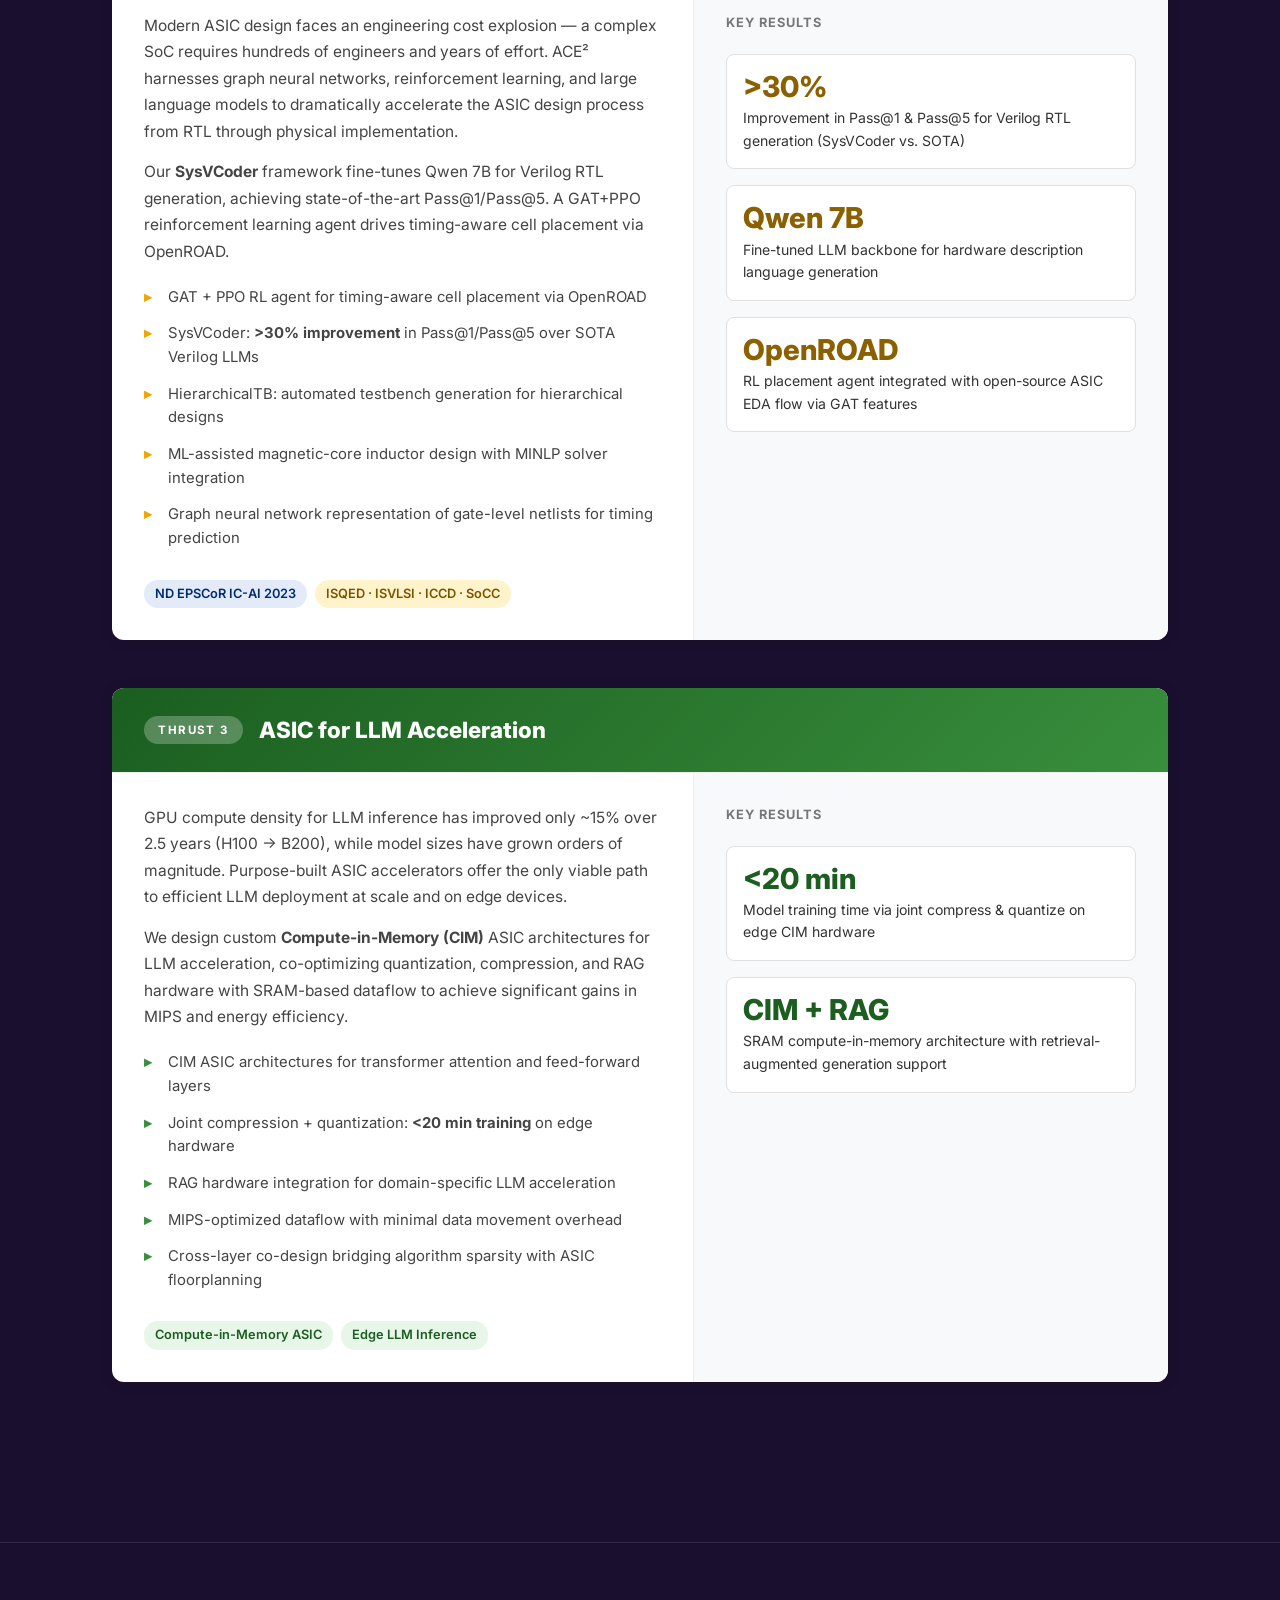
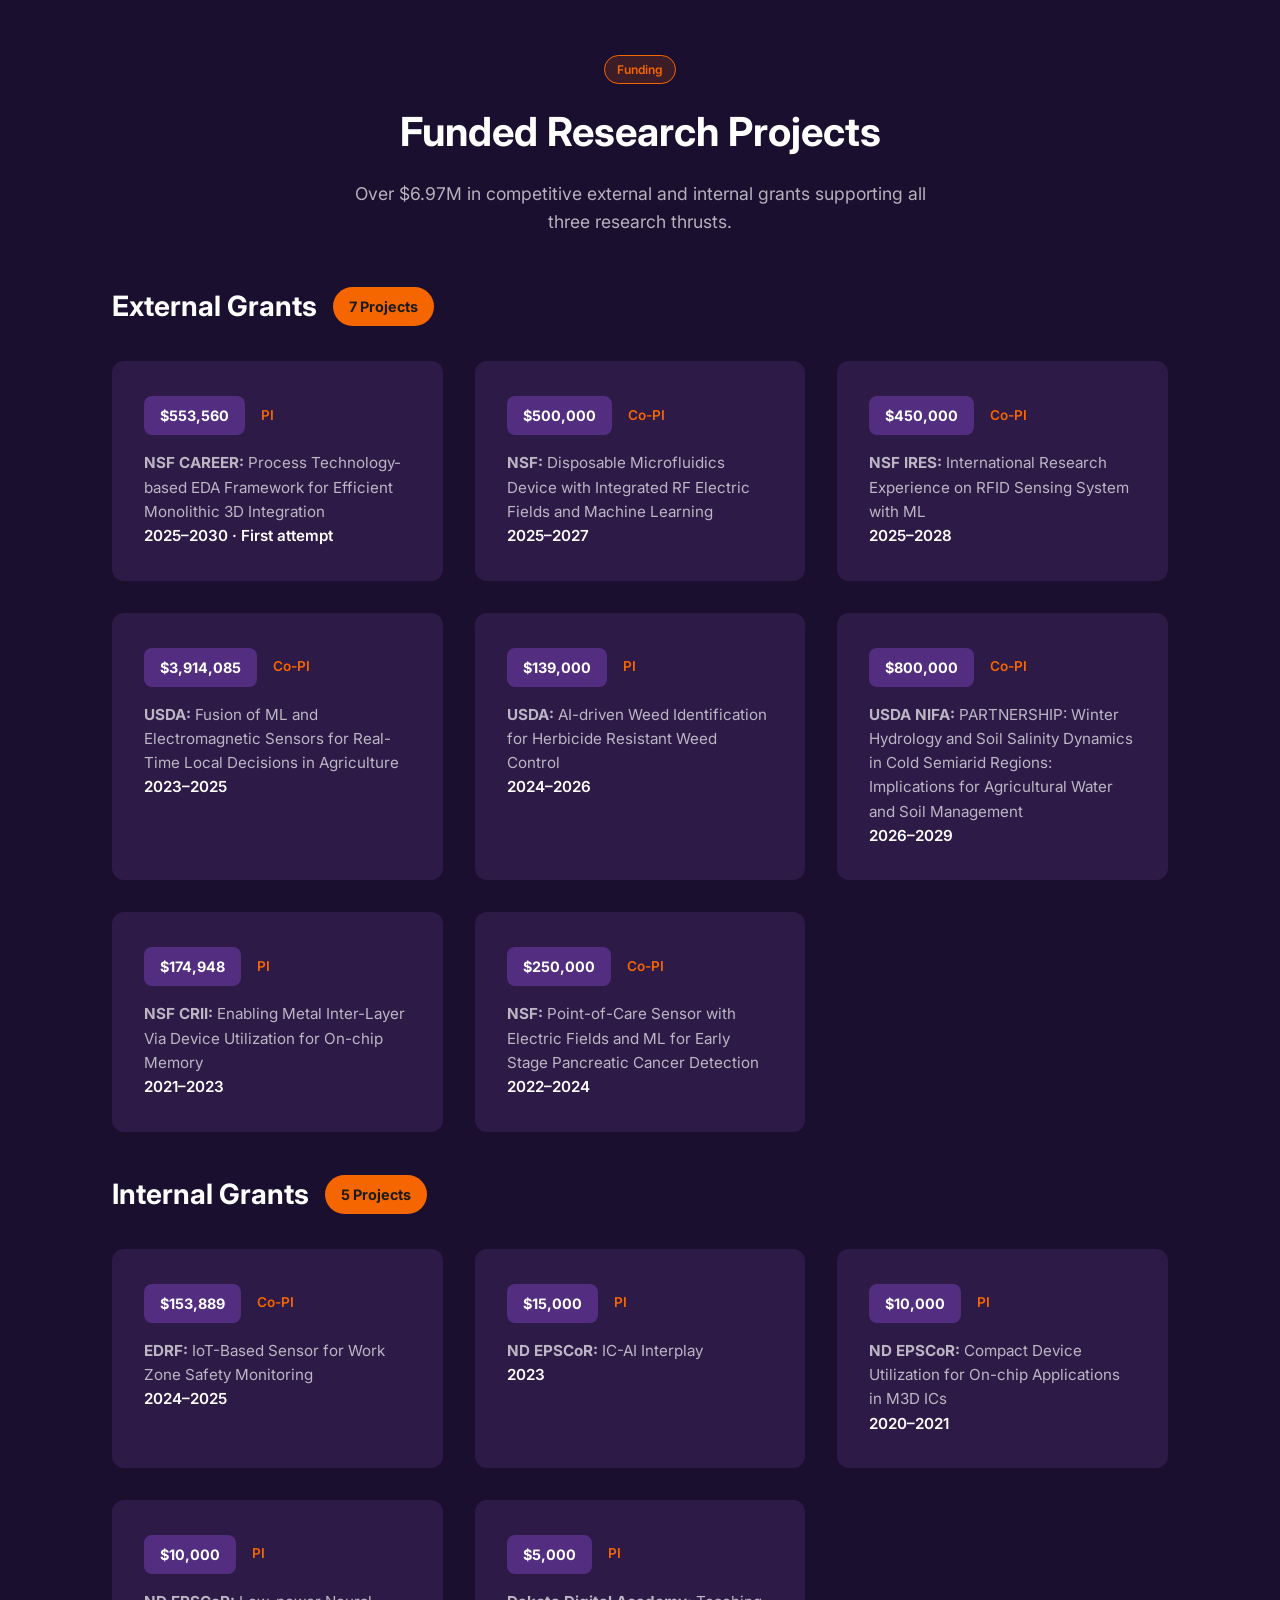
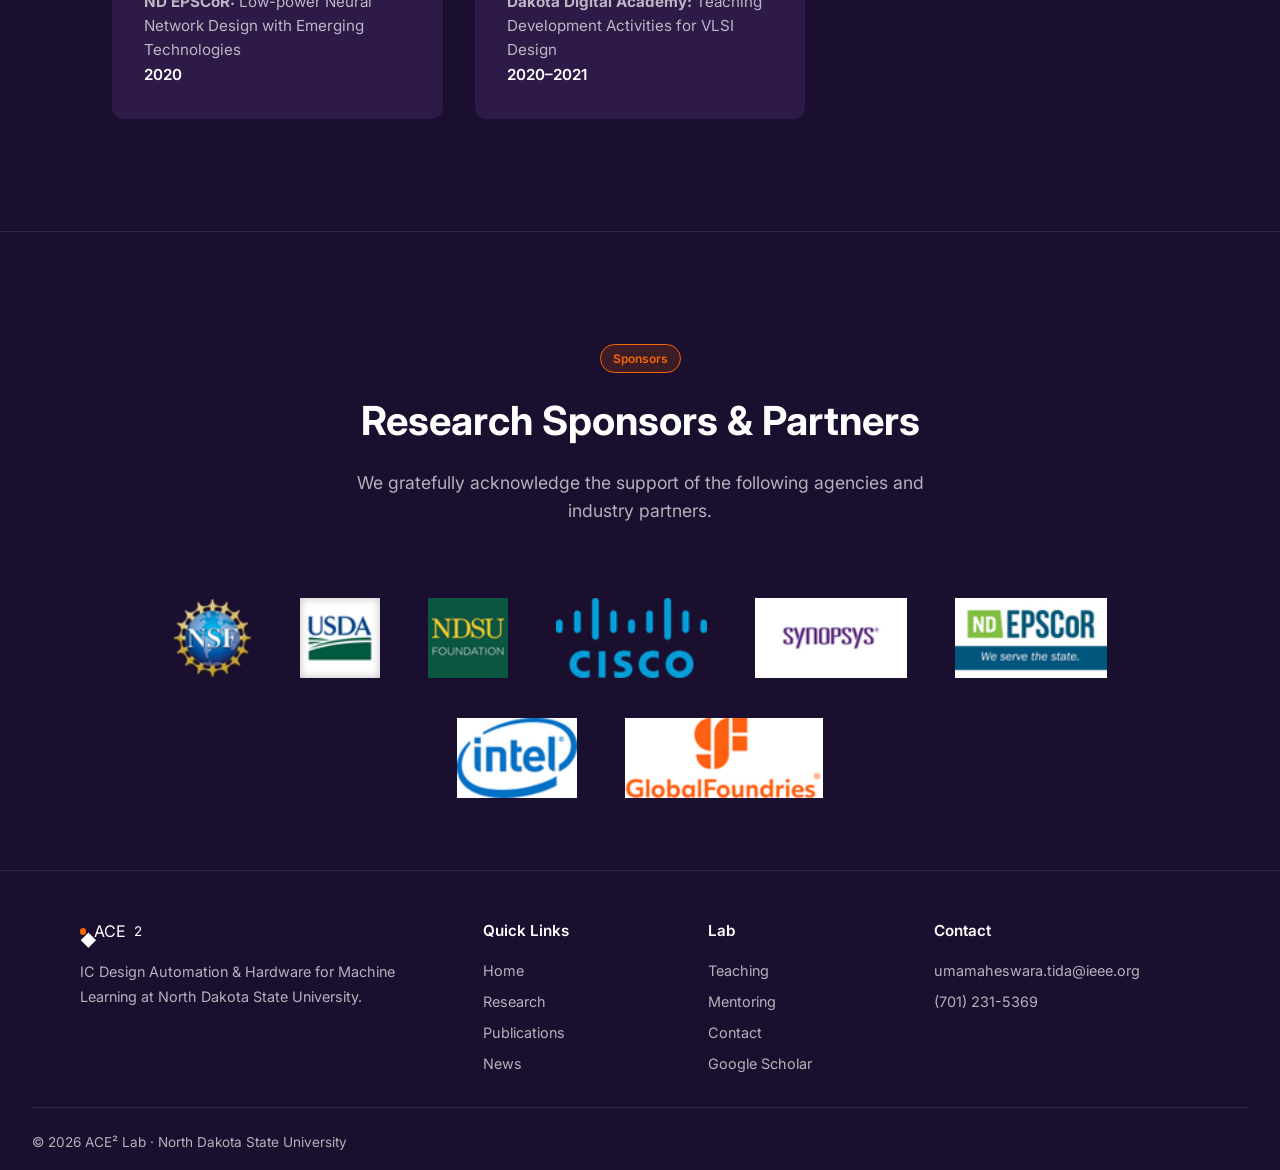
<file: research.html>
<!DOCTYPE html>
<html lang="en">
<head>
  <meta charset="UTF-8" />
  <meta name="viewport" content="width=device-width, initial-scale=1.0" />
  <meta name="description" content="ACE² Lab Research – EDA for Monolithic 3D IC, ML for ASIC Design, and ASIC for LLM Acceleration at NDSU." />
  <title>Research – ACE² @ NDSU</title>
  <link rel="stylesheet" href="style.css" />
  <style>
    .thrust-section {
      display: grid;
      grid-template-columns: 1fr;
      gap: 0;
      margin-bottom: 3rem;
      padding: 0;
      background: #fff;
      border-radius: 12px;
      box-shadow: 0 2px 16px rgba(0,0,0,0.07);
      overflow: hidden;
    }
    .thrust-header {
      display: flex;
      align-items: center;
      gap: 1rem;
      padding: 1.5rem 2rem;
      border-bottom: 1px solid #eee;
    }
    .thrust-section.t1 .thrust-header { background: linear-gradient(135deg, #002d72 0%, #1a4a9e 100%); }
    .thrust-section.t2 .thrust-header { background: linear-gradient(135deg, #8a6000 0%, #f0a500 100%); }
    .thrust-section.t3 .thrust-header { background: linear-gradient(135deg, #1b5e20 0%, #388e3c 100%); }
    .thrust-badge {
      display: inline-block;
      background: rgba(255,255,255,0.25);
      color: #fff;
      font-size: 0.72rem;
      font-weight: 700;
      letter-spacing: 0.12em;
      text-transform: uppercase;
      padding: 0.3rem 0.9rem;
      border-radius: 20px;
      white-space: nowrap;
    }
    .thrust-header h2 { color: #fff; font-size: 1.4rem; font-weight: 800; margin: 0; }
    .thrust-body { display: grid; grid-template-columns: 1.1fr 0.9fr; gap: 0; }
    .thrust-content { padding: 2rem; }
    .thrust-content p { color: #444; line-height: 1.7; margin-bottom: 0.9rem; font-size: 0.97rem; }
    .thrust-highlights { list-style: none; padding: 0; margin: 0 0 1.2rem 0; }
    .thrust-highlights li { padding: 0.4rem 0 0.4rem 1.5rem; position: relative; color: #444; font-size: 0.93rem; }
    .thrust-section.t1 .thrust-highlights li::before { content: "▸"; position: absolute; left: 0; color: #002d72; font-weight: 700; }
    .thrust-section.t2 .thrust-highlights li::before { content: "▸"; position: absolute; left: 0; color: #f0a500; font-weight: 700; }
    .thrust-section.t3 .thrust-highlights li::before { content: "▸"; position: absolute; left: 0; color: #388e3c; font-weight: 700; }
    .thrust-visual {
      padding: 2rem;
      background: #f8f9fb;
      border-left: 1px solid #eee;
      display: flex;
      flex-direction: column;
      gap: 1rem;
    }
    .thrust-visual-title {
      font-size: 0.8rem;
      font-weight: 700;
      text-transform: uppercase;
      letter-spacing: 0.08em;
      color: #777;
      margin-bottom: 0.25rem;
    }
    .result-card {
      background: #fff;
      border: 1px solid #e0e0e0;
      border-radius: 8px;
      padding: 1rem;
      font-size: 0.88rem;
      color: #333;
    }
    .result-card .metric {
      font-size: 1.8rem;
      font-weight: 800;
      line-height: 1.1;
      margin-bottom: 0.3rem;
    }
    .t1 .result-card .metric { color: #002d72; }
    .t2 .result-card .metric { color: #8a6000; }
    .t3 .result-card .metric { color: #1b5e20; }
    .badge { display: inline-block; padding: 0.25rem 0.7rem; border-radius: 14px; font-size: 0.8rem; font-weight: 600; margin: 0.2rem 0.2rem 0 0; }
    .badge-navy { background: #e3eaf8; color: #002d72; }
    .badge-gold { background: #fff3cc; color: #7a5500; }
    .badge-green { background: #e8f5e9; color: #1b5e20; }
    @media (max-width: 768px) {
      .thrust-body { grid-template-columns: 1fr; }
      .thrust-visual { border-left: none; border-top: 1px solid #eee; }
    }
  </style>
</head>
<body>

<nav class="navbar">
  <a href="index.html" class="navbar-brand"><span class="dot">◆</span> ACE<sup>2</sup></a>
  <ul class="navbar-links">
    <li><a href="index.html">Home</a></li>
    <li><a href="research.html" class="active">Research</a></li>
    <li><a href="teaching.html">Teaching</a></li>
    <li><a href="mentoring.html">Mentoring</a></li>
    <li><a href="publications.html">Publications</a></li>
    <li><a href="service.html">Service</a></li>
  </ul>
</nav>

<div class="page-hero">
  <h1>Research</h1>
  <p>Tackling Transistor Density, ASIC Design Cost, and LLM Scaling Challenges</p>
</div>

<div class="section">
  <div class="section-header">
    <div class="tag">Vision</div>
    <h2>Three Research Thrusts</h2>
    <p>ACE² addresses three converging semiconductor scaling challenges through a cohesive research program spanning EDA frameworks, machine learning, and custom ASIC design.</p>
  </div>

  <!-- THRUST 1 -->
  <div class="thrust-section t1">
    <div class="thrust-header">
      <span class="thrust-badge">Thrust 1</span>
      <h2>EDA for Monolithic 3D IC (M3D-IC)</h2>
    </div>
    <div class="thrust-body">
      <div class="thrust-content">
        <p>Monolithic 3D integration stacks multiple device layers on a single die using ultra-thin inter-tier dielectrics, enabling nanoscale Metal Inter-Layer Vias (MIVs) — 1,000× smaller than TSVs. This unlocks unprecedented transistor density but demands entirely new EDA flows that conventional tools cannot provide.</p>
        <p>Our <strong>NSF CAREER-funded</strong> research (2025–2030) develops process-technology-aware EDA frameworks accounting for MIV coupling effects, back-gate transistor opportunities, and heterogeneous substrate integration.</p>
        <ul class="thrust-highlights">
          <li>Process-aware placement &amp; routing with MIV keep-out-zone shielding</li>
          <li>Back-gate transistor utilization — <strong>21% standard cell area reduction</strong></li>
          <li>Dual-purpose MIV exploitation for on-chip memory and logic</li>
          <li>Thermal and thermo-mechanical stress modeling across stacked tiers</li>
          <li>OpenROAD integration for open-source M3D EDA flows</li>
        </ul>
        <span class="badge badge-navy">NSF CAREER $553K · 2025–2030</span>
        <span class="badge badge-navy">NSF CRII $175K · 2021–2023</span>
        <span class="badge badge-gold">IEEE TCAD · TVLSI · IEEE Access</span>
      </div>
      <div class="thrust-visual">
        <div class="thrust-visual-title">Key Results</div>
        <div class="result-card">
          <div class="metric">21%</div>
          Standard cell area reduction via back-gate transistor utilization in M3D-IC
        </div>
        <div class="result-card">
          <div class="metric">NSF CAREER</div>
          Awarded on <strong>first attempt</strong> — process-aware EDA for M3D integration
        </div>
      </div>
    </div>
  </div>

  <!-- THRUST 2 -->
  <div class="thrust-section t2">
    <div class="thrust-header">
      <span class="thrust-badge">Thrust 2</span>
      <h2>ML for ASIC Design Automation</h2>
    </div>
    <div class="thrust-body">
      <div class="thrust-content">
        <p>Modern ASIC design faces an engineering cost explosion — a complex SoC requires hundreds of engineers and years of effort. ACE² harnesses graph neural networks, reinforcement learning, and large language models to dramatically accelerate the ASIC design process from RTL through physical implementation.</p>
        <p>Our <strong>SysVCoder</strong> framework fine-tunes Qwen 7B for Verilog RTL generation, achieving state-of-the-art Pass@1/Pass@5. A GAT+PPO reinforcement learning agent drives timing-aware cell placement via OpenROAD.</p>
        <ul class="thrust-highlights">
          <li>GAT + PPO RL agent for timing-aware cell placement via OpenROAD</li>
          <li>SysVCoder: <strong>&gt;30% improvement</strong> in Pass@1/Pass@5 over SOTA Verilog LLMs</li>
          <li>HierarchicalTB: automated testbench generation for hierarchical designs</li>
          <li>ML-assisted magnetic-core inductor design with MINLP solver integration</li>
          <li>Graph neural network representation of gate-level netlists for timing prediction</li>
        </ul>
        <span class="badge badge-navy">ND EPSCoR IC-AI 2023</span>
        <span class="badge badge-gold">ISQED · ISVLSI · ICCD · SoCC</span>
      </div>
      <div class="thrust-visual">
        <div class="thrust-visual-title">Key Results</div>
        <div class="result-card">
          <div class="metric">&gt;30%</div>
          Improvement in Pass@1 &amp; Pass@5 for Verilog RTL generation (SysVCoder vs. SOTA)
        </div>
        <div class="result-card">
          <div class="metric">Qwen 7B</div>
          Fine-tuned LLM backbone for hardware description language generation
        </div>
        <div class="result-card">
          <div class="metric">OpenROAD</div>
          RL placement agent integrated with open-source ASIC EDA flow via GAT features
        </div>
      </div>
    </div>
  </div>

  <!-- THRUST 3 -->
  <div class="thrust-section t3">
    <div class="thrust-header">
      <span class="thrust-badge">Thrust 3</span>
      <h2>ASIC for LLM Acceleration</h2>
    </div>
    <div class="thrust-body">
      <div class="thrust-content">
        <p>GPU compute density for LLM inference has improved only ~15% over 2.5 years (H100 → B200), while model sizes have grown orders of magnitude. Purpose-built ASIC accelerators offer the only viable path to efficient LLM deployment at scale and on edge devices.</p>
        <p>We design custom <strong>Compute-in-Memory (CIM)</strong> ASIC architectures for LLM acceleration, co-optimizing quantization, compression, and RAG hardware with SRAM-based dataflow to achieve significant gains in MIPS and energy efficiency.</p>
        <ul class="thrust-highlights">
          <li>CIM ASIC architectures for transformer attention and feed-forward layers</li>
          <li>Joint compression + quantization: <strong>&lt;20 min training</strong> on edge hardware</li>
          <li>RAG hardware integration for domain-specific LLM acceleration</li>
          <li>MIPS-optimized dataflow with minimal data movement overhead</li>
          <li>Cross-layer co-design bridging algorithm sparsity with ASIC floorplanning</li>
        </ul>
        <span class="badge badge-green">Compute-in-Memory ASIC</span>
        <span class="badge badge-green">Edge LLM Inference</span>
      </div>
      <div class="thrust-visual">
        <div class="thrust-visual-title">Key Results</div>
        <div class="result-card">
          <div class="metric">&lt;20 min</div>
          Model training time via joint compress &amp; quantize on edge CIM hardware
        </div>
        <div class="result-card">
          <div class="metric">CIM + RAG</div>
          SRAM compute-in-memory architecture with retrieval-augmented generation support
        </div>
      </div>
    </div>
  </div>

</div>

<div class="divider"></div>

<div class="section">
  <div class="section-header">
    <div class="tag">Funding</div>
    <h2>Funded Research Projects</h2>
    <p>Over $6.97M in competitive external and internal grants supporting all three research thrusts.</p>
  </div>

  <div class="pub-section-header">
    <h2>External Grants</h2>
    <span class="pub-count">7 Projects</span>
  </div>
  <div class="grants-grid">
    <div class="grant-item">
      <div class="grant-meta"><span class="grant-amount">$553,560</span><span class="grant-role">PI</span></div>
      <div class="grant-text"><strong>NSF CAREER:</strong> Process Technology-based EDA Framework for Efficient Monolithic 3D Integration<br><em>2025–2030 · First attempt</em></div>
    </div>
    <div class="grant-item">
      <div class="grant-meta"><span class="grant-amount">$500,000</span><span class="grant-role">Co-PI</span></div>
      <div class="grant-text"><strong>NSF:</strong> Disposable Microfluidics Device with Integrated RF Electric Fields and Machine Learning<br><em>2025–2027</em></div>
    </div>
    <div class="grant-item">
      <div class="grant-meta"><span class="grant-amount">$450,000</span><span class="grant-role">Co-PI</span></div>
      <div class="grant-text"><strong>NSF IRES:</strong> International Research Experience on RFID Sensing System with ML<br><em>2025–2028</em></div>
    </div>
    <div class="grant-item">
      <div class="grant-meta"><span class="grant-amount">$3,914,085</span><span class="grant-role">Co-PI</span></div>
      <div class="grant-text"><strong>USDA:</strong> Fusion of ML and Electromagnetic Sensors for Real-Time Local Decisions in Agriculture<br><em>2023–2025</em></div>
    </div>
    <div class="grant-item">
      <div class="grant-meta"><span class="grant-amount">$139,000</span><span class="grant-role">PI</span></div>
      <div class="grant-text"><strong>USDA:</strong> AI-driven Weed Identification for Herbicide Resistant Weed Control<br><em>2024–2026</em></div>
    </div>
    <div class="grant-item">
      <div class="grant-meta"><span class="grant-amount">$800,000</span><span class="grant-role">Co-PI</span></div>
      <div class="grant-text"><strong>USDA NIFA:</strong> PARTNERSHIP: Winter Hydrology and Soil Salinity Dynamics in Cold Semiarid Regions: Implications for Agricultural Water and Soil Management<br><em>2026–2029</em></div>
    </div>
    <div class="grant-item">
      <div class="grant-meta"><span class="grant-amount">$174,948</span><span class="grant-role">PI</span></div>
      <div class="grant-text"><strong>NSF CRII:</strong> Enabling Metal Inter-Layer Via Device Utilization for On-chip Memory<br><em>2021–2023</em></div>
    </div>
    <div class="grant-item">
      <div class="grant-meta"><span class="grant-amount">$250,000</span><span class="grant-role">Co-PI</span></div>
      <div class="grant-text"><strong>NSF:</strong> Point-of-Care Sensor with Electric Fields and ML for Early Stage Pancreatic Cancer Detection<br><em>2022–2024</em></div>
    </div>
  </div>

  <div class="pub-section-header" style="margin-top:2.5rem;">
    <h2>Internal Grants</h2>
    <span class="pub-count">5 Projects</span>
  </div>
  <div class="grants-grid">
    <div class="grant-item">
      <div class="grant-meta"><span class="grant-amount">$153,889</span><span class="grant-role">Co-PI</span></div>
      <div class="grant-text"><strong>EDRF:</strong> IoT-Based Sensor for Work Zone Safety Monitoring<br><em>2024–2025</em></div>
    </div>
    <div class="grant-item">
      <div class="grant-meta"><span class="grant-amount">$15,000</span><span class="grant-role">PI</span></div>
      <div class="grant-text"><strong>ND EPSCoR:</strong> IC-AI Interplay<br><em>2023</em></div>
    </div>
    <div class="grant-item">
      <div class="grant-meta"><span class="grant-amount">$10,000</span><span class="grant-role">PI</span></div>
      <div class="grant-text"><strong>ND EPSCoR:</strong> Compact Device Utilization for On-chip Applications in M3D ICs<br><em>2020–2021</em></div>
    </div>
    <div class="grant-item">
      <div class="grant-meta"><span class="grant-amount">$10,000</span><span class="grant-role">PI</span></div>
      <div class="grant-text"><strong>ND EPSCoR:</strong> Low-power Neural Network Design with Emerging Technologies<br><em>2020</em></div>
    </div>
    <div class="grant-item">
      <div class="grant-meta"><span class="grant-amount">$5,000</span><span class="grant-role">PI</span></div>
      <div class="grant-text"><strong>Dakota Digital Academy:</strong> Teaching Development Activities for VLSI Design<br><em>2020–2021</em></div>
    </div>
  </div>
</div>

<div class="divider"></div>

<div class="section">
  <div class="section-header">
    <div class="tag">Sponsors</div>
    <h2>Research Sponsors &amp; Partners</h2>
    <p>We gratefully acknowledge the support of the following agencies and industry partners.</p>
  </div>
  <div style="display:flex;flex-wrap:wrap;align-items:center;justify-content:center;gap:2.5rem 3rem;padding:1.5rem 0 0.5rem;">
    <img src="[data-uri]" alt="NSF" style="height:80px;width:auto;object-fit:contain;" title="NSF" />
    <img src="[data-uri]" alt="USDA" style="height:80px;width:auto;object-fit:contain;" title="USDA" />
    <img src="[data-uri]" alt="NDSU Foundation" style="height:80px;width:auto;object-fit:contain;" title="NDSU Foundation" />
    <img src="[data-uri]" alt="Cisco" style="height:80px;width:auto;object-fit:contain;" title="Cisco" />
    <img src="[data-uri]" alt="Synopsys" style="height:80px;width:auto;object-fit:contain;" title="Synopsys" />
    <img src="[data-uri]" alt="ND EPSCoR" style="height:80px;width:auto;object-fit:contain;" title="ND EPSCoR" />
    <img src="[data-uri]" alt="Intel" style="height:80px;width:auto;object-fit:contain;" title="Intel" />
    <img src="[data-uri]" alt="GlobalFoundries" style="height:80px;width:auto;object-fit:contain;" title="GlobalFoundries" />
  </div>
</div>

<footer>
  <div class="footer-inner">
    <div>
      <div class="footer-brand"><span class="dot">◆</span> ACE<sup>2</sup></div>
      <p class="footer-tagline">IC Design Automation &amp; Hardware for Machine Learning at North Dakota State University.</p>
    </div>
    <div class="footer-col">
      <h4>Quick Links</h4>
      <a href="index.html">Home</a>
      <a href="research.html">Research</a>
      <a href="publications.html">Publications</a>
      <a href="news.html">News</a>
    </div>
    <div class="footer-col">
      <h4>Lab</h4>
      <a href="teaching.html">Teaching</a>
      <a href="mentoring.html">Mentoring</a>
      <a href="contact.html">Contact</a>
      <a href="https://scholar.google.com/citations?user=gwUrkUwAAAAJ" target="_blank">Google Scholar</a>
    </div>
    <div class="footer-col">
      <h4>Contact</h4>
      <a href="mailto:umamaheswara.tida@ieee.org">umamaheswara.tida@ieee.org</a>
      <a href="tel:+17012315369">(701) 231-5369</a>
    </div>
  </div>
  <div class="footer-bottom">
    <span>© 2026 ACE² Lab · North Dakota State University</span>
  </div>
</footer>

</body>
</html>
</file>
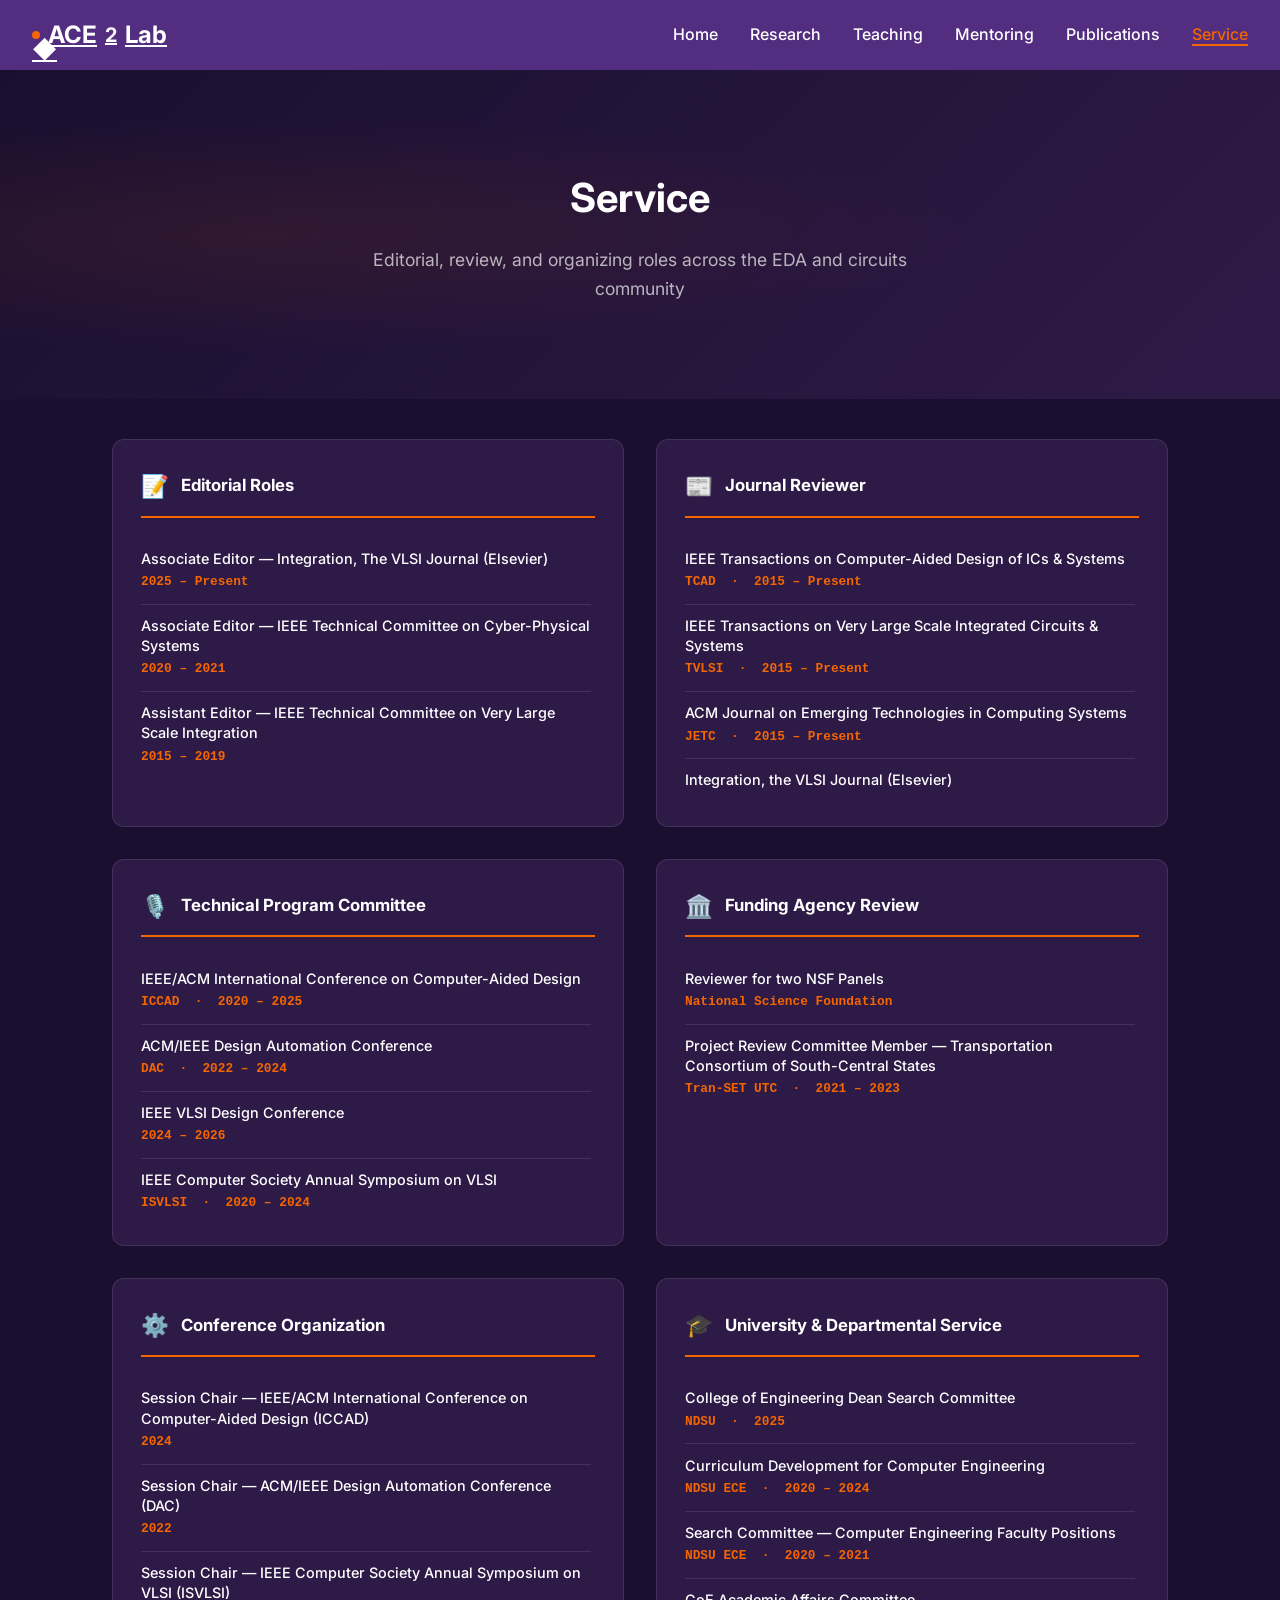
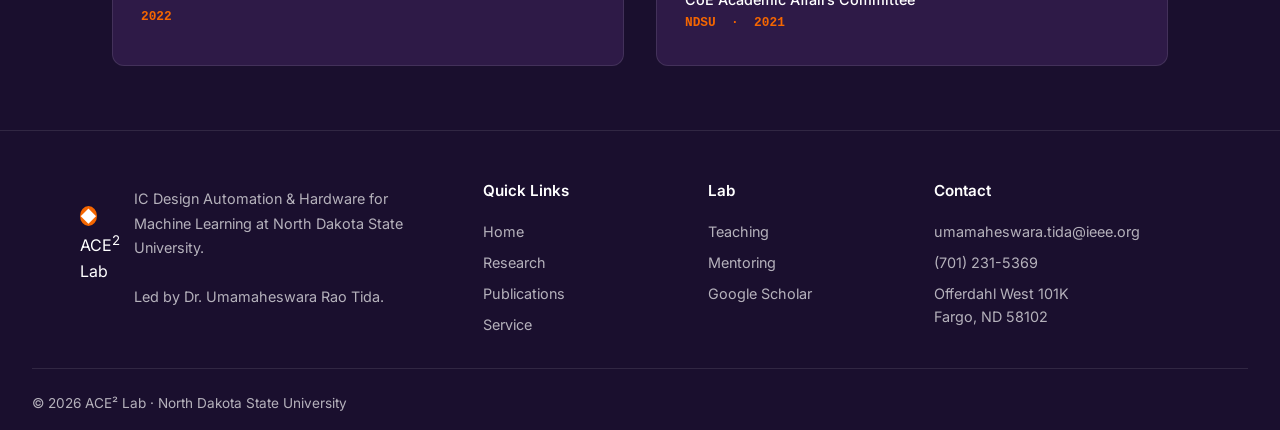
<file: service.html>
<!DOCTYPE html>
<html lang="en">
<head>
  <meta charset="UTF-8" />
  <meta name="viewport" content="width=device-width, initial-scale=1.0" />
  <meta name="description" content="Professional service activities of Dr. Umamaheswara Rao Tida — ACE² Lab at NDSU" />
  <title>Service – ACE² Lab @ NDSU</title>
  <link rel="stylesheet" href="style.css" />
</head>
<body>

<!-- ── NAVBAR ──────────────────────────────────────── -->
<nav class="navbar">
  <a href="index.html" class="navbar-brand"><span class="dot">◆</span> ACE<sup>2</sup> Lab</a>
  <ul class="navbar-links">
    <li><a href="index.html">Home</a></li>
    <li><a href="research.html">Research</a></li>
    <li><a href="teaching.html">Teaching</a></li>
    <li><a href="mentoring.html">Mentoring</a></li>
    <li><a href="publications.html">Publications</a></li>
    <li><a href="service.html" class="active">Service</a></li>
  </ul>
</nav>

<!-- ── PAGE HEADER ─────────────────────────────────── -->
<div class="page-hero">
<h1>Service</h1>
<p>Editorial, review, and organizing roles across the EDA and circuits community</p>
</div>

<!-- ── SERVICE GRID ────────────────────────────────── -->
<section style="padding: 2.5rem 2rem 4rem; max-width: 1120px; margin: 0 auto;">
<div class="service-grid">

  <!-- EDITORIAL ROLES -->
  <div class="service-block">
    <div class="service-block-header">
      <span class="service-icon">📝</span>
      <h3 class="service-block-title">Editorial Roles</h3>
    </div>
    <div class="service-list">
      <div class="service-item">
        <div class="service-venue">Associate Editor — Integration, The VLSI Journal (Elsevier)</div>
        <div class="service-abbr">2025 – Present</div>
      </div>
      <div class="service-item">
        <div class="service-venue">Associate Editor — IEEE Technical Committee on Cyber-Physical Systems</div>
        <div class="service-abbr">2020 – 2021</div>
      </div>
      <div class="service-item">
        <div class="service-venue">Assistant Editor — IEEE Technical Committee on Very Large Scale Integration</div>
        <div class="service-abbr">2015 – 2019</div>
      </div>
    </div>
  </div>

  <!-- JOURNAL REVIEWER -->
  <div class="service-block">
    <div class="service-block-header">
      <span class="service-icon">📰</span>
      <h3 class="service-block-title">Journal Reviewer</h3>
    </div>
    <div class="service-list">
      <div class="service-item">
        <div class="service-venue">IEEE Transactions on Computer-Aided Design of ICs &amp; Systems</div>
        <div class="service-abbr">TCAD &nbsp;·&nbsp; 2015 – Present</div>
      </div>
      <div class="service-item">
        <div class="service-venue">IEEE Transactions on Very Large Scale Integrated Circuits &amp; Systems</div>
        <div class="service-abbr">TVLSI &nbsp;·&nbsp; 2015 – Present</div>
      </div>
      <div class="service-item">
        <div class="service-venue">ACM Journal on Emerging Technologies in Computing Systems</div>
        <div class="service-abbr">JETC &nbsp;·&nbsp; 2015 – Present</div>
      </div>
      <div class="service-item">
        <div class="service-venue">Integration, the VLSI Journal (Elsevier)</div>
        <div class="service-abbr">2018 – Present</div>
      </div>
      <div class="service-item">
        <div class="service-venue">IEEE ACCESS</div>
        <div class="service-abbr">2022 – Present</div>
      </div>
      <div class="service-item">
        <div class="service-venue">IEEE Transactions on Circuits and Systems I: Regular Papers</div>
        <div class="service-abbr">TCAS-I &nbsp;·&nbsp; 2022 – Present</div>
      </div>
      <div class="service-item">
        <div class="service-venue">IEEE Transactions on Circuits and Systems II: Express Briefs</div>
        <div class="service-abbr">TCAS-II &nbsp;·&nbsp; 2022 – Present</div>
      </div>
      <div class="service-item">
        <div class="service-venue">IEEE Journal of Exploratory Solid-State Computational Devices &amp; Circuits</div>
        <div class="service-abbr">2025 – Present</div>
      </div>
      <div class="service-item">
        <div class="service-venue">IEEE Electronic Device Letters</div>
        <div class="service-abbr">2025 – Present</div>
      </div>
      <div class="service-item">
        <div class="service-venue">IEEE Transactions on Microwave Theory and Techniques</div>
        <div class="service-abbr">2025 – Present</div>
      </div>
      <div class="service-item">
        <div class="service-venue">IEEE Transactions on Reliability</div>
        <div class="service-abbr">2025 – Present</div>
      </div>
      <div class="service-item">
        <div class="service-venue">IEEE Transactions on Industrial Informatics</div>
        <div class="service-abbr">2025 – Present</div>
      </div>
      <div class="service-item">
        <div class="service-venue">IEEE Design &amp; Test</div>
        <div class="service-abbr">2025 – Present</div>
      </div>
      <div class="service-item">
        <div class="service-venue">IEEE Transactions on Neural Networks and Learning Systems</div>
        <div class="service-abbr">2025 – Present</div>
      </div>
      <div class="service-item">
        <div class="service-venue">IEEE Transactions on Services Computing</div>
        <div class="service-abbr">2025 – Present</div>
      </div>
      <div class="service-item">
        <div class="service-venue">IEEE Transactions on Design Automation of Electronic Systems</div>
        <div class="service-abbr">2019</div>
      </div>
      <div class="service-item">
        <div class="service-venue">IEEE Embedded Systems Letters</div>
        <div class="service-abbr">2022</div>
      </div>
      <div class="service-item">
        <div class="service-venue">Journal of Systems Architecture</div>
        <div class="service-abbr">2022</div>
      </div>
      <div class="service-item">
        <div class="service-venue">Journal of Physics D: Applied Physics</div>
        <div class="service-abbr">2025 – Present</div>
      </div>
      <div class="service-item">
        <div class="service-venue">Elsevier Microelectronics Journal</div>
        <div class="service-abbr">2018</div>
      </div>
      <div class="service-item">
        <div class="service-venue">Journal of Ambient Intelligence and Humanized Computing</div>
        <div class="service-abbr">2020</div>
      </div>
    </div>
  </div>

  <!-- TPC MEMBER -->
  <div class="service-block">
    <div class="service-block-header">
      <span class="service-icon">🎙️</span>
      <h3 class="service-block-title">Technical Program Committee</h3>
    </div>
    <div class="service-list">
      <div class="service-item">
        <div class="service-venue">IEEE/ACM International Conference on Computer-Aided Design</div>
        <div class="service-abbr">ICCAD &nbsp;·&nbsp; 2020 – 2025</div>
      </div>
      <div class="service-item">
        <div class="service-venue">ACM/IEEE Design Automation Conference</div>
        <div class="service-abbr">DAC &nbsp;·&nbsp; 2022 – 2024</div>
      </div>
      <div class="service-item">
        <div class="service-venue">IEEE VLSI Design Conference</div>
        <div class="service-abbr">2024 – 2026</div>
      </div>
      <div class="service-item">
        <div class="service-venue">IEEE Computer Society Annual Symposium on VLSI</div>
        <div class="service-abbr">ISVLSI &nbsp;·&nbsp; 2020 – 2024</div>
      </div>
      <div class="service-item">
        <div class="service-venue">IEEE International Conference on Computer Design</div>
        <div class="service-abbr">ICCD &nbsp;·&nbsp; 2021 – 2023</div>
      </div>
      <div class="service-item">
        <div class="service-venue">IEEE/ACM Asia and South Pacific Design Automation Conference</div>
        <div class="service-abbr">ASP-DAC &nbsp;·&nbsp; 2020 – 2022</div>
      </div>
      <div class="service-item">
        <div class="service-venue">IEEE International Conference on Embedded and Real-Time Computing Systems</div>
        <div class="service-abbr">RTSCA &nbsp;·&nbsp; 2022 – 2023</div>
      </div>
      <div class="service-item">
        <div class="service-venue">IEEE Great Lakes Symposium on VLSI</div>
        <div class="service-abbr">GLSVLSI &nbsp;·&nbsp; 2025</div>
      </div>
      <div class="service-item">
        <div class="service-venue">International Conference on Application-specific Systems, Architectures &amp; Processors</div>
        <div class="service-abbr">ASAP &nbsp;·&nbsp; 2025</div>
      </div>
      <div class="service-item">
        <div class="service-venue">Intelligent Computing and Systems at the Edge</div>
        <div class="service-abbr">ICEDGE &nbsp;·&nbsp; 2025</div>
      </div>
    </div>
  </div>

  <!-- FUNDING AGENCY REVIEW -->
  <div class="service-block">
    <div class="service-block-header">
      <span class="service-icon">🏛️</span>
      <h3 class="service-block-title">Funding Agency Review</h3>
    </div>
    <div class="service-list">
      <div class="service-item">
        <div class="service-venue">Reviewer for two NSF Panels</div>
        <div class="service-abbr">National Science Foundation</div>
      </div>
      <div class="service-item">
        <div class="service-venue">Project Review Committee Member — Transportation Consortium of South-Central States</div>
        <div class="service-abbr">Tran-SET UTC &nbsp;·&nbsp; 2021 – 2023</div>
      </div>
    </div>
  </div>

  <!-- CONFERENCE ORGANIZATION -->
  <div class="service-block">
    <div class="service-block-header">
      <span class="service-icon">⚙️</span>
      <h3 class="service-block-title">Conference Organization</h3>
    </div>
    <div class="service-list">
      <div class="service-item">
        <div class="service-venue">Session Chair — IEEE/ACM International Conference on Computer-Aided Design (ICCAD)</div>
        <div class="service-abbr">2024</div>
      </div>
      <div class="service-item">
        <div class="service-venue">Session Chair — ACM/IEEE Design Automation Conference (DAC)</div>
        <div class="service-abbr">2022</div>
      </div>
      <div class="service-item">
        <div class="service-venue">Session Chair — IEEE Computer Society Annual Symposium on VLSI (ISVLSI)</div>
        <div class="service-abbr">2022</div>
      </div>
      <div class="service-item">
        <div class="service-venue">Session Chair — Asia South-Pacific Design Automation Conference (ASP-DAC)</div>
        <div class="service-abbr">2022</div>
      </div>
      <div class="service-item">
        <div class="service-venue">Session Chair — IEEE International Conference on Computer Design (ICCD)</div>
        <div class="service-abbr">2021</div>
      </div>
      <div class="service-item">
        <div class="service-venue">Special Session Organizer — Hardware Aware Learning for Medical Image Computing, DAC</div>
        <div class="service-abbr">2021</div>
      </div>
      <div class="service-item">
        <div class="service-venue">Special Session Organizer — Design Challenges of Monolithic 3D ICs, SoCC</div>
        <div class="service-abbr">2020</div>
      </div>
      <div class="service-item">
        <div class="service-venue">Publicity Chair — IEEE International Symposium on Smart Electronic Systems (IEEE-iSES)</div>
        <div class="service-abbr">2021 – 2024</div>
      </div>
      <div class="service-item">
        <div class="service-venue">ACM/SIGDA University Demonstration Co-chair — IEEE/ACM Design Automation Conference (DAC)</div>
        <div class="service-abbr">2021 – 2025</div>
      </div>
      <div class="service-item">
        <div class="service-venue">Young Faculty Workshop Organizer — IEEE/ACM Design Automation Conference (DAC)</div>
        <div class="service-abbr">2021</div>
      </div>
      <div class="service-item">
        <div class="service-venue">Ph.D. Forum &amp; Young Student Forum Organizer — IEEE/ACM ICCAD</div>
        <div class="service-abbr">2019</div>
      </div>
      <div class="service-item">
        <div class="service-venue">Student Research Competition Organizer — IEEE/ACM ICCAD</div>
        <div class="service-abbr">2018 – 2019</div>
      </div>
    </div>
  </div>

  <!-- UNIVERSITY SERVICE -->
  <div class="service-block">
    <div class="service-block-header">
      <span class="service-icon">🎓</span>
      <h3 class="service-block-title">University &amp; Departmental Service</h3>
    </div>
    <div class="service-list">
      <div class="service-item">
        <div class="service-venue">College of Engineering Dean Search Committee</div>
        <div class="service-abbr">NDSU &nbsp;·&nbsp; 2025</div>
      </div>
      <div class="service-item">
        <div class="service-venue">Curriculum Development for Computer Engineering</div>
        <div class="service-abbr">NDSU ECE &nbsp;·&nbsp; 2020 – 2024</div>
      </div>
      <div class="service-item">
        <div class="service-venue">Search Committee — Computer Engineering Faculty Positions</div>
        <div class="service-abbr">NDSU ECE &nbsp;·&nbsp; 2020 – 2021</div>
      </div>
      <div class="service-item">
        <div class="service-venue">CoE Academic Affairs Committee</div>
        <div class="service-abbr">NDSU &nbsp;·&nbsp; 2021</div>
      </div>
      <div class="service-item">
        <div class="service-venue">Graduate Handbook Committee — Electrical and Computer Engineering Department</div>
        <div class="service-abbr">NDSU &nbsp;·&nbsp; 2021</div>
      </div>
      <div class="service-item">
        <div class="service-venue">Guest Lecture — NDSU Women's Symposium</div>
        <div class="service-abbr">2021</div>
      </div>
      <div class="service-item">
        <div class="service-venue">Invited Research Talk — NDSU Civil Engineering Department</div>
        <div class="service-abbr">2020</div>
      </div>
      <div class="service-item">
        <div class="service-venue">Member — IEEE &amp; ACM</div>
        <div class="service-abbr">Professional Memberships</div>
      </div>
    </div>
  </div>

</div>
</section>

<!-- ── FOOTER ───────────────────────────────────────── -->
<footer>
  <div class="footer-inner">
    <div class="footer-brand">
      <div><span class="dot">◆</span> ACE<sup>2</sup> Lab</div>
      <p class="footer-tagline">IC Design Automation &amp; Hardware for Machine Learning at North Dakota State University.<br><br>Led by Dr. Umamaheswara Rao Tida.</p>
    </div>
    <div class="footer-col">
      <h4>Quick Links</h4>
      <a href="index.html">Home</a>
      <a href="research.html">Research</a>
      <a href="publications.html">Publications</a>
      <a href="service.html">Service</a>
    </div>
    <div class="footer-col">
      <h4>Lab</h4>
      <a href="teaching.html">Teaching</a>
      <a href="mentoring.html">Mentoring</a>
      <a href="https://scholar.google.com/citations?user=Aql1HTEAAAAJ" target="_blank">Google Scholar</a>
    </div>
    <div class="footer-col">
      <h4>Contact</h4>
      <a href="mailto:umamaheswara.tida@ieee.org">umamaheswara.tida@ieee.org</a>
      <a href="tel:+17012315369">(701) 231-5369</a>
      <a href="https://maps.app.goo.gl/ndsu" target="_blank">Offerdahl West 101K<br>Fargo, ND 58102</a>
    </div>
  </div>
  <div class="footer-bottom">
    <span>© 2026 ACE² Lab · North Dakota State University</span>
  </div>
</footer>

</body>
</html>
</file>
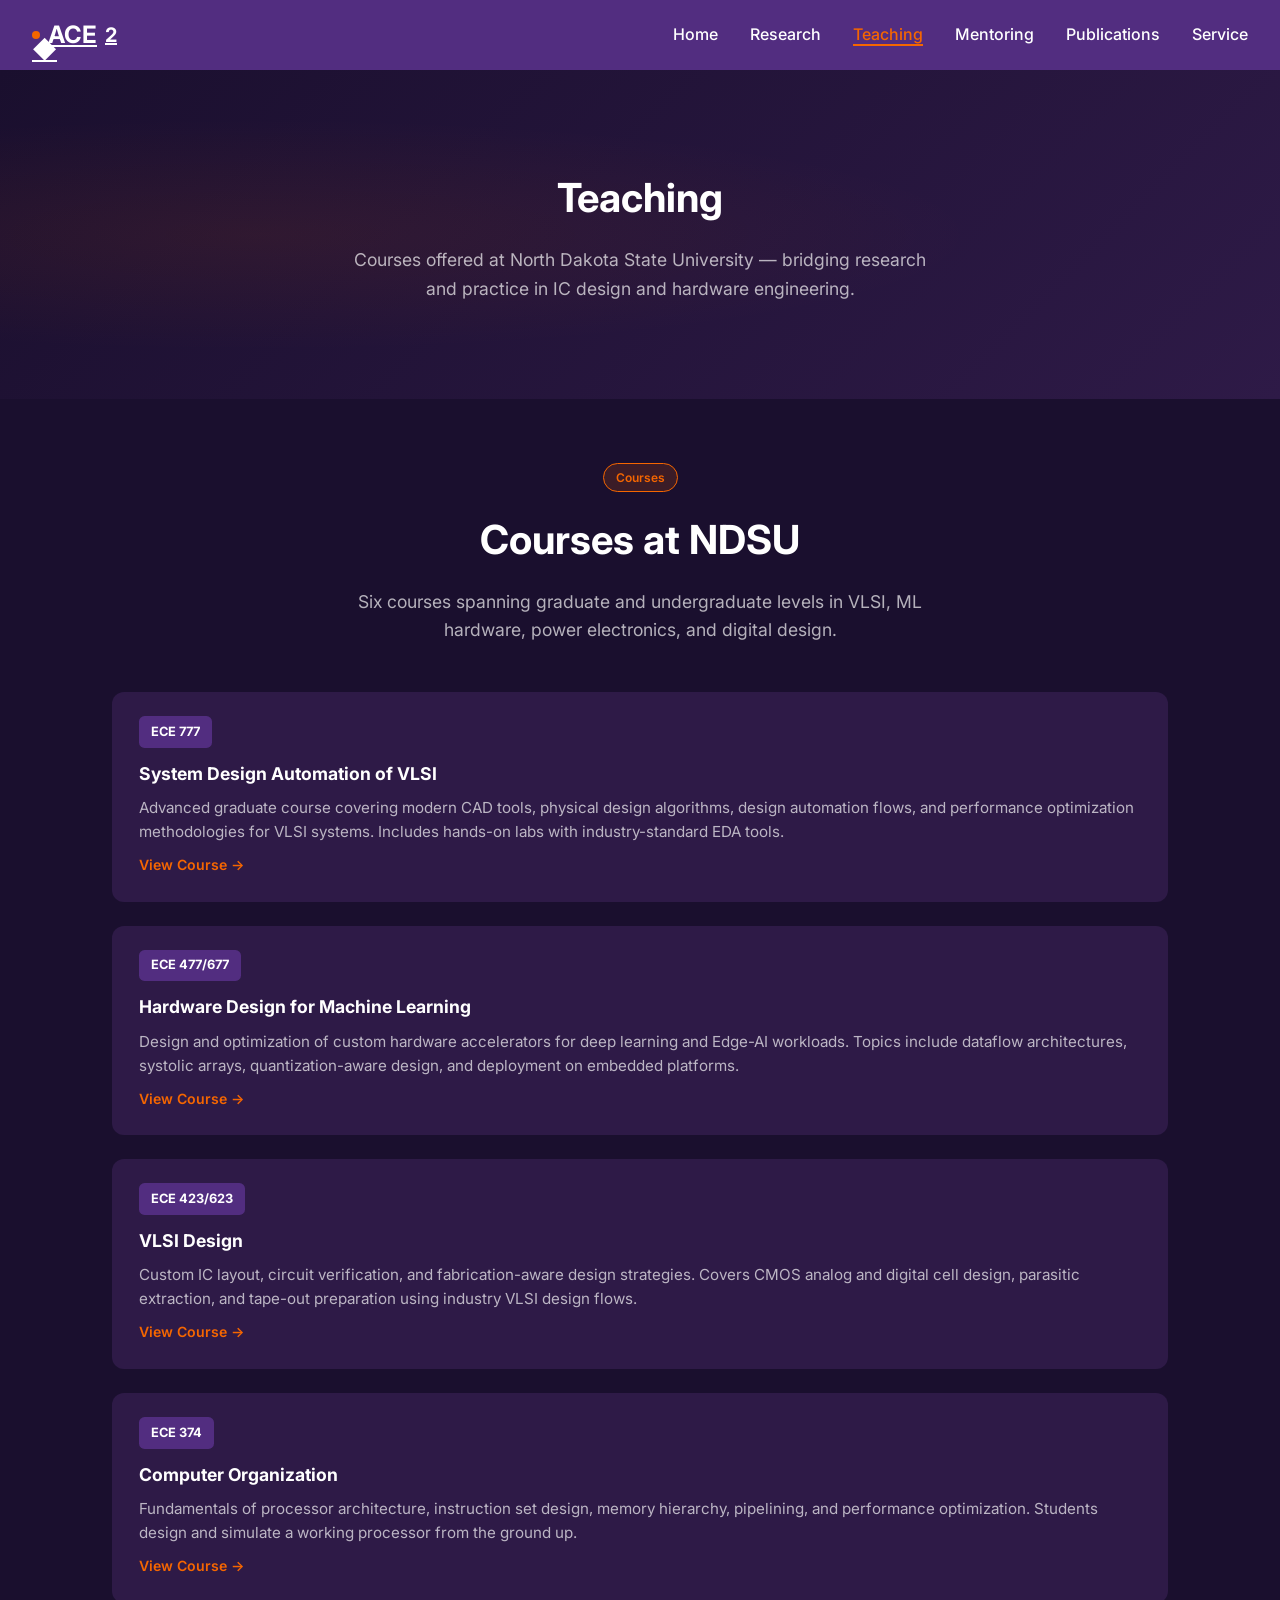
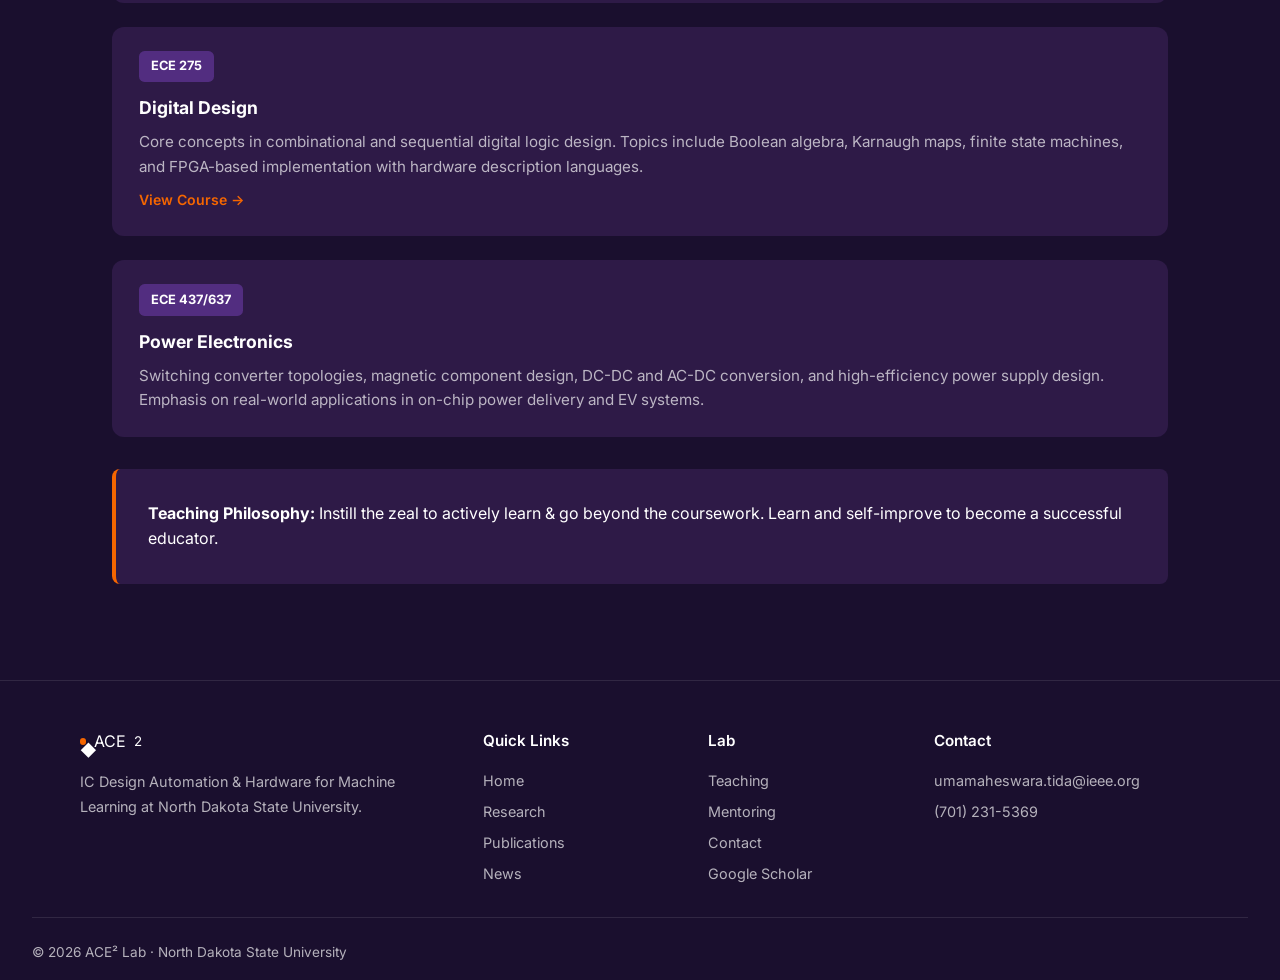
<file: teaching.html>
<!DOCTYPE html>
<html lang="en">
<head>
  <meta charset="UTF-8" />
  <meta name="viewport" content="width=device-width, initial-scale=1.0" />
  <meta name="description" content="Teaching at ACE² Lab – Courses by Dr. Umamaheswara Rao Tida at NDSU including VLSI Design, Hardware for ML, Power Electronics, and more." />
  <title>Teaching – ACE² @ NDSU</title>
  <link rel="stylesheet" href="style.css" />
  <style>
    .course-link { display: inline-flex; align-items: center; gap: 0.3rem; margin-top: 0.6rem; color: var(--orange); text-decoration: none; font-size: 0.88rem; font-weight: 600; }
    .course-link:hover { text-decoration: underline; }
  </style>
</head>
<body>

<nav class="navbar">
  <a href="index.html" class="navbar-brand"><span class="dot">◆</span> ACE<sup>2</sup></a>
  <ul class="navbar-links">
    <li><a href="index.html">Home</a></li>
    <li><a href="research.html">Research</a></li>
    <li><a href="teaching.html" class="active">Teaching</a></li>
    <li><a href="mentoring.html">Mentoring</a></li>
    <li><a href="publications.html">Publications</a></li>
    <li><a href="service.html">Service</a></li>
  </ul>
</nav>

<div class="page-hero">
  <h1>Teaching</h1>
  <p>Courses offered at North Dakota State University — bridging research and practice in IC design and hardware engineering.</p>
</div>

<div class="section">
  <div class="section-header">
    <div class="tag">Courses</div>
    <h2>Courses at NDSU</h2>
    <p>Six courses spanning graduate and undergraduate levels in VLSI, ML hardware, power electronics, and digital design.</p>
  </div>

  <div class="course-item">
    <div class="course-code">ECE 777</div>
    <div>
      <h3>System Design Automation of VLSI</h3>
      <p>Advanced graduate course covering modern CAD tools, physical design algorithms, design automation flows, and performance optimization methodologies for VLSI systems. Includes hands-on labs with industry-standard EDA tools.</p>
      <a href="course-ece777.html" class="course-link">View Course →</a>
    </div>
  </div>

  <div class="course-item">
    <div class="course-code">ECE 477/677</div>
    <div>
      <h3>Hardware Design for Machine Learning</h3>
      <p>Design and optimization of custom hardware accelerators for deep learning and Edge-AI workloads. Topics include dataflow architectures, systolic arrays, quantization-aware design, and deployment on embedded platforms.</p>
      <a href="course-ece477.html" class="course-link">View Course →</a>
    </div>
  </div>

  <div class="course-item">
    <div class="course-code">ECE 423/623</div>
    <div>
      <h3>VLSI Design</h3>
      <p>Custom IC layout, circuit verification, and fabrication-aware design strategies. Covers CMOS analog and digital cell design, parasitic extraction, and tape-out preparation using industry VLSI design flows.</p>
      <a href="course-ece423.html" class="course-link">View Course →</a>
    </div>
  </div>

  <div class="course-item">
    <div class="course-code">ECE 374</div>
    <div>
      <h3>Computer Organization</h3>
      <p>Fundamentals of processor architecture, instruction set design, memory hierarchy, pipelining, and performance optimization. Students design and simulate a working processor from the ground up.</p>
      <a href="course-ece374.html" class="course-link">View Course →</a>
    </div>
  </div>

  <div class="course-item">
    <div class="course-code">ECE 275</div>
    <div>
      <h3>Digital Design</h3>
      <p>Core concepts in combinational and sequential digital logic design. Topics include Boolean algebra, Karnaugh maps, finite state machines, and FPGA-based implementation with hardware description languages.</p>
      <a href="course-ece275.html" class="course-link">View Course →</a>
    </div>
  </div>

  <div class="course-item">
    <div class="course-code">ECE 437/637</div>
    <div>
      <h3>Power Electronics</h3>
      <p>Switching converter topologies, magnetic component design, DC-DC and AC-DC conversion, and high-efficiency power supply design. Emphasis on real-world applications in on-chip power delivery and EV systems.</p>
    </div>
  </div>

  <div class="philosophy-box">
    <strong>Teaching Philosophy:</strong> Instill the zeal to actively learn &amp; go beyond the coursework. Learn and self-improve to become a successful educator.
  </div>

</div>

<footer>
  <div class="footer-inner">
    <div>
      <div class="footer-brand"><span class="dot">◆</span> ACE<sup>2</sup></div>
      <p class="footer-tagline">IC Design Automation &amp; Hardware for Machine Learning at North Dakota State University.</p>
    </div>
    <div class="footer-col">
      <h4>Quick Links</h4>
      <a href="index.html">Home</a>
      <a href="research.html">Research</a>
      <a href="publications.html">Publications</a>
      <a href="news.html">News</a>
    </div>
    <div class="footer-col">
      <h4>Lab</h4>
      <a href="teaching.html">Teaching</a>
      <a href="mentoring.html">Mentoring</a>
      <a href="contact.html">Contact</a>
      <a href="https://scholar.google.com/citations?user=gwUrkUwAAAAJ" target="_blank">Google Scholar</a>
    </div>
    <div class="footer-col">
      <h4>Contact</h4>
      <a href="mailto:umamaheswara.tida@ieee.org">umamaheswara.tida@ieee.org</a>
      <a href="tel:+17012315369">(701) 231-5369</a>
    </div>
  </div>
  <div class="footer-bottom">
    <span>© 2026 ACE² Lab · North Dakota State University</span>
  </div>
</footer>

</body>
</html>
</file>
<file: style.css>
@import url('https://fonts.googleapis.com/css2?family=Inter:wght@400;500;600;700&display=swap');

:root {
  --orange: #F56600;
  --regalia: #522D80;
  --diploma: #2E1A47;
  --deeper-bg: #1A0F2E;
  --mid-bg: #231440;
  --white: #FFFFFF;
  --muted-text: rgba(255, 255, 255, 0.68);
  --border: rgba(255, 255, 255, 0.10);
  --stadium-grey: #CBC4BC;
  --shadow: rgba(0, 0, 0, 0.4);
}

* {
  margin: 0;
  padding: 0;
  box-sizing: border-box;
}

*::before,
*::after {
  box-sizing: border-box;
}

html {
  scroll-behavior: smooth;
}

body {
  font-family: 'Inter', sans-serif;
  color: var(--white);
  background-color: var(--deeper-bg);
  line-height: 1.6;
  overflow-x: hidden;
}

.navbar {
  position: sticky;
  top: 0;
  z-index: 1000;
  background-color: var(--regalia);
  padding: 1rem 2rem;
  display: flex;
  justify-content: space-between;
  align-items: center;
}

.navbar-brand {
  display: flex;
  align-items: center;
  gap: 0.5rem;
  font-weight: 700;
  font-size: 1.5rem;
  color: var(--white);
}

.navbar-brand .dot {
  width: 0.5rem;
  height: 0.5rem;
  background-color: var(--orange);
  border-radius: 50%;
}

.navbar-links {
  display: flex;
  gap: 2rem;
  list-style: none;
}

.navbar-links a {
  color: var(--white);
  text-decoration: none;
  font-weight: 500;
  transition: color 0.3s ease;
}

.navbar-links a:hover {
  color: var(--orange);
}

.navbar-links a.active {
  color: var(--orange);
  border-bottom: 2px solid var(--orange);
}

.hero {
  position: relative;
  min-height: 600px;
  background: linear-gradient(135deg, var(--deeper-bg) 0%, var(--diploma) 100%);
  display: flex;
  align-items: center;
  justify-content: center;
  overflow: hidden;
}

.hero::before {
  content: '';
  position: absolute;
  top: 0;
  left: 0;
  right: 0;
  bottom: 0;
  background: radial-gradient(
    ellipse at 20% 50%,
    rgba(245, 102, 0, 0.08) 0%,
    transparent 50%
  );
  pointer-events: none;
}

.hero::after {
  display: none;
}

.hero-content {
  position: relative;
  z-index: 10;
  text-align: center;
  color: var(--white);
  max-width: 600px;
}

.hero-badge {
  display: inline-block;
  background-color: rgba(245, 102, 0, 0.15);
  color: var(--orange);
  padding: 0.5rem 1rem;
  border-radius: 2rem;
  font-size: 0.875rem;
  font-weight: 600;
  border: 1px solid var(--orange);
  margin-bottom: 1rem;
}

.hero h1 {
  font-size: 3.5rem;
  font-weight: 700;
  margin-bottom: 1rem;
  line-height: 1.1;
}

.hero h1 .highlight {
  color: var(--orange);
}

.hero .tagline {
  font-size: 1.25rem;
  color: var(--muted-text);
  margin-bottom: 2rem;
}

.hero-cta {
  display: flex;
  gap: 1rem;
  justify-content: center;
  flex-wrap: wrap;
}

.btn {
  padding: 0.75rem 1.5rem;
  border: none;
  border-radius: 0.5rem;
  font-weight: 600;
  cursor: pointer;
  transition: all 0.3s ease;
  text-decoration: none;
  display: inline-block;
  font-size: 1rem;
}

.btn-gold {
  background-color: var(--orange);
  color: #1A1A1A;
}

.btn-gold:hover {
  background-color: #e55000;
  box-shadow: 0 8px 24px var(--shadow);
  transform: translateY(-2px);
}

.btn-ghost {
  background-color: transparent;
  color: var(--white);
  border: 2px solid var(--white);
}

.btn-ghost:hover {
  background-color: rgba(255, 255, 255, 0.1);
  border-color: var(--orange);
  color: var(--orange);
}

.stats-bar {
  background-color: var(--mid-bg);
  padding: 3rem 2rem;
  display: grid;
  grid-template-columns: repeat(auto-fit, minmax(200px, 1fr));
  gap: 2rem;
  border-bottom: 3px solid var(--orange);
}

.stat-item {
  text-align: center;
}

.stat-number {
  font-size: 2.5rem;
  font-weight: 700;
  color: var(--orange);
  margin-bottom: 0.5rem;
}

.stat-number .unit {
  font-size: 0.6em;
  color: var(--muted-text);
  margin-left: 0.25rem;
}

.stat-label {
  color: var(--muted-text);
  font-size: 0.95rem;
}

.section {
  max-width: 1120px;
  margin: 0 auto;
  padding: 4rem 2rem;
}

.section-sm {
  padding: 2rem;
}

.section-header {
  text-align: center;
  margin-bottom: 3rem;
}

.tag {
  display: inline-block;
  background-color: rgba(245, 102, 0, 0.15);
  color: var(--orange);
  padding: 0.25rem 0.75rem;
  border-radius: 1rem;
  font-size: 0.75rem;
  font-weight: 600;
  border: 1px solid var(--orange);
  margin-bottom: 1rem;
}

.section-header h2 {
  font-size: 2.5rem;
  margin-bottom: 1rem;
  color: var(--white);
}

.section-header p {
  font-size: 1.1rem;
  color: var(--muted-text);
  max-width: 600px;
  margin: 0 auto;
}

.cards-grid {
  display: grid;
  grid-template-columns: repeat(auto-fit, minmax(280px, 1fr));
  gap: 2rem;
}

.card {
  background-color: var(--diploma);
  border-radius: 0.75rem;
  padding: 2rem;
  transition: all 0.3s ease;
  border-top: 3px solid transparent;
}

.card:hover {
  border-top-color: var(--orange);
  box-shadow: 0 12px 32px var(--shadow);
  transform: translateY(-4px);
}

.card-icon {
  font-size: 2.5rem;
  margin-bottom: 1rem;
  height: 3rem;
  display: flex;
  align-items: center;
}

.card h3 {
  font-size: 1.25rem;
  margin-bottom: 0.75rem;
  color: var(--white);
}

.card p {
  color: var(--muted-text);
  font-size: 0.95rem;
  line-height: 1.6;
}

.news-grid {
  display: grid;
  grid-template-columns: repeat(auto-fit, minmax(300px, 1fr));
  gap: 2rem;
}

.news-card {
  background-color: var(--diploma);
  border-radius: 0.75rem;
  overflow: hidden;
  transition: all 0.3s ease;
  border-top: 3px solid transparent;
}

.news-card:hover {
  border-top-color: var(--orange);
  box-shadow: 0 12px 32px var(--shadow);
  transform: translateY(-4px);
}

.news-date {
  display: block;
  color: var(--orange);
  font-size: 0.85rem;
  font-weight: 600;
  padding: 1.5rem 1.5rem 0;
}

.news-card h3 {
  font-size: 1.2rem;
  color: var(--white);
  padding: 0 1.5rem;
  margin: 0.75rem 0;
}

.news-card p {
  color: var(--muted-text);
  font-size: 0.95rem;
  padding: 0 1.5rem;
  margin-bottom: 1rem;
}

.news-card a {
  display: inline-block;
  color: var(--orange);
  text-decoration: none;
  font-weight: 600;
  padding: 0 1.5rem 1.5rem;
  transition: color 0.3s ease;
}

.news-card a:hover {
  color: #e55000;
}

.cta-band {
  background-color: var(--regalia);
  padding: 4rem 2rem;
  text-align: center;
  position: relative;
  overflow: hidden;
}

.cta-band::before {
  content: '';
  position: absolute;
  top: 0;
  left: 0;
  right: 0;
  bottom: 0;
  background: radial-gradient(
    ellipse at 50% 0%,
    rgba(245, 102, 0, 0.1) 0%,
    transparent 70%
  );
  pointer-events: none;
}

.cta-band-inner {
  position: relative;
  z-index: 10;
  max-width: 600px;
  margin: 0 auto;
}

.cta-band h2 {
  font-size: 2rem;
  color: var(--white);
  margin-bottom: 1rem;
}

.cta-band p {
  color: var(--muted-text);
  font-size: 1.05rem;
  margin-bottom: 2rem;
}

.page-hero {
  background: linear-gradient(135deg, var(--deeper-bg) 0%, var(--diploma) 100%);
  padding: 6rem 2rem;
  text-align: center;
  position: relative;
  overflow: hidden;
}

.page-hero::before {
  content: '';
  position: absolute;
  top: 0;
  left: 0;
  right: 0;
  bottom: 0;
  background: radial-gradient(
    ellipse at 20% 50%,
    rgba(245, 102, 0, 0.08) 0%,
    transparent 50%
  );
  pointer-events: none;
}

.page-hero h1 {
  position: relative;
  z-index: 10;
  font-size: 2.5rem;
  color: var(--white);
  margin-bottom: 1rem;
}

.page-hero p {
  position: relative;
  z-index: 10;
  color: var(--muted-text);
  font-size: 1.1rem;
  max-width: 600px;
  margin: 0 auto;
}

.pub-section-header {
  display: flex;
  align-items: center;
  gap: 1rem;
  margin-bottom: 2rem;
}

.pub-section-header h2 {
  font-size: 1.75rem;
  color: var(--white);
}

.pub-count {
  background-color: var(--orange);
  color: #1A1A1A;
  padding: 0.5rem 1rem;
  border-radius: 2rem;
  font-weight: 700;
  font-size: 0.9rem;
}

.pub-list {
  list-style: none;
}

.pub-item {
  background-color: var(--diploma);
  border-left: 3px solid transparent;
  padding: 1.5rem;
  margin-bottom: 1rem;
  border-radius: 0.5rem;
  transition: all 0.3s ease;
}

.pub-item:hover {
  border-left-color: var(--orange);
  box-shadow: 0 8px 24px var(--shadow);
}

.pub-num {
  color: var(--orange);
  font-weight: 700;
  margin-right: 0.75rem;
}

.pub-item p {
  color: var(--muted-text);
  margin: 0.5rem 0 0;
  font-size: 0.95rem;
}

.pub-link {
  color: var(--orange);
  text-decoration: none;
  font-weight: 600;
  margin-left: 0.5rem;
  transition: color 0.3s ease;
}

.pub-link:hover {
  color: #e55000;
}
.pub-badge {
  display: inline-block;
  font-size: 0.72rem;
  font-weight: 600;
  color: var(--orange);
  border: 1px solid var(--orange);
  border-radius: 3px;
  padding: 0 0.4rem;
  line-height: 1.5;
  vertical-align: middle;
  margin-right: 0.3rem;
  letter-spacing: 0.02em;
}


.grants-grid {
  display: grid;
  grid-template-columns: repeat(auto-fit, minmax(280px, 1fr));
  gap: 2rem;
}

.grant-item {
  background-color: var(--diploma);
  border-radius: 0.75rem;
  padding: 2rem;
  border-top: 3px solid transparent;
  transition: all 0.3s ease;
}

.grant-item:hover {
  border-top-color: var(--orange);
  box-shadow: 0 12px 32px var(--shadow);
  transform: translateY(-4px);
}

.grant-meta {
  display: flex;
  align-items: center;
  gap: 1rem;
  margin-bottom: 1rem;
}

.grant-amount {
  background-color: var(--regalia);
  color: var(--white);
  padding: 0.5rem 1rem;
  border-radius: 0.5rem;
  font-weight: 700;
  font-size: 0.9rem;
}

.grant-role {
  color: var(--orange);
  font-size: 0.85rem;
  font-weight: 600;
}

.grant-text {
  color: var(--muted-text);
  font-size: 0.95rem;
  line-height: 1.6;
}

.grant-text em {
  color: var(--white);
  font-style: normal;
  font-weight: 600;
}

.team-grid {
  display: grid;
  grid-template-columns: repeat(auto-fit, minmax(240px, 1fr));
  gap: 2rem;
}

.team-card {
  text-align: center;
  background-color: var(--diploma);
  border-radius: 0.75rem;
  padding: 2rem;
  transition: all 0.3s ease;
  border-top: 3px solid transparent;
}

.team-card:hover {
  border-top-color: var(--orange);
  box-shadow: 0 12px 32px var(--shadow);
  transform: translateY(-4px);
}

.team-avatar {
  width: 120px;
  height: 120px;
  margin: 0 auto 1rem;
  border-radius: 50%;
  background: linear-gradient(135deg, var(--regalia) 0%, var(--orange) 100%);
  display: flex;
  align-items: center;
  justify-content: center;
  font-size: 3rem;
  color: var(--white);
  font-weight: 700;
}

.team-card h4 {
  font-size: 1.15rem;
  color: var(--white);
  margin-bottom: 0.25rem;
}

.team-card .role {
  color: var(--orange);
  font-size: 0.85rem;
  font-weight: 600;
  margin-bottom: 1rem;
}

.team-card p {
  color: var(--muted-text);
  font-size: 0.9rem;
}

.course-item {
  background-color: var(--diploma);
  border-radius: 0.75rem;
  padding: 1.5rem;
  margin-bottom: 1.5rem;
  border-left: 3px solid transparent;
  transition: all 0.3s ease;
}

.course-item:hover {
  border-left-color: var(--orange);
  box-shadow: 0 8px 24px var(--shadow);
  transform: translateX(4px);
}

.course-code {
  display: inline-block;
  background-color: var(--regalia);
  color: var(--white);
  padding: 0.35rem 0.75rem;
  border-radius: 0.35rem;
  font-size: 0.8rem;
  font-weight: 700;
  margin-bottom: 0.75rem;
}

.course-item h3 {
  font-size: 1.1rem;
  color: var(--white);
  margin-bottom: 0.5rem;
}

.course-item p {
  color: var(--muted-text);
  font-size: 0.95rem;
}

.contact-card {
  background-color: var(--diploma);
  border-radius: 0.75rem;
  overflow: hidden;
  display: flex;
  gap: 2rem;
  padding: 2rem;
}

.contact-photo img {
  width: 150px;
  height: 150px;
  border-radius: 0.5rem;
  object-fit: cover;
  background: linear-gradient(135deg, var(--regalia) 0%, var(--orange) 100%);
}

.contact-info h2 {
  font-size: 1.5rem;
  color: var(--white);
  margin-bottom: 0.25rem;
}

.contact-info .title {
  color: var(--orange);
  font-weight: 600;
  margin-bottom: 1rem;
  font-size: 0.95rem;
}

.contact-row {
  display: flex;
  align-items: center;
  gap: 0.75rem;
  margin-bottom: 0.75rem;
}

.contact-row .icon {
  color: var(--orange);
  font-size: 1.1rem;
}

.contact-row a {
  color: var(--white);
  text-decoration: none;
  transition: color 0.3s ease;
}

.contact-row a:hover {
  color: var(--orange);
}

.scholar-banner {
  background-color: var(--regalia);
  border-radius: 0.75rem;
  padding: 2rem;
  margin: 2rem 0;
}

.scholar-banner h3 {
  font-size: 1.25rem;
  color: var(--white);
  margin-bottom: 0.5rem;
}

.scholar-banner p {
  color: var(--muted-text);
}

.philosophy-box {
  background-color: var(--diploma);
  border-left: 4px solid var(--orange);
  padding: 2rem;
  border-radius: 0.5rem;
  margin: 2rem 0;
}

.philosophy-box strong {
  color: var(--white);
}

.divider {
  height: 1px;
  background-color: var(--border);
  margin: 3rem 0;
}

footer {
  background-color: var(--deeper-bg);
  border-top: 1px solid var(--border);
  padding: 3rem 2rem 1rem;
}

.footer-inner {
  max-width: 1120px;
  margin: 0 auto;
  display: grid;
  grid-template-columns: 2fr 1fr 1fr 1.5fr;
  gap: 3rem;
  align-items: start;
}

.footer-brand {
  display: flex;
  align-items: center;
  gap: 0.5rem;
  margin-bottom: 1rem;
}

.footer-brand .dot {
  width: 0.4rem;
  height: 0.4rem;
  background-color: var(--orange);
  border-radius: 50%;
}

.footer-tagline {
  color: var(--muted-text);
  font-size: 0.9rem;
  line-height: 1.7;
  margin-bottom: 0;
  margin-top: 0.5rem;
}

.footer-col h4 {
  color: var(--white);
  font-size: 0.95rem;
  margin-bottom: 1rem;
  font-weight: 600;
}

.footer-col a {
  display: block;
  color: var(--muted-text);
  text-decoration: none;
  font-size: 0.9rem;
  margin-bottom: 0.5rem;
  transition: color 0.3s ease;
}

.footer-col a:hover {
  color: var(--orange);
}

.footer-bottom {
  border-top: 1px solid var(--border);
  padding-top: 1.5rem;
  margin-top: 1.5rem;
  color: var(--muted-text);
  font-size: 0.85rem;
  display: flex;
  justify-content: space-between;
  flex-wrap: wrap;
  gap: 1rem;
}

.pi-profile-card {
  background-color: var(--diploma);
  border-radius: 0.75rem;
  padding: 2.5rem 2rem;
  display: flex;
  flex-direction: column;
  align-items: center;
  gap: 1.25rem;
  max-width: 720px;
  margin: 0 auto;
  text-align: center;
}

img.pi-photo {
  width: 300px;
  height: 300px;
  border-radius: 0.75rem;
  object-fit: cover;
  object-position: center top;
  background: linear-gradient(135deg, var(--regalia) 0%, var(--orange) 100%);
  display: block;
}

.pi-name {
  font-size: 1.75rem;
  font-weight: 700;
  color: var(--white);
  margin: 0;
}

.pi-subtitle {
  font-size: 0.82rem;
  color: var(--muted-text);
  letter-spacing: 0.02em;
}

.pi-links {
  display: flex;
  flex-wrap: wrap;
  gap: 0.75rem;
  justify-content: center;
}

.pi-link-btn {
  background-color: var(--regalia);
  color: var(--white);
  padding: 0.5rem 1rem;
  border: none;
  border-radius: 0.5rem;
  font-size: 0.9rem;
  font-weight: 600;
  cursor: pointer;
  text-decoration: none;
  transition: all 0.3s ease;
}

.pi-link-btn:hover {
  background-color: var(--orange);
  color: #1A1A1A;
}

.pi-title {
  color: var(--orange);
  font-weight: 600;
  margin-bottom: 0;
  font-size: 1rem;
  text-align: center;
}

.pi-bio {
  color: var(--muted-text);
  line-height: 1.8;
  margin-bottom: 0;
  text-align: left;
  max-width: 600px;
}

.pi-contact-grid {
  display: grid;
  grid-template-columns: repeat(auto-fit, minmax(200px, 1fr));
  gap: 1.5rem;
  width: 100%;
  text-align: left;
}

.pi-contact-item {
  display: flex;
  flex-direction: column;
  gap: 0.5rem;
}

.pi-contact-icon {
  color: var(--orange);
  font-size: 1.2rem;
}

.pi-contact-item a {
  color: var(--white);
  text-decoration: none;
  transition: color 0.3s ease;
  word-break: break-word;
}

.pi-contact-item a:hover {
  color: var(--orange);
}

@media (max-width: 768px) {
  .navbar {
    flex-direction: column;
    gap: 1rem;
    padding: 1rem;
  }

  .navbar-links {
    gap: 1rem;
    flex-wrap: wrap;
    justify-content: center;
  }

  .hero {
    min-height: 400px;
  }

  .hero h1 {
    font-size: 2.5rem;
  }

  .hero .tagline {
    font-size: 1rem;
  }

  .stats-bar {
    grid-template-columns: 1fr;
  }

  .section {
    padding: 2rem 1rem;
  }

  .section-header h2 {
    font-size: 1.75rem;
  }

  .cards-grid,
  .news-grid,
  .grants-grid,
  .team-grid {
    grid-template-columns: 1fr;
  }

  .page-hero {
    padding: 3rem 1rem;
  }

  .page-hero h1 {
    font-size: 1.75rem;
  }

  .page-hero p {
    font-size: 1rem;
  }

  .contact-card {
    flex-direction: column;
    align-items: center;
    text-align: center;
  }

  .contact-row {
    justify-content: center;
  }

  .pi-profile-card {
    padding: 1.5rem 1rem;
  }

  img.pi-photo {
    width: 220px;
    height: 220px;
  }

  .pi-contact-grid {
    grid-template-columns: 1fr;
  }

  .footer-bottom {
    flex-direction: column;
    justify-content: center;
    text-align: center;
  }
}

@media (max-width: 480px) {
  .navbar {
    padding: 0.75rem;
  }

  .navbar-brand {
    font-size: 1.2rem;
  }

  .navbar-links {
    gap: 0.75rem;
  }

  .hero h1 {
    font-size: 1.75rem;
  }

  .hero .tagline {
    font-size: 0.95rem;
  }

  .section-header h2 {
    font-size: 1.5rem;
  }

  .cta-band {
    padding: 2rem 1rem;
  }

  .cta-band h2 {
    font-size: 1.5rem;
  }

  .cta-band p {
    font-size: 0.95rem;
  }

  .hero-cta {
    gap: 0.5rem;
  }

  .btn {
    padding: 0.6rem 1rem;
    font-size: 0.9rem;
  }

  .contact-photo img {
    width: 120px;
    height: 120px;
  }

  .pub-section-header {
    flex-direction: column;
    align-items: flex-start;
  }
}

@media (prefers-reduced-motion: reduce) {
  * {
    animation: none !important;
    transition: none !important;
  }
}

/* ═══════════════════════════════════════════════════════
   HOME PAGE — TWO-COLUMN LAYOUT
═══════════════════════════════════════════════════════ */

.home-wrapper {
  max-width: 1120px;
  margin: 0 auto;
  padding: 3rem 2rem 4rem;
}

.home-grid {
  display: grid;
  grid-template-columns: 1fr 360px;
  gap: 2.5rem;
  margin-bottom: 3rem;
  align-items: start;
}

/* Left column */
.home-left {
  color: var(--muted-text);
}

.home-intro {
  font-size: 1rem;
  line-height: 1.85;
  color: var(--muted-text);
  margin-bottom: 1rem;
}

.home-thrust-label {
  color: var(--white);
  font-weight: 600;
  margin-bottom: 0.75rem;
}

.home-research-list {
  list-style: none;
  padding: 0;
  margin-bottom: 1.5rem;
  display: flex;
  flex-direction: column;
  gap: 0.6rem;
}

.home-research-list li {
  padding-left: 1.25rem;
  position: relative;
  color: var(--muted-text);
  line-height: 1.6;
}

.home-research-list li::before {
  content: '▸';
  position: absolute;
  left: 0;
  color: var(--orange);
}

.home-research-list li strong {
  color: var(--white);
}

.home-divider {
  height: 1px;
  background-color: var(--border);
  margin: 2rem 0;
}

.home-section-title {
  color: var(--orange);
  font-size: 1.05rem;
  font-weight: 700;
  margin-bottom: 0.75rem;
  letter-spacing: 0.01em;
}

.home-text {
  color: var(--muted-text);
  line-height: 1.8;
  margin-bottom: 0.85rem;
}

.home-link {
  color: var(--orange);
  text-decoration: none;
  font-weight: 500;
}

.home-link:hover {
  text-decoration: underline;
}

.apply-checklist {
  list-style: none;
  padding: 0;
  margin: 0 0 1rem;
  display: flex;
  flex-direction: column;
  gap: 0.45rem;
}

.apply-checklist li {
  padding-left: 1.6rem;
  position: relative;
  color: var(--muted-text);
  line-height: 1.6;
  font-size: 0.93rem;
}

.apply-checklist li::before {
  content: '☐';
  position: absolute;
  left: 0;
  color: var(--orange);
  font-size: 1rem;
  line-height: 1.55;
}

/* Right column — news sidebar */
.home-right {
  background-color: var(--diploma);
  border-radius: 0.75rem;
  padding: 1.5rem;
  position: sticky;
  top: 5rem;
  border: 1px solid var(--border);
}

.sidebar-title {
  color: var(--white);
  font-size: 1.05rem;
  font-weight: 700;
  margin-bottom: 1.25rem;
  padding-bottom: 0.75rem;
  border-bottom: 2px solid var(--orange);
}

.news-feed {
  display: flex;
  flex-direction: column;
  max-height: 320px;
  overflow-y: auto;
  padding-right: 0.25rem;
  scrollbar-width: thin;
  scrollbar-color: var(--orange) transparent;
}

.news-feed::-webkit-scrollbar {
  width: 4px;
}

.news-feed::-webkit-scrollbar-track {
  background: transparent;
}

.news-feed::-webkit-scrollbar-thumb {
  background-color: var(--orange);
  border-radius: 2px;
}

.news-feed-item {
  display: flex;
  flex-direction: column;
  gap: 0.3rem;
  padding: 0.9rem 0;
  border-bottom: 1px solid var(--border);
  font-size: 0.875rem;
  color: var(--muted-text);
  line-height: 1.55;
}

.news-feed-item:first-child {
  padding-top: 0;
}

.news-feed-item:last-child {
  border-bottom: none;
  padding-bottom: 0;
}

.news-feed-item strong {
  color: var(--white);
}

.news-tag {
  color: var(--orange);
  font-size: 0.78rem;
  font-weight: 700;
  font-family: 'Courier New', monospace;
  letter-spacing: 0.03em;
}

/* ═══════════════════════════════════════════════════════
   DIRECTOR SECTION
═══════════════════════════════════════════════════════ */

.director-section {
  display: grid;
  grid-template-columns: 210px 1fr;
  gap: 2.5rem;
  background-color: var(--diploma);
  border-radius: 0.75rem;
  padding: 2.5rem;
  border: 1px solid var(--border);
}

.director-photo-col {
  display: flex;
  flex-direction: column;
  align-items: center;
  text-align: center;
  gap: 0.4rem;
}

.director-img {
  width: 170px;
  height: 170px;
  border-radius: 0.625rem;
  object-fit: cover;
  object-position: center top;
  margin-bottom: 0.5rem;
  border: 2px solid var(--border);
}

.director-name {
  color: var(--white);
  font-weight: 700;
  font-size: 0.95rem;
  line-height: 1.4;
}

.director-role {
  color: var(--orange);
  font-size: 0.82rem;
  font-weight: 500;
}

.director-email {
  color: var(--muted-text);
  font-size: 0.8rem;
  text-decoration: none;
  word-break: break-all;
  transition: color 0.3s ease;
}

.director-email:hover {
  color: var(--orange);
}

.director-bio-col {
  display: flex;
  flex-direction: column;
  justify-content: center;
}

.director-heading {
  color: var(--white);
  font-size: 1.5rem;
  font-weight: 700;
  margin-bottom: 1rem;
}

.director-bio-text {
  color: var(--muted-text);
  line-height: 1.8;
  margin-bottom: 0.9rem;
}

.director-bio-text strong {
  color: var(--white);
}

.director-links {
  display: flex;
  flex-wrap: wrap;
  gap: 0.5rem;
  margin-bottom: 1.25rem;
}

.dir-link-btn {
  background-color: var(--regalia);
  color: var(--white);
  padding: 0.4rem 0.9rem;
  border-radius: 0.375rem;
  font-size: 0.85rem;
  font-weight: 600;
  text-decoration: none;
  transition: all 0.3s ease;
  white-space: nowrap;
}

.dir-link-btn:hover {
  background-color: var(--orange);
  color: #1A1A1A;
}

.director-contact {
  display: flex;
  flex-direction: column;
  gap: 0.4rem;
  color: var(--muted-text);
  font-size: 0.875rem;
}

/* ═══════════════════════════════════════════════════════
   SERVICE PAGE
═══════════════════════════════════════════════════════ */

.service-grid {
  display: grid;
  grid-template-columns: repeat(auto-fit, minmax(420px, 1fr));
  gap: 2rem;
  max-width: 1120px;
  margin: 0 auto;
}

.service-block {
  background-color: var(--diploma);
  border-radius: 0.75rem;
  padding: 1.75rem;
  border: 1px solid var(--border);
}

.service-block-header {
  display: flex;
  align-items: center;
  gap: 0.75rem;
  margin-bottom: 1.25rem;
  padding-bottom: 0.75rem;
  border-bottom: 2px solid var(--orange);
}

.service-icon {
  font-size: 1.4rem;
}

.service-block-title {
  color: var(--white);
  font-size: 1.05rem;
  font-weight: 700;
  margin: 0;
}

.service-list {
  display: flex;
  flex-direction: column;
  gap: 0;
  max-height: 260px;
  overflow-y: auto;
  padding-right: 0.25rem;
  scrollbar-width: thin;
  scrollbar-color: var(--orange) transparent;
}

.service-list::-webkit-scrollbar {
  width: 4px;
}

.service-list::-webkit-scrollbar-track {
  background: transparent;
}

.service-list::-webkit-scrollbar-thumb {
  background-color: var(--orange);
  border-radius: 2px;
}

.service-item {
  padding: 0.7rem 0;
  border-bottom: 1px solid var(--border);
}

.service-item:last-child {
  border-bottom: none;
  padding-bottom: 0;
}

.service-venue {
  color: var(--white);
  font-size: 0.9rem;
  font-weight: 500;
  line-height: 1.4;
  margin-bottom: 0.2rem;
}

.service-abbr {
  color: var(--orange);
  font-size: 0.8rem;
  font-weight: 600;
  font-family: 'Courier New', monospace;
}

/* ═══════════════════════════════════════════════════════
   RESPONSIVE — HOME & DIRECTOR
═══════════════════════════════════════════════════════ */

@media (max-width: 900px) {
  .footer-inner {
    grid-template-columns: 1fr 1fr;
    gap: 2rem;
  }
  .home-grid {
    grid-template-columns: 1fr;
  }
  .home-right {
    position: static;
  }
  .director-section {
    grid-template-columns: 1fr;
  }
  .director-photo-col {
    flex-direction: row;
    text-align: left;
    align-items: flex-start;
    gap: 1rem;
  }
  .director-img {
    width: 120px;
    height: 120px;
    flex-shrink: 0;
  }
}

@media (max-width: 600px) {
  .footer-inner {
    grid-template-columns: 1fr;
    gap: 1.5rem;
  }
  .home-wrapper {
    padding: 1.5rem 1rem 3rem;
  }
  .director-section {
    padding: 1.5rem;
  }
  .service-grid {
    grid-template-columns: 1fr;
  }
  .director-photo-col {
    flex-direction: column;
    align-items: center;
    text-align: center;
  }
}


/* ═══════════════════════════════════════════════════════
   COURSE DETAIL PAGES
═══════════════════════════════════════════════════════ */

/* Topic list items have a light card background — force dark text so it
   stays readable against the #f8fafc fallback. */
.topic-list li { color: #0f172a; }

/* Grading cards have a light card background — force dark text. */
.grading-card { color: #0f172a; }
</file>
